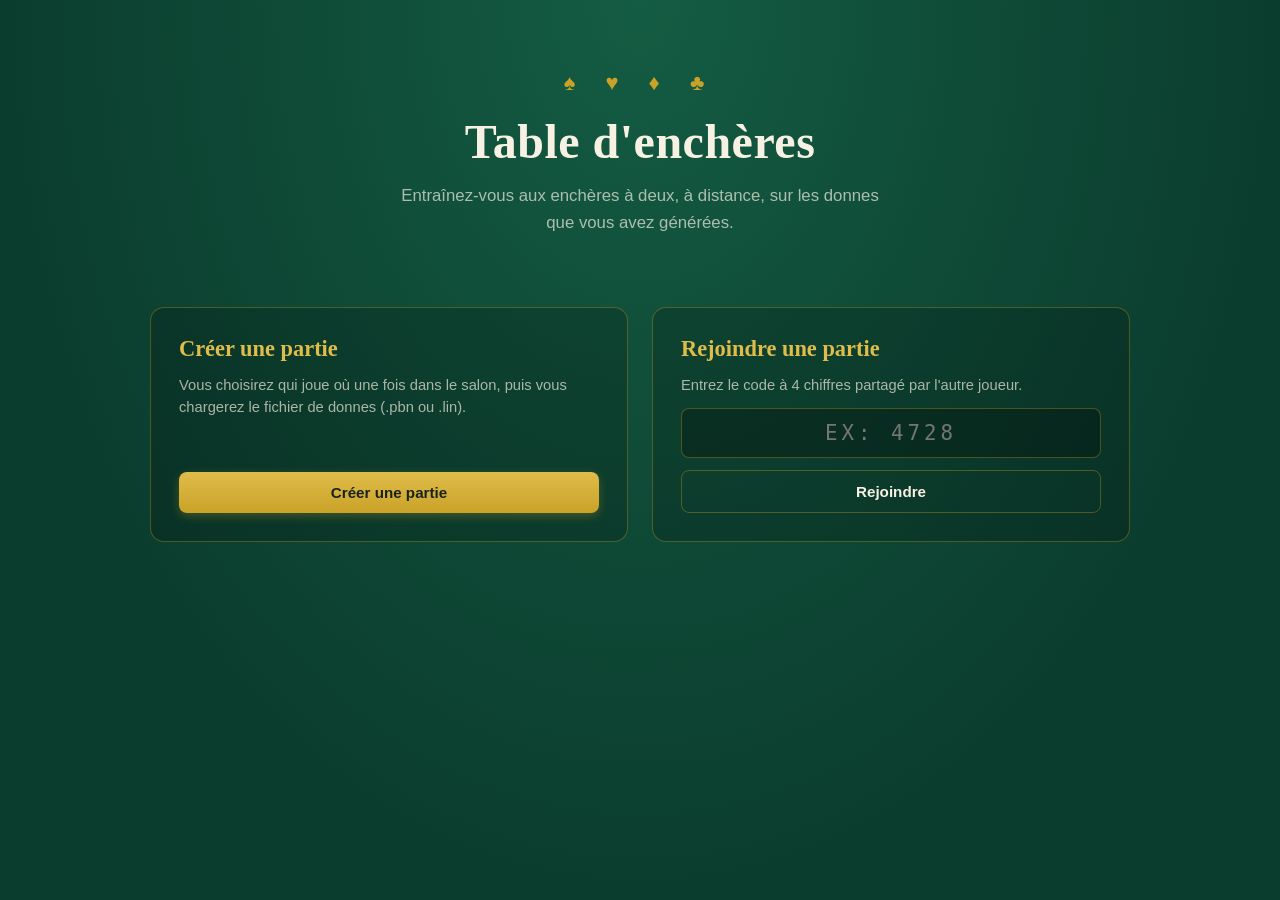
<file: index.html>
<!DOCTYPE html>
<html lang="fr">
<head>
<meta charset="UTF-8">
<meta name="viewport" content="width=device-width, initial-scale=1, viewport-fit=cover">
<meta http-equiv="Content-Security-Policy" content="default-src 'self'; script-src 'self' 'wasm-unsafe-eval' 'unsafe-eval' https://unpkg.com https://js.pusher.com https://cdnjs.cloudflare.com; script-src-attr 'none'; style-src 'self' 'unsafe-inline' https://fonts.googleapis.com; font-src 'self' https://fonts.gstatic.com data:; img-src 'self' data: blob:; connect-src 'self' https://raw.githubusercontent.com https://api-gen-beta.vercel.app https://play-dds-native.vercel.app https://*.peerjs.com wss://*.peerjs.com https://*.pusher.com wss://*.pusher.com; worker-src 'self' blob:; manifest-src 'self'; object-src 'none'; base-uri 'self'; form-action 'self'; frame-src 'none'; upgrade-insecure-requests">
<title>Table d'enchères — Bridge à distance</title>

<!-- PWA : voir manifest.json + sw.js. theme_color/background_color y reprennent le vert
     --felt-deep de l'appli (#0b3d2e), pas une couleur arbitraire, pour rester cohérent
     avec l'identité visuelle existante. -->
<link rel="manifest" href="manifest.json">
<meta name="theme-color" content="#0b3d2e">

<!-- Safari/iOS ne lit pas le manifest pour l'icône ni le mode plein écran : il faut ses
     propres balises dédiées, en plus (pas à la place) du manifest standard ci-dessus. -->
<meta name="apple-mobile-web-app-capable" content="yes">
<meta name="apple-mobile-web-app-status-bar-style" content="black-translucent">
<meta name="apple-mobile-web-app-title" content="Enchères">
<link rel="apple-touch-icon" href="icons/apple-icon-180.png">

<!-- Connexions critiques du bouton « Créer une partie » : ouvrir DNS/TLS en avance
     sans déclencher de requête applicative ni réveiller inutilement l'API. -->
<link rel="preconnect" href="https://api-gen-beta.vercel.app" crossorigin>
<link rel="dns-prefetch" href="//api-gen-beta.vercel.app">
<!-- DDS statistique : deux lanes natives utilisées en priorité en production. -->
<link rel="preconnect" href="https://play-dds-native.vercel.app" crossorigin>
<link rel="dns-prefetch" href="//play-dds-native.vercel.app">
<link rel="preconnect" href="https://0.peerjs.com" crossorigin>
<link rel="dns-prefetch" href="//0.peerjs.com">

<link rel="stylesheet" href="styles.css">
</head>
<body class="on-landing-screen">

<div id="connectionBar" class="connection-bar">
    <span id="connectionStatus" class="connection-status" role="status" aria-live="polite" aria-atomic="true">⚪ Pas encore connecté</span>
    <button type="button" id="reconnectBtn" class="btn btn-primary btn-small" style="display:none;" data-ui-click="reconnect">🔌 Se reconnecter</button>
    <!-- Masqué par défaut : inutile (et non fonctionnel, personne à qui parler) tant qu'on
         est sur l'écran d'accueil, pas encore dans un salon/une partie. Affiché/masqué
         ensuite depuis showScreen() dans app.js selon l'écran courant. -->
    <button type="button" id="chatToggleBtn" class="debug-toggle-btn" style="display:none;" data-ui-click="scroll-chat" aria-label="Aller au chat" aria-controls="chatPanel" aria-expanded="true">💬<span id="chatUnreadBadge" class="chat-unread-badge" style="display:none;" aria-hidden="true"></span></button>
    <!-- Masqué pour l'instant (voir échange avec Guillaume) : le panneau et toute sa
         logique (pushDebugLog, uiToggleDebugPanel, testTurnConnectivity...) restent
         intacts, il suffit de retirer ce commentaire et le style pour le réactiver. -->
    <!-- <button type="button" class="debug-toggle-btn" data-ui-click="toggle-debug">🐞</button> -->
</div>

<!-- Chat écrit entre tous les participants (voir uiSendChatMessage/handlePeerData dans
     app.js) : panneau flottant par défaut (salon, accueil) — sauf en pleine partie, où il
     rejoint le flux normal de la page tout en bas (voir dockChatIntoGameScreen dans app.js
     et échange avec Guillaume : sur mobile, le panneau flottant recouvrait la boîte
     d'enchères, pile la zone où il faut pouvoir taper à tout moment). -->
<div id="chatPanel" class="chat-panel" style="display:none;" role="region" aria-label="Chat">
    <div class="chat-panel-header">
        <span>💬 Chat</span>
    </div>
    <div id="roomBoard" class="room-board"></div>
    <div id="chatMessages" class="chat-messages"></div>
    <div class="chat-input-row">
        <input type="text" id="chatInput" class="chat-input" maxlength="500" placeholder="Écrire un message…" data-ui-keydown="chat">
        <button type="button" class="btn btn-primary btn-small" data-ui-click="send-chat">Envoyer</button>
    </div>
</div>

<!-- Bannières PWA : invite à l'installation iOS, hors-ligne. La mise à jour, elle, n'a plus
     de bannière : elle s'applique automatiquement dès qu'aucune salle n'est active (voir
     tryAutoApplyUpdate dans app.js — échange avec Guillaume, qui préfère que ça se fasse
     tout seul plutôt que de devoir cliquer "Recharger"). Un seul gestionnaire par bannière
     restante dans app.js (iosInstallBanner / offlineBanner) ; masquées par défaut,
     affichées/masquées en JS selon le contexte (voir initIosInstallHint,
     initOfflineHandling). -->
<div id="iosInstallBanner" class="pwa-banner" style="display:none;">
    <span>📲 Sur iPhone : appuyez sur <strong>Partager</strong> puis <strong>Sur l'écran d'accueil</strong> pour installer l'appli.</span>
    <button type="button" class="btn btn-secondary btn-small" data-ui-click="dismiss-ios-install">Fermer</button>
</div>

<div id="offlineBanner" class="pwa-banner pwa-banner-warning" style="display:none;">
    ⚠️ Hors-ligne : impossible de créer ou rejoindre une partie tant que la connexion n'est pas revenue.
</div>

<div id="debugPanel" class="debug-panel" style="display:none;">
    <div class="debug-panel-header">
        <span>Journal de diagnostic</span>
        <div>
            <button type="button" class="btn btn-secondary btn-small" data-ui-click="test-turn">Tester TURN</button>
            <button type="button" class="btn btn-secondary btn-small" data-ui-click="copy-debug">Copier</button>
            <button type="button" class="btn btn-secondary btn-small" data-ui-click="toggle-debug">Fermer</button>
        </div>
    </div>
    <pre id="debugLogContent" class="debug-log-content"></pre>
</div>

<div class="app-container">
    <!-- Voir échange avec Guillaume : affiché dès qu'on clique "Créer" ou "Rejoindre",
         pour que le joueur comprenne que ça travaille et évite de cliquer partout en
         attendant — masqué dès la connexion établie (ou en cas d'erreur, voir
         showConnectingOverlay/hideConnectingOverlay dans app.js). -->
    <div id="connectingOverlay" class="connecting-overlay" style="display:none;">
        <div class="connecting-spinner"></div>
        <p id="connectingOverlayText" role="status" aria-live="polite" aria-atomic="true">Connexion en cours…</p>
    </div>

    <!-- Voir échange avec Guillaume : affiché juste avant de rejoindre une salle (bouton
         "Rejoindre", ou lien direct ?room=XXXX) si aucun pseudo n'est encore enregistré sur
         cet appareil — pour ne pas voir "Invité" traîner dans le relevé d'enchères et le
         chat, notamment pour quelqu'un qui arrive directement en cours de partie (reprise
         cloud) sans jamais passer par le salon, où ce champ existe déjà (myNameInput). -->
    <div id="nicknamePromptOverlay" class="connecting-overlay" style="display:none;">
        <div class="nickname-prompt-card">
            <h2>Quel est votre pseudo ?</h2>
            <p>Il sera visible par les autres joueurs de la partie.</p>
            <!-- Voir échange avec Guillaume : le pseudo mémorisé n'est plus injecté comme
                 valeur sélectionnée. Il est affiché en placeholder grisé : valider sans
                 rien taper reprend ce pseudo, tandis que la toute première lettre saisie
                 écrit directement un nouveau pseudo sans avoir à effacer l'ancien.
                 Les suggestions/corrections automatiques du clavier sont aussi désactivées
                 autant que le permet le navigateur mobile. -->
            <label for="nicknamePromptInput" class="visually-hidden">Votre pseudo</label>
            <input type="text" id="nicknamePromptInput" class="name-input" maxlength="20" enterkeyhint="go" data-ui-keydown="nickname" autocomplete="off" autocorrect="off" autocapitalize="words" spellcheck="false">
            <button type="button" class="btn btn-primary" data-ui-click="confirm-nickname">Rejoindre</button>
        </div>
    </div>

    <!-- Écran d'accueil -->
    <section id="screen-landing" class="screen">
        <div class="felt-hero">
            <div class="hero-suits">♠ ♥ ♦ ♣</div>
            <h1>Table d'enchères</h1>
            <p class="tagline">Entraînez-vous aux enchères à deux, à distance, sur les donnes que vous avez générées.</p>
        </div>

        <!-- Voir échange avec Guillaume (session du 23 juillet — persistance localStorage,
             étendu session du 8 août en "multi room") : une entrée par partie hébergée par
             CET appareil et encore récupérable (voir checkForResumableHostSession dans
             app.js) — masquée par défaut, avant les cartes Créer/Rejoindre puisque c'est le
             choix le plus probable dans ce cas. Le contenu de #resumeSessionList est généré
             entièrement en JS (une ligne par salle), rien de statique ici. -->
        <div id="resumeSessionBanner" class="resume-session-banner" style="display:none;">
            <div id="resumeSessionList"></div>
        </div>

        <div class="landing-choices">
            <div class="landing-card">
                <h2>Créer une partie</h2>
                <p>Vous choisirez qui joue où une fois dans le salon, puis vous chargerez le fichier de donnes (.pbn ou .lin).</p>
                <button id="createRoomBtn" class="btn btn-primary" data-ui-click="create-room">Créer une partie</button>
            </div>
            <div class="landing-card">
                <h2>Rejoindre une partie</h2>
                <p>Entrez le code à 4 chiffres partagé par l'autre joueur.</p>
                <input type="text" id="joinCodeInput" class="code-input" placeholder="EX: 4728" maxlength="4" inputmode="numeric" pattern="[0-9]*" autocomplete="one-time-code" autocapitalize="off" autocorrect="off" spellcheck="false" enterkeyhint="go" data-ui-keydown="join-code">
                <!-- Sur téléphone, PLAY active ce pavé numérique maison et rend le champ
                     ci-dessus non éditable : aucun clavier système iOS/Android ne s'ouvre, donc
                     aucune barre AutoFill (clé / carte / adresse) ne peut venir se superposer.
                     Desktop conserve le champ clavier normal. -->
                <div id="mobileRoomCodeKeypad" class="mobile-room-code-keypad" aria-label="Pavé numérique du code de salle">
                    <button type="button" class="mobile-room-code-key" data-ui-click="join-code-digit" data-digit="1">1</button>
                    <button type="button" class="mobile-room-code-key" data-ui-click="join-code-digit" data-digit="2">2</button>
                    <button type="button" class="mobile-room-code-key" data-ui-click="join-code-digit" data-digit="3">3</button>
                    <button type="button" class="mobile-room-code-key" data-ui-click="join-code-digit" data-digit="4">4</button>
                    <button type="button" class="mobile-room-code-key" data-ui-click="join-code-digit" data-digit="5">5</button>
                    <button type="button" class="mobile-room-code-key" data-ui-click="join-code-digit" data-digit="6">6</button>
                    <button type="button" class="mobile-room-code-key" data-ui-click="join-code-digit" data-digit="7">7</button>
                    <button type="button" class="mobile-room-code-key" data-ui-click="join-code-digit" data-digit="8">8</button>
                    <button type="button" class="mobile-room-code-key" data-ui-click="join-code-digit" data-digit="9">9</button>
                    <span class="mobile-room-code-key-spacer" aria-hidden="true"></span>
                    <button type="button" class="mobile-room-code-key" data-ui-click="join-code-digit" data-digit="0">0</button>
                    <button type="button" class="mobile-room-code-key mobile-room-code-key-backspace" data-ui-click="join-code-backspace" aria-label="Effacer le dernier chiffre">⌫</button>
                </div>
                <!-- ontouchstart : ferme le clavier virtuel DÈS le début du tap sur ce bouton plutôt
                     qu'au clic — sur mobile, avec le clavier encore ouvert, le premier tap sert
                     souvent juste à le fermer (le navigateur avale le clic), d'où le "il faut
                     appuyer 2 fois" remonté par Guillaume. Fermer le clavier plus tôt, dès le
                     contact, laisse le second temps du même geste (touchend/click) s'exécuter
                     normalement. Sans effet indésirable au clavier/souris (pas d'événement touch). -->
                <button id="joinRoomBtn" class="btn btn-secondary" data-ui-touchstart="blur-active" data-ui-click="join-room">Rejoindre</button>
            </div>
        </div>
        <div id="landingError" class="error-banner" style="display:none;"></div>

        <!-- Affiché uniquement sur iOS (voir initIosLockScreenWarning dans app.js) : Safari
             suspend WebRTC quand l'app passe en arrière-plan ou que l'écran se verrouille —
             une vraie limitation d'iOS, pas un bug de l'appli. -->
        <div id="iosLockScreenWarning" class="pwa-inline-note" style="display:none;">
            ⚠️ Sur iPhone/iPad, gardez l'écran allumé et l'appli au premier plan pendant la
            partie : iOS coupe la connexion si vous verrouillez l'écran ou changez d'appli.
            <button type="button" class="btn btn-secondary btn-small" data-ui-click="dismiss-ios-lock">Compris</button>
        </div>
    </section>

    <!-- Salon d'attente (commun à l'hôte et aux invités) -->
    <section id="screen-lobby" class="screen" style="display:none;">
        <div class="lobby-header-row">
            <h2>Salon d'attente <span id="lobbyRoomCodeInline" class="lobby-room-code-inline"></span></h2>
            <!-- Voir échange avec Guillaume ("bouton retour accueil, positionnement") :
                 pas dans la barre de connexion persistante (visible même sur l'écran
                 d'accueil, où il n'a pas lieu d'être) — seulement une fois dans un salon
                 ou une partie, en haut à droite sur la même ligne que le titre. -->
            <!-- Voir échange avec Guillaume ("l'icône maison devrait être plus à droite,
                 plus proche de la coccinelle") : regroupés dans .lobby-header-actions —
                 sans ce conteneur, .lobby-header-row (justify-content:space-between, voir
                 styles.css) traitait les 3 enfants individuellement et étalait le bouton
                 maison au milieu, entre le titre et la coccinelle, au lieu de le coller à
                 elle. -->
            <div class="lobby-header-actions">
                <a href="index.html" class="btn btn-secondary btn-small app-home-btn" title="Retour à l'accueil" aria-label="Retour à l'accueil">🏠</a>
                <button type="button" class="btn btn-secondary btn-small" data-ui-click="report-bug" title="Signaler un bug" aria-label="Signaler un bug">🐞</button>
            </div>
        </div>

        <div id="lobbyRoomCodeBlock" style="display:none;">
            <input type="text" id="shareLinkInput" class="visually-hidden" readonly tabindex="-1" aria-hidden="true">
            <button id="copyShareLinkBtn" class="btn btn-primary" data-ui-click="copy-share-link">🔗 Copier lien de connexion</button>
        </div>

        <div class="form-group form-group-name">
            <label for="myNameInput">Votre pseudo</label>
            <div class="name-input-row">
                <input type="text" id="myNameInput" class="name-input" maxlength="20" data-ui-input="update-my-name" data-ui-blur="my-name" data-ui-select-on-focus="true">
            </div>
            <!-- Voir échange avec Guillaume ("Votre pseudo devrait être centré au-dessus
                 du formulaire, c'est le cas pour l'invité mais pas pour l'hôte") : sortis
                 de .name-input-row, qui ne contient plus QUE le champ — sans ça, cette
                 colonne partageait la ligne centrée avec le champ pseudo, décalant tout le
                 groupe (donc le champ lui-même) hors du centre dès qu'un de ses deux
                 contrôles apparaissait, uniquement côté hôte. Sa propre ligne, centrée elle
                 aussi mais indépendamment, garde le champ pseudo pile centré dans les deux
                 cas. -->
            <div class="host-controls-row">
                <!-- Bouton de transfert et réglages robots regroupés dans cette
                     colonne, pour que le second reste toujours ALIGNÉ SOUS le premier (même
                     bord gauche), plutôt que chacun centré indépendamment sur sa propre
                     ligne. -->
                <div class="host-controls-column">
                    <!-- Un seul bouton, ici, plutôt qu'un par participant dans la liste (voir
                         échange avec Guillaume) : ouvre un menu déroulant listant les
                         participants à qui transférer. Masqué par défaut — affiché par
                         renderHostTransferWidget() dans app.js uniquement pour l'hôte, dans le
                         salon, quand au moins un autre participant est connecté. -->
                    <div id="hostTransferWidget" class="host-transfer-widget" style="display:none;">
                        <button type="button" id="hostTransferToggleBtn" class="btn btn-secondary btn-small" data-ui-click="toggle-transfer-menu" aria-controls="transferMenu" aria-expanded="false">👑 Transférer l'hôte ▾</button>
                        <div id="transferMenu" class="transfer-menu" style="display:none;"></div>
                    </div>
                    <!-- Configurable uniquement ici, dans le salon, avant de lancer la
                         session — pas modifiable en cours de partie. Interrupteur façon iOS
                         plutôt qu'une case à cocher classique (voir .ios-switch dans
                         styles.css). Visibilité pilotée comme hostSetupPanel (host
                         uniquement, voir enterLobbyScreen dans app.js). -->
                    <div class="host-robot-options-row">
                        <div id="hostRobotModeGroup" class="form-group-checkbox form-group-checkbox-left" style="display:none;">
                            <label class="ios-switch-label">
                                <span>🤖 Robots actifs</span>
                                <span class="ios-switch">
                                    <input type="checkbox" id="robotBiddingModeCheckbox" data-ui-change="robot-mode">
                                    <span class="ios-switch-track"><span class="ios-switch-thumb"></span></span>
                                </span>
                            </label>
                        </div>
                        <div id="hostShortNtModeGroup" class="form-group-checkbox form-group-checkbox-left host-short-nt-option" style="display:none;">
                            <label class="checkbox-label host-short-nt-label">
                                <input type="checkbox" id="robotShortNtModeCheckbox" data-ui-change="robot-short-nt">
                                <span>1SA faible (12-14H)</span>
                            </label>
                        </div>
                    </div>
                    <div id="hostRobotEngineGroup" class="robot-engine-group" style="display:none;">
                        <label for="robotEngineSelect">Moteur d'enchères</label>
                        <select id="robotEngineSelect" data-ui-change="robot-engine" aria-label="Moteur d'enchères des robots">
                            <option value="pons">PONS v2.61</option>
                            <option value="brl-sl">BRL-SL — recommandé (style WBridge5)</option>
                            <option value="brl-rl-fsp" disabled>BRL-RL-FSP — désactivé (expérimental self-play)</option>
                        </select>
                    </div>
                </div>
            </div>
        </div>

        <div class="lobby-body">
            <div class="lobby-participants">
                <h3>👁 Kibbitz</h3>
                <!-- Voir échange avec Guillaume : cette liste EST la liste kibbitz — qui
                     arrive est kibbitz par défaut, et le reste jusqu'à ce que l'hôte lui
                     assigne un siège (voir renderParticipantsList dans app.js, qui filtre
                     désormais aux seuls participants sans siège). Glissable vers une case
                     de siège (voir uiDragStartParticipant sur chaque <li>), et zone de
                     dépôt réciproque pour en faire redescendre quelqu'un de la table
                     (voir uiDropOnKibitz) — même mécanique que le glisser-déposer déjà en
                     place sur la grille des sièges. -->
                <ul id="participantsList" class="participants-list" data-ui-dragover="allow-drop" data-ui-dragenter="drop-target" data-ui-dragleave="drop-target" data-ui-drop="kibitz"></ul>
                <!-- Statut du transfert d'hôte (voir uiTransferHost/showHostTransferStatus dans
                     app.js) : masqué par défaut, affiché seulement pendant/après une tentative. -->
                <div id="hostTransferStatus" class="error-banner" style="display:none;"></div>
            </div>
            <div class="lobby-table">
                <div id="seatAssignmentGrid" class="seat-assignment-grid"></div>
            </div>
        </div>

        <div id="ponsBuildBadge" style="max-width:980px;margin:6px auto;font:700 12px Segoe UI;color:#d9b84c;">MOTEURS ROBOTS : PONS BIG v2.61 + BRL-SL (RL-FSP désactivé)</div>
        <div id="ponsEngineStatus" class="wbridge-status is-offline">🧠 PONS : prêt à charger au besoin</div>

        <div id="hostSetupPanel" class="host-setup-panel" style="display:none;">
            <h3>Charger les donnes</h3>
            <div class="form-group">
                <label>Importer un fichier .pbn ou .lin</label>
                <div class="file-picker">
                    <label for="dealFileInput" class="btn btn-secondary btn-small file-picker-btn">📁 Choisir un fichier</label>
                    <span id="dealFileNameDisplay" class="file-picker-name">Aucun fichier choisi</span>
                    <input type="file" id="dealFileInput" accept=".pbn,.lin,text/plain" class="visually-hidden">
                </div>
                <!-- Voir échange avec Guillaume (session du 23 juillet) : sous le bouton
                     "Choisir un fichier", aligné à gauche (pas centré comme avant) — reste
                     pertinent pour la bibliothèque de donnes juste en dessous (voir
                     dealLibraryGroup), toutes deux étant des sources IMPORTÉES, contrairement
                     à la génération aléatoire plus bas qui n'a pas d'ordre "d'origine". -->
                <div class="form-group-checkbox form-group-checkbox-left">
                    <label class="checkbox-label">
                        <input type="checkbox" id="randomizeDealsToggle" data-ui-change="randomize-deals">
                        🔀 Ordre aléatoire des donnes
                    </label>
                </div>
            </div>
            <div id="dealLibraryGroup" class="form-group" style="display:none;">
                <div class="form-group-divider">ou</div>
                <label for="dealLibrarySelect">Utiliser la bibliothèque de donnes</label>
                <select id="dealLibrarySelect" class="deal-library-select" data-ui-change="deal-library">
                    <option value="">— Choisir une donne —</option>
                </select>
            </div>
            <div class="form-group">
                <div class="form-group-divider">ou</div>
                <label for="randomDealCount">Donnes aléatoires</label>
                <!-- Voir échange avec Guillaume : mélange direct dans le navigateur (même
                     algorithme que gen/generator.js), avec une seule contrainte — dans
                     toute ligne occupée par 2 humains distincts, au moins l'un des deux a
                     12H+ (voir dealSatisfiesHumanLineConstraint dans app.js). Le double
                     mort de chaque donne est calculé en arrière-plan dès la génération
                     (voir kickOffBackgroundDD), pour que le PAR soit prêt à s'afficher en
                     fin de donne sans attente perceptible. -->
                <!-- Voir échange avec Guillaume (session du 23 juillet) : "Contraintes
                     avancées" reste sur la même ligne que la case du nombre de donnes ; seul
                     "Générer" passe en dessous, sur sa propre ligne. -->
                <div class="random-deal-controls">
                    <div class="random-deal-count-row">
                        <input type="number" id="randomDealCount" class="random-deal-count-input" min="1" max="40" value="8" data-ui-select-on-focus>
                        <button type="button" class="btn btn-secondary btn-small random-deal-constraints-toggle" data-ui-click="toggle-random-constraints" id="randomDealConstraintsToggle" aria-controls="randomDealConstraintsPanel" aria-expanded="false">
                            ⚙️ Contraintes avancées
                        </button>
                    </div>
                    <button type="button" class="btn btn-secondary btn-small" data-ui-click="generate-random-deals">🎲 Générer</button>
                </div>
                <!-- Contraintes optionnelles (voir échange avec Guillaume) : fourchette de
                     points H par siège, fourchette de points combinés par ligne (NS/EO), et
                     longueur minimale dans une couleur par siège. Repliée par défaut pour ne
                     pas alourdir le cas courant (aucune contrainte) — voir
                     uiToggleRandomDealConstraints. Toujours cumulée avec la contrainte fixe
                     existante (12H+ dans toute ligne à 2 humains, voir
                     dealSatisfiesHumanLineConstraint dans app.js). -->
                <div id="randomDealConstraintsPanel" class="random-deal-constraints" style="display:none;" data-ui-input="constraints-stale" data-ui-change="constraints-stale">
                    <table class="constraints-table">
                        <thead>
                            <tr><th></th><th>H min</th><th>H max</th><th>Couleur</th><th>Long. min</th></tr>
                        </thead>
                        <tbody>
                            <tr>
                                <td>Nord</td>
                                <td><input type="number" id="rdc-N-hcpMin" min="0" max="40" placeholder="—"></td>
                                <td><input type="number" id="rdc-N-hcpMax" min="0" max="40" placeholder="—"></td>
                                <td>
                                    <select id="rdc-N-suit"><option value="">—</option><option value="S">♠</option><option value="H">♥</option><option value="D">♦</option><option value="C">♣</option></select>
                                </td>
                                <td><input type="number" id="rdc-N-suitLen" min="0" max="13" placeholder="—"></td>
                            </tr>
                            <tr>
                                <td>Est</td>
                                <td><input type="number" id="rdc-E-hcpMin" min="0" max="40" placeholder="—"></td>
                                <td><input type="number" id="rdc-E-hcpMax" min="0" max="40" placeholder="—"></td>
                                <td>
                                    <select id="rdc-E-suit"><option value="">—</option><option value="S">♠</option><option value="H">♥</option><option value="D">♦</option><option value="C">♣</option></select>
                                </td>
                                <td><input type="number" id="rdc-E-suitLen" min="0" max="13" placeholder="—"></td>
                            </tr>
                            <tr>
                                <td>Sud</td>
                                <td><input type="number" id="rdc-S-hcpMin" min="0" max="40" placeholder="—"></td>
                                <td><input type="number" id="rdc-S-hcpMax" min="0" max="40" placeholder="—"></td>
                                <td>
                                    <select id="rdc-S-suit"><option value="">—</option><option value="S">♠</option><option value="H">♥</option><option value="D">♦</option><option value="C">♣</option></select>
                                </td>
                                <td><input type="number" id="rdc-S-suitLen" min="0" max="13" placeholder="—"></td>
                            </tr>
                            <tr>
                                <td>Ouest</td>
                                <td><input type="number" id="rdc-W-hcpMin" min="0" max="40" placeholder="—"></td>
                                <td><input type="number" id="rdc-W-hcpMax" min="0" max="40" placeholder="—"></td>
                                <td>
                                    <select id="rdc-W-suit"><option value="">—</option><option value="S">♠</option><option value="H">♥</option><option value="D">♦</option><option value="C">♣</option></select>
                                </td>
                                <td><input type="number" id="rdc-W-suitLen" min="0" max="13" placeholder="—"></td>
                            </tr>
                        </tbody>
                    </table>
                    <table class="constraints-table">
                        <thead>
                            <tr><th></th><th>H min (ligne)</th><th>H max (ligne)</th></tr>
                        </thead>
                        <tbody>
                            <tr>
                                <td>Nord-Sud</td>
                                <td><input type="number" id="rdc-NS-hcpMin" min="0" max="40" placeholder="—" data-ui-input="mirror-hcp" data-ui-mirror-id="rdc-NS-hcpMin"></td>
                                <td><input type="number" id="rdc-NS-hcpMax" min="0" max="40" placeholder="—" data-ui-input="mirror-hcp" data-ui-mirror-id="rdc-NS-hcpMax"></td>
                            </tr>
                            <tr>
                                <td>Est-Ouest</td>
                                <td><input type="number" id="rdc-EW-hcpMin" min="0" max="40" placeholder="—" data-ui-input="mirror-hcp" data-ui-mirror-id="rdc-EW-hcpMin"></td>
                                <td><input type="number" id="rdc-EW-hcpMax" min="0" max="40" placeholder="—" data-ui-input="mirror-hcp" data-ui-mirror-id="rdc-EW-hcpMax"></td>
                            </tr>
                        </tbody>
                    </table>
                </div>
            </div>
            <div id="hostSetupError" class="error-banner" style="display:none;"></div>
            <div id="ponsFailureDiagnostic" class="pons-failure-diagnostic" style="display:none;">
                <div class="pons-failure-diagnostic-title">Diagnostic PONS mobile</div>
                <textarea id="ponsFailureDiagnosticText" class="pons-failure-diagnostic-text" readonly aria-label="Diagnostic de chargement PONS"></textarea>
                <div class="pons-failure-diagnostic-actions">
                    <button type="button" class="btn btn-secondary btn-small" data-ui-click="retry-pons">↻ Réessayer PONS</button>
                    <button type="button" class="btn btn-secondary btn-small" data-ui-click="copy-pons-diagnostic">📋 Copier diagnostic</button>
                </div>
            </div>
            <!-- Voir échange avec Guillaume (session du 23 juillet) : toujours visible, au
                 même endroit — rouge ("is-empty", voir styles.css) tant qu'aucune donne
                 n'est prête, vert une fois chargée ou générée (voir setDealStatusEmpty /
                 setDealStatusReady dans app.js). Le bouton Prévisualiser n'a de sens que
                 dans le second cas, masqué par défaut. -->
            <div id="dealFileInfo" class="deal-file-info is-empty">
                <span id="dealFileInfoText">Veuillez charger ou générer des donnes</span>
                <button type="button" id="dealPreviewBtn" class="btn btn-secondary btn-small" style="display:none;" data-ui-click="preview-deals">👁 Prévisualiser</button>
            </div>
            <div class="start-game-row">
                <button id="startGameBtn" class="btn btn-success" data-ui-click="start-game" disabled>Commencer la partie</button>
            </div>
        </div>

        <div id="guestWaitingNote" class="waiting-status" style="display:none;">⏳ En attente que l'hôte lance la partie...</div>
    </section>

    <!-- Écran de jeu -->
    <section id="screen-game" class="screen" style="display:none;">
        <div class="game-header">
            <div class="board-info">
                <div class="board-nav-row">
                    <button id="prevBoardBtn" class="btn btn-secondary btn-small board-nav-btn" data-ui-click="prev-board" title="Donne précédente" aria-label="Donne précédente">◀</button>
                    <span id="boardNumberLabel" class="board-number-label"></span>
                    <button id="skipNextBoardBtn" class="btn btn-secondary btn-small board-nav-btn" data-ui-click="skip-next-board" title="Donne suivante" aria-label="Donne suivante">▶</button>
                    <!-- Voir échange avec Guillaume (session asynchrone à deux) : saute
                         directement à la première donne où c'est mon tour d'enchérir —
                         utile pour reprendre une session jouée en différé sans avoir à
                         repasser une par une par toutes les donnes déjà closes de mon côté.
                         Réservé à l'hôte, même règle que les flèches ◀▶ voisines. -->
                    <button id="fastForwardBoardBtn" type="button" class="btn btn-secondary btn-small board-nav-btn" data-ui-click="fast-forward" title="Avancer jusqu'à mon prochain tour" aria-label="Avancer jusqu'à mon prochain tour">▶▶</button>
                </div>
                <span id="dealerVulnLabel" class="dealer-vuln-label"></span>
                <div class="game-room-code-row">
                    <span id="gameRoomCodeLabel" class="game-room-code-label"></span>
                    <!-- Voir échange avec Guillaume : réservé à l'hôte (visibilité basculée
                         dans renderGameHeader) — repartager le lien de connexion en pleine
                         partie, utile notamment pour un siège encore en attente d'un
                         partenaire (voir SEAT_PENDING). Réutilise le même lien déjà généré
                         pour le salon (shareLinkInput/uiCopyShareLink), pas de duplication. -->
                    <button type="button" id="gameHeaderCopyLinkBtn" class="btn btn-secondary btn-small room-board-copy-link-btn" style="display:none;" data-ui-click="copy-share-link" title="Copier le lien de connexion à cette salle" aria-label="Copier le lien de connexion à cette salle">🔗</button>
                    <!-- Voir échange avec Guillaume ("à droite du bouton pour copier le
                         lien") : visible pour tout le monde, pas seulement l'hôte,
                         contrairement au bouton de copie de lien juste à gauche. -->
                    <a href="index.html" class="btn btn-secondary btn-small app-home-btn" title="Retour à l'accueil" aria-label="Retour à l'accueil">🏠</a>
                    <!-- Voir échange avec Guillaume ("Report a bug") : petit, juste à droite
                         du bouton maison — pas dans la barre de connexion persistante (déjà
                         écarté pour le bouton maison lui-même, même raison ici). -->
                    <button type="button" class="btn btn-secondary btn-small" data-ui-click="report-bug" title="Signaler un bug" aria-label="Signaler un bug">🐞</button>
                </div>
            </div>
            <!-- Voir échange avec Guillaume (session du 8 août — réorganisation des
                 boutons) : 2 groupes désormais, pour un rendu en 2 lignes distinctes en
                 desktop (voir .game-actions-row1/row2 dans styles.css) — ligne 1 : les
                 actions courantes (vue d'ensemble/undo/recommencer/export), ligne 2 :
                 les actions d'organisation de la table (rotation/sièges). En mobile,
                 ces 2 groupes redeviennent transparents (display:contents, voir la media
                 query 760px) pour ne pas perturber le flex-wrap existant, qui gérait déjà
                 bien le débordement sur petit écran. -->
            <div class="game-actions">
                <div class="game-actions-row1">
                    <!-- Voir échange avec Guillaume (session asynchrone à deux) : accessible à
                         tout le monde (pas réservé à l'hôte, contrairement aux boutons
                         suivants) — utile pour se repérer d'un coup d'œil dans une session
                         jouée à son rythme sur plusieurs jours, sans avoir à naviguer donne
                         par donne pour savoir où en est chacune. -->
                    <button id="boardOverviewBtn" type="button" class="btn btn-secondary btn-small" data-ui-click="open-board-overview"><span class="btn-label-full">📋 Vue d'ensemble</span><span class="btn-label-short">📋 Donnes</span></button>
                    <button id="requestUndoBtn" class="btn btn-secondary btn-small" data-ui-click="request-undo"><span class="btn-label-full">↩️ Demander un undo</span><span class="btn-label-short">↩️ Undo</span></button>
                    <button id="resetAuctionBtn" class="btn btn-secondary btn-small" data-ui-click="reset-auction"><span class="btn-label-full">↺ Recommencer l'enchère</span><span class="btn-label-short">↺ Recommencer</span></button>
                    <button id="allPassBtn" type="button" class="btn btn-secondary btn-small" style="visibility:hidden; pointer-events:none;" data-ui-click="all-pass"><span class="btn-label-full">⏩ All Pass</span><span class="btn-label-short">⏩ All Pass</span></button>
                </div>
                <div class="game-actions-row2">
                    <!-- Réservé à l'hôte (voir updateBoardControlVisibility) : voir échange avec
                         Guillaume — rotation des sièges à 90° dans le sens horaire (N->E->S->O->N),
                         utilisable à tout moment y compris en pleine enchère. Les mains restent
                         fixées par position (N/E/S/O), donc ça change qui joue quelle main à cet
                         instant précis, pas les cartes elles-mêmes ni l'historique déjà enchéri. -->
                    <button id="rotateSeatsBtn" type="button" class="btn btn-secondary btn-small" style="visibility:hidden; pointer-events:none;" data-ui-click="rotate-seats"><span class="btn-label-full">🔄 Rotation 90°</span><span class="btn-label-short">🔄 Rotation</span></button>
                    <!-- Voir échange avec Guillaume (session du 24 juillet) : déplacé ici depuis
                         hand-display-options — regroupé avec les autres actions réservées à
                         l'hôte plutôt qu'isolé près des options d'affichage. Réservé à l'hôte —
                         visibilité pilotée dans updateBoardControlVisibility, même traitement
                         que "Rotation" juste au-dessus. -->
                    <button id="seatReorgBtn" type="button" class="btn btn-secondary btn-small" style="visibility:hidden; pointer-events:none;" data-ui-click="open-seat-reorg"><span class="btn-label-full">🪑 Réorganiser les sièges</span><span class="btn-label-short">🪑 Sièges</span></button>
                    <!-- Export de session déplacé ici : 3e bouton de la 2e ligne, après Rotation et Réorganiser. -->
                    <button id="exportSessionBtn" type="button" class="btn btn-secondary btn-small" style="display:none;" data-ui-click="export-session-pbn"><span class="btn-label-full">📦 Exporter la session</span><span class="btn-label-short">📦 Session</span></button>
                </div>
                <span id="undoStatusText" class="undo-status-text" role="status" aria-live="polite" aria-atomic="true"></span>
            </div>
        </div>

        <div id="reconnectionBanner" class="reconnection-banner" style="display:none;"></div>

        <!-- Voir échange avec Guillaume : la refonte "plein espace + colonne latérale" n'a
             pas convaincu, revenue à la disposition d'origine. game-content-row englobe
             game-body ET le panneau de chat quand il est ancré (voir dockChatIntoScreen
             dans app.js) — le chat rejoint alors une 3ème colonne à droite plutôt que de
             s'empiler en dessous. -->

        <!-- Voir échange avec Guillaume : bascule des options (Notation FR/HCP/K&R/Voir les
             4 mains) d'une colonne à gauche vers une ligne horizontale au-dessus — libère le
             panneau de gauche pour la disposition en croix des 4 mains, qui a besoin de
             largeur plutôt que de hauteur. -->
        <div class="hand-display-options">
            <div class="hand-display-options-left">
                <button id="frenchRanksToggleBtn" type="button" class="btn btn-secondary btn-small hand-option-btn" data-ui-click="toggle-french-ranks" aria-pressed="false"><span class="btn-label-full">Notation FR (R D V X)</span><span class="btn-label-short">FR</span></button>
                <button id="hcpToggleBtn" type="button" class="btn btn-secondary btn-small hand-option-btn" data-ui-click="toggle-hcp" aria-pressed="false"><span class="btn-label-full">Afficher HCP</span><span class="btn-label-short">HCP</span></button>
                <button id="krToggleBtn" type="button" class="btn btn-secondary btn-small hand-option-btn" data-ui-click="toggle-kr" aria-pressed="false"><span class="btn-label-full">Afficher Kaplan-Rubens</span><span class="btn-label-short">K&amp;R</span></button>
                <button id="hostSeeAllHandsBtn" type="button" class="btn btn-secondary btn-small hand-option-btn" style="display:none;" data-ui-click="toggle-all-hands" title="Réservé à vous : ne change rien pour les autres joueurs" aria-pressed="false"><span class="btn-label-full">👁 Voir les 4 mains</span><span class="btn-label-short">👁 4 mains</span></button>

            </div>
            <!-- En desktop, Bandeau et Noms restent groupés dans la colonne centrale,
                 Bandeau immédiatement à gauche de Noms. Sur mobile, le wrapper disparaît
                 visuellement (display:contents) afin que toutes les options restent sur la
                 même ligne horizontale, dans le même ordre. -->
            <div class="hand-display-options-right">
                <button id="handStripToggleBtn" type="button" class="btn btn-secondary btn-small hand-option-btn" data-ui-click="toggle-hand-strip" aria-pressed="false" title="Afficher votre main sur une seule ligne"><span class="btn-label-full">Affichage bandeau</span><span class="btn-label-short">Bandeau</span></button>
                <button id="ledgerNamesToggleBtn" type="button" class="btn btn-secondary btn-small hand-option-btn" data-ui-click="toggle-ledger-names" aria-pressed="false"><span class="btn-label-full">Noms des joueurs</span><span class="btn-label-short">Noms</span></button>
            </div>
        </div>

        <div class="game-content-row">
            <div class="game-body">
                <div class="hands-panel">
                    <div id="myHandsContainer" class="my-hands-container"></div>
                    <!-- Voir échange avec Guillaume : déplacé depuis le panneau central (auction-panel)
                         vers ici — remplace myHandsContainer plutôt que de cohabiter avec la boîte
                         d'enchères, qui garde ainsi toujours la même taille. -->
                    <div id="allHandsDiagram" class="all-hands-diagram" style="display:none;"></div>
                </div>

                <div class="auction-panel">
                    <div class="auction-scroll-area">
                        <table class="auction-ledger">
                            <thead>
                                <tr id="auctionLedgerHeader"></tr>
                            </thead>
                            <tbody id="auctionLedgerBody"></tbody>

                        </table>

                        <div id="undoAskBanner" class="undo-ask-banner" style="display:none;" role="alert" aria-atomic="true"></div>

                        <div id="auctionViewStack" class="auction-view-stack">
                            <div id="contractResult" class="contract-result" style="display:none;"></div>
                            <div id="auctionBiddingView" class="auction-bidding-view">
                                <div id="biddingBox" class="bidding-box"></div>
                                <div id="turnIndicator" class="turn-indicator" role="status" aria-live="polite" aria-atomic="true"></div>
                            </div>
                        </div>

                        <!-- Le bouton PAR est volontairement APRÈS la pile Enchères/PAR :
                             sa présence réservée à l'hôte ne décale ainsi plus la boîte
                             d'enchères ni l'indicateur « À vous d'enchérir / En attente… ».
                             Il reste aussi visible sous la vue PAR pour pouvoir revenir aux enchères. -->
                        <div id="parBiddingToggleWrap" class="par-bidding-toggle-wrap" style="display:none;">
                            <button id="parBiddingToggleBtn" type="button" class="btn btn-secondary btn-small" data-ui-click="toggle-par">📊 Voir le PAR</button>
                        </div>
                    </div>
                </div>
            </div>
        </div>
    </section>

</div>


<!-- Choix de destination commun aux exports PBN d'une donne et de la session. -->
<div id="exportChoiceModal" class="modal-overlay" style="display:none;" data-ui-click="close-export-choice-backdrop">
    <div class="modal-panel export-choice-panel" role="dialog" aria-modal="true" aria-labelledby="exportChoiceTitle" tabindex="-1">
        <div class="modal-header">
            <h3 id="exportChoiceTitle">Exporter</h3>
            <button type="button" class="btn btn-secondary btn-small" data-ui-click="close-export-choice">Annuler</button>
        </div>
        <div class="export-choice-content">
            <button type="button" class="btn btn-primary export-choice-btn" data-ui-click="export-choice-local" data-modal-initial-focus>💾 Export local</button>
            <button type="button" class="btn btn-secondary export-choice-btn" data-ui-click="export-choice-github">☁️ Export GitHub</button>
        </div>
    </div>
</div>

<div id="dealPreviewModal" class="modal-overlay" style="display:none;" data-ui-click="close-deal-preview-backdrop">
    <div class="modal-panel" role="dialog" aria-modal="true" aria-labelledby="dealPreviewTitle" tabindex="-1">
        <div class="modal-header">
            <h3 id="dealPreviewTitle">Aperçu des donnes</h3>
            <button type="button" class="btn btn-secondary btn-small" data-ui-click="close-deal-preview" data-modal-initial-focus>Fermer ✕</button>
        </div>
        <div id="dealPreviewContent" class="deal-preview-content"></div>
    </div>
</div>

<!-- Voir échange avec Guillaume (session du 24 juillet) : réorganisation complète des
     sièges en cours de partie — même grille en croix que le salon, cliquable pour
     réassigner qui joue où, "Robot" y compris pour remettre un siège en jeu automatique.
     Fonctionne en BROUILLON (voir seatReorgDraft dans app.js) : les changements faits ici
     ne s'appliquent qu'au clic sur "Valider", jamais en direct. Ni "Fermer" ni un clic à
     l'extérieur ne fonctionnent plus (pas de onclick sur l'overlay) — seuls "Valider" et
     "Annuler" peuvent fermer la modale, pour éviter de la fermer par mégarde en pleine
     réorganisation. -->
<div id="seatReorgModal" class="modal-overlay" style="display:none;">
    <div class="modal-panel" role="dialog" aria-modal="true" aria-labelledby="seatReorgTitle" tabindex="-1">
        <div class="modal-header">
            <h3 id="seatReorgTitle">Réorganiser les sièges</h3>
            <div class="modal-header-actions">
                <button type="button" class="btn btn-primary btn-small" data-ui-click="validate-seat-reorg" data-modal-initial-focus>Valider</button>
                <button type="button" class="btn btn-secondary btn-small" data-ui-click="cancel-seat-reorg">Annuler</button>
            </div>
        </div>
        <div class="seat-reorg-content">
            <div id="seatReorgModalGrid" class="seat-assignment-grid"></div>
        </div>
    </div>
</div>

<!-- Voir échange avec Guillaume (session asynchrone à deux — "écran récapitulatif de
     toutes les donnes") : un coup d'œil sur l'état de chaque donne (contrat atteint, passée,
     en attente de qui) sans avoir à les parcourir une par une avec les flèches ◀▶. -->
<div id="boardOverviewModal" class="modal-overlay" style="display:none;" data-ui-click="close-board-overview-backdrop">
    <div class="modal-panel" role="dialog" aria-modal="true" aria-labelledby="boardOverviewTitle" tabindex="-1">
        <div class="modal-header">
            <h3 id="boardOverviewTitle">Vue d'ensemble des donnes</h3>
            <div class="modal-header-actions">
                <button type="button" class="btn btn-secondary btn-small" data-ui-click="close-board-overview" data-modal-initial-focus>Fermer</button>
            </div>
        </div>
        <div id="boardOverviewList" class="board-overview-list"></div>
    </div>
</div>

<!-- Le shell d'accueil reste volontairement léger : PeerJS est chargé par
     peer-connection.js seulement au premier Create/Join ; Pusher par realtime-updates.js
     seulement lorsqu'une salle a réellement une capacité cloud. L'ancien bidding-engine
     (~519 ko) n'est plus chargé dans le navigateur : l'UI ne conservait que son calcul HCP,
     désormais minuscule dans app.js, et PONS utilise son fallback canonique v1. -->
<script defer src="bidding-rules.js"></script>
<script defer src="brl/brl-engine.js"></script>
<!-- PONS v2.61(9) reste chargé strictement à la demande, dans le même ordre interne. -->
<script defer src="deal-parser.js"></script>
<script defer src="peer-connection.js"></script>
<script defer src="session-storage.js"></script>
<script defer src="realtime-updates.js"></script>
<!-- Calcul statistique 100 % navigateur/GitHub Pages : modules purs chargés avant app.js. -->
<script defer src="dealer-par.js"></script>
<script defer src="statistical-par.js"></script>
<script defer src="app.js"></script>
<script defer src="statistical-par-runtime-patch.js"></script>
<script defer src="ui-events.js"></script>
</body>
</html>
</file>
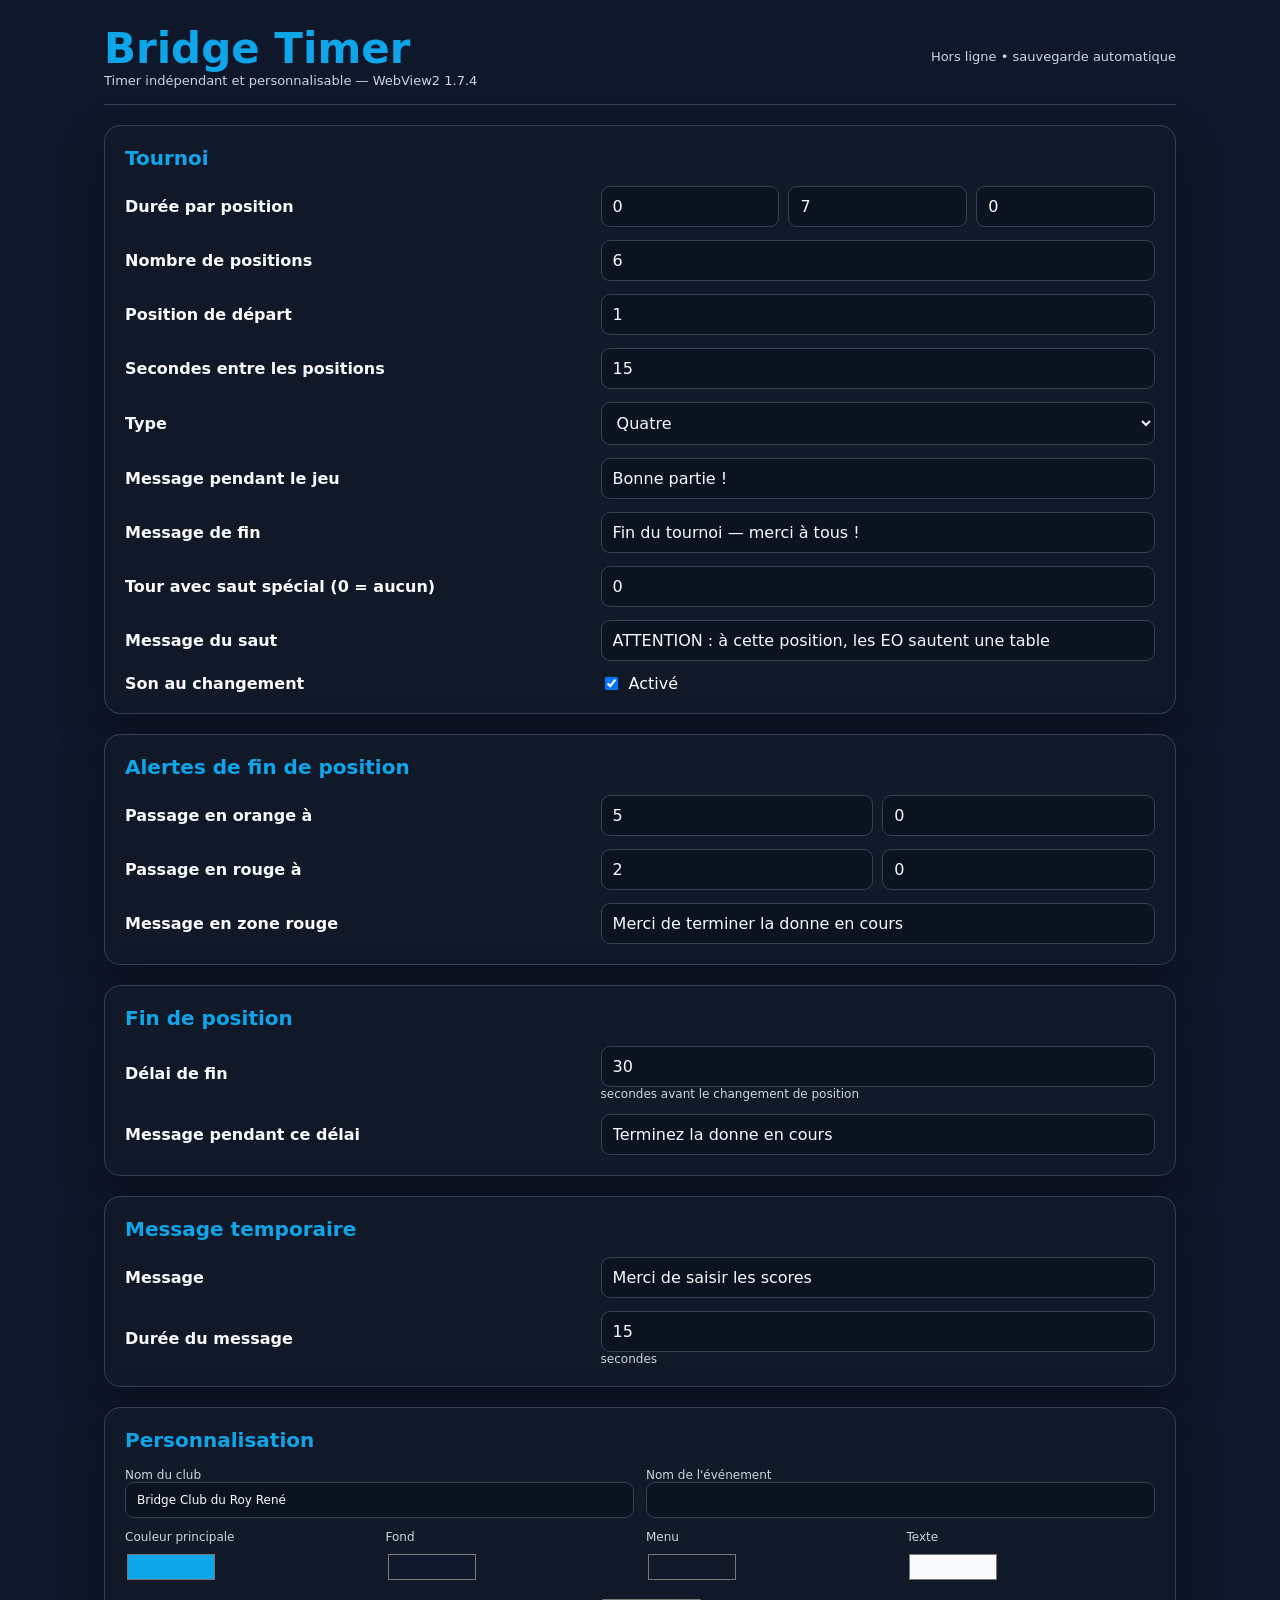
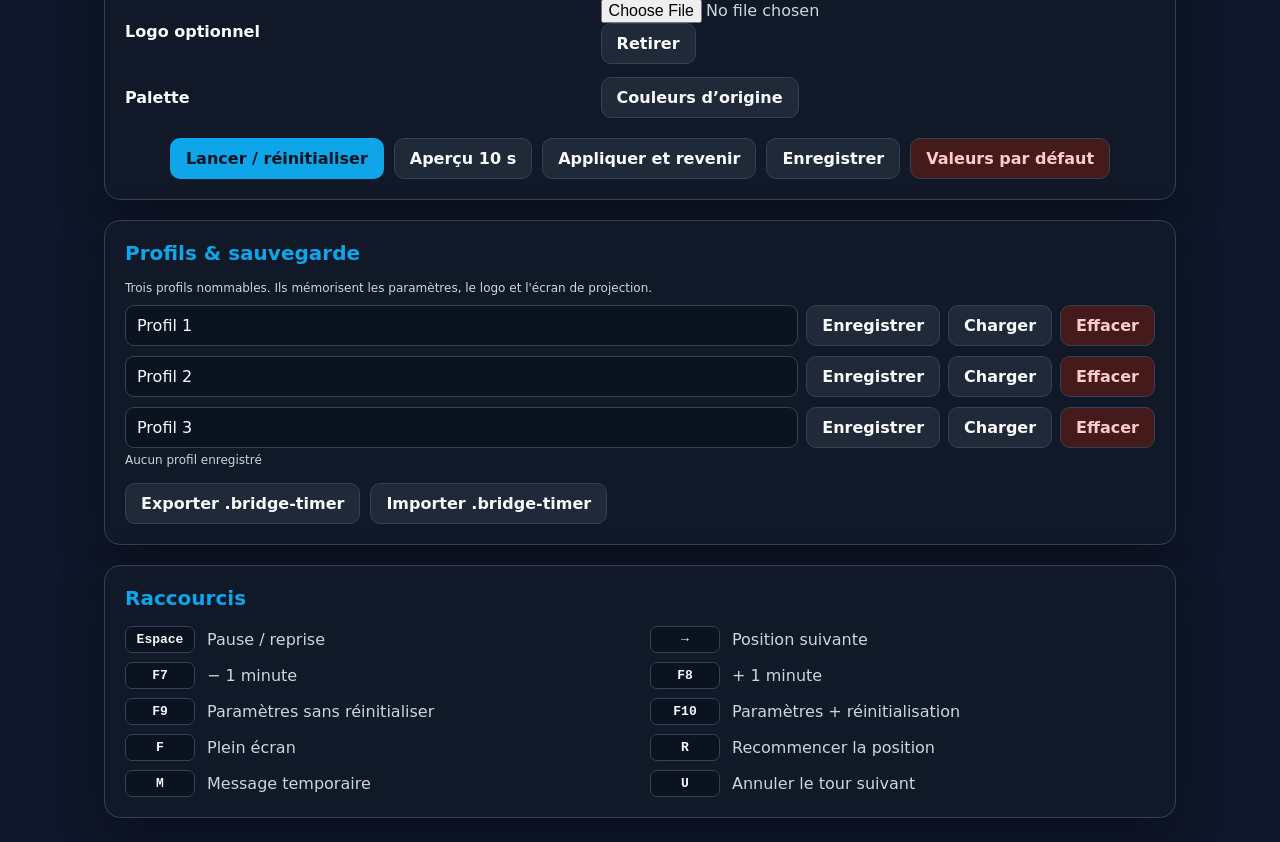
<file: bridgetimer-webview2/timer.html>
<!doctype html>
<html lang="fr">
<head>
<meta charset="utf-8">
<meta name="viewport" content="width=device-width,initial-scale=1">
<title>Bridge Timer</title>
<style>
:root{--bg:#0f172a;--panel:#111827;--field:#0b1220;--button:#1f2937;--band:#0002;--pausebg:#020617cc;--toastbg:#0b1220ee;--track:#ffffff20;--text:#f8fafc;--muted:#cbd5e1;--accent:#0ea5e9;--warn:#f59e0b;--danger:#ef4444;--ok:#22c55e;--line:#334155}
*{box-sizing:border-box}html,body{margin:0;min-height:100%;font-family:system-ui,-apple-system,Segoe UI,Roboto,Arial,sans-serif}body{background:var(--bg);color:var(--text)}
.hidden{display:none!important}button,input,select{font:inherit}button{cursor:pointer}
.wrap{max-width:1120px;margin:auto;padding:24px}.head{display:flex;justify-content:space-between;align-items:center;gap:15px;border-bottom:1px solid var(--line);padding-bottom:16px}
h1{margin:0;color:var(--accent);font-size:42px}.sub{color:var(--muted);font-size:13px}
.card{margin-top:20px;padding:20px;border:1px solid var(--line);border-radius:16px;background:var(--panel);box-shadow:0 16px 50px #0005}
.card h2{margin:0 0 16px;color:var(--accent);font-size:20px}
.grid{display:grid;grid-template-columns:.9fr 1.1fr;gap:13px 22px;align-items:center}.grid label{font-weight:700}
.row3{display:grid;grid-template-columns:repeat(3,1fr);gap:9px}.row2{display:grid;grid-template-columns:repeat(2,1fr);gap:9px}
input[type=number],input[type=text],select{width:100%;padding:10px 11px;border-radius:9px;border:1px solid var(--line);background:var(--field);color:var(--text)}
input[type=color]{width:100%;height:40px;border:0;background:transparent}input[type=file]{width:100%;color:var(--muted)}
.check{display:flex;align-items:center;gap:8px}.small{font-size:12px;color:var(--muted)}
.custom{display:grid;grid-template-columns:repeat(2,1fr);gap:12px}.custom label{font-size:12px;color:var(--muted)}
.colorGrid{display:grid;grid-template-columns:repeat(4,minmax(120px,1fr));gap:12px;margin-top:12px;align-items:end}.colorGrid label{font-size:12px;color:var(--muted)}.colorGrid input[type=color]{width:92px;height:34px;display:block;margin-top:6px;padding:0;border:0;background:transparent}
.actions,.controls{display:flex;justify-content:center;gap:10px;flex-wrap:wrap;margin-top:20px}
.btn{border:1px solid var(--line);border-radius:10px;padding:10px 15px;background:var(--button);color:var(--text);font-weight:800}.btn.primary{background:var(--accent);color:#00131f;border-color:transparent}.btn.danger{background:#451a1a;color:#fecaca}
.shortcuts{display:grid;grid-template-columns:1fr 1fr;gap:9px 20px}.shortcut{display:flex;gap:12px;align-items:center;color:var(--muted)}kbd{min-width:70px;text-align:center;padding:5px;border:1px solid var(--line);border-radius:7px;background:var(--field);color:var(--text);font-weight:900}
#timer{min-height:100vh;display:grid;grid-template-rows:auto 1fr auto;background:var(--bg);transition:.2s}
.top{display:grid;grid-template-columns:1fr auto;align-items:center;gap:15px;padding:14px 22px;border-bottom:1px solid var(--line);background:var(--band)}
.identity{display:flex;gap:12px;align-items:center;min-width:0}#logo{width:52px;height:52px;object-fit:contain;border-radius:9px;background:#fff1;padding:3px}.nol{display:none}
#club{font-weight:950;font-size:clamp(18px,2vw,30px);white-space:nowrap;overflow:hidden;text-overflow:ellipsis}#event{color:var(--muted);font-size:13px}
.topBtns{justify-self:end;display:flex;gap:8px}.topBtns .btn{padding:8px 10px;font-size:13px}
.main{display:flex;flex-direction:column;justify-content:center;align-items:center;text-align:center;padding:24px 16px;gap:12px}
#status{font-weight:950;letter-spacing:.16em;color:var(--muted);font-size:clamp(15px,1.7vw,24px)}
#clock{font-variant-numeric:tabular-nums;font-weight:1000;font-size:clamp(110px,24vw,350px);line-height:.84;letter-spacing:-.07em;white-space:nowrap}
.progress{width:min(1100px,88vw);height:15px;border-radius:99px;background:var(--track);overflow:hidden}#bar{height:100%;width:100%;background:var(--accent);transition:width .18s,background .2s}
#msg{font-weight:950;font-size:clamp(26px,4.2vw,64px);line-height:1.05;min-height:1.1em;max-width:1300px}
#submsg{font-weight:800;font-size:clamp(18px,2.3vw,36px);color:var(--muted);min-height:1em;max-width:1300px}
#alert{min-height:70px;display:flex;align-items:center;justify-content:center;text-align:center;padding:10px 20px;font-weight:1000;font-size:clamp(18px,2.3vw,34px)}
#alert.on{background:var(--danger)}.bottom{position:relative;padding:11px 190px 15px;border-top:1px solid var(--line);background:#0002;min-height:82px}.controls{margin-top:0}.controls .btn{min-width:118px}#localTime,#round{position:absolute;bottom:13px;font-weight:950;line-height:1;white-space:nowrap}#localTime{left:22px;font-size:clamp(24px,2.4vw,42px);font-variant-numeric:tabular-nums}#round{right:22px;font-size:clamp(24px,2.7vw,46px);text-align:right}
#hint{text-align:center;color:var(--muted);font-size:12px;margin-top:8px}
#timer.warning #clock{color:var(--warn)}#timer.warning #bar{background:var(--warn)}#timer.dangerState #clock{color:var(--danger)}#timer.dangerState #bar{background:var(--danger)}
#timer.breakState{background:var(--panel)}#timer.breakState #clock{color:var(--accent)}#timer.endState{background:#052e16}#timer.endState #clock{color:var(--ok)}
.main{position:relative}
#pauseOverlay{position:absolute;inset:0;z-index:12;display:none;align-items:center;justify-content:center;flex-direction:column;gap:10px;background:var(--pausebg);backdrop-filter:blur(2px);pointer-events:none}
#pauseOverlay.on{display:flex}
#pauseOverlay .pauseBig{font-size:clamp(70px,15vw,210px);font-weight:1000;line-height:.85;letter-spacing:.04em;color:#facc15;text-shadow:0 8px 35px #0008}
#pauseOverlay .pauseSmall{font-size:clamp(16px,2vw,30px);font-weight:850;color:#fef3c7}
#undoToast{position:fixed;z-index:40;left:50%;bottom:105px;transform:translateX(-50%) translateY(15px);display:flex;align-items:center;gap:14px;padding:11px 14px 11px 18px;border:1px solid #475569;border-radius:12px;background:var(--toastbg);box-shadow:0 12px 40px #0008;opacity:0;pointer-events:none;transition:.18s;white-space:nowrap}
#undoToast.on{opacity:1;pointer-events:auto;transform:translateX(-50%) translateY(0)}
#undoToast button{padding:7px 11px}

body.preview .controls{display:none}
body.preview #messageBtn{display:none}
body.preview #settingsBtn{opacity:1!important;pointer-events:auto!important}

body.fs #hint{display:none}
body.fs .bottom{min-height:66px;padding:0 190px}
body.fs .controls{position:absolute;left:50%;bottom:9px;transform:translateX(-50%) translateY(8px);margin:0;z-index:8;opacity:0;pointer-events:none;transition:opacity .18s,transform .18s}
body.fs .topBtns{opacity:0;pointer-events:none;transition:opacity .18s}
body.fs.showControls .controls{opacity:1;pointer-events:auto;transform:translateX(-50%) translateY(0)}
body.fs.showControls .topBtns{opacity:1;pointer-events:auto}
body.fs #undoToast{bottom:78px}

.profiles{display:grid;gap:10px;margin-top:10px}
.profileRow{display:grid;grid-template-columns:minmax(160px,1fr) auto auto auto;gap:8px;align-items:center}
.profileRow input{min-width:0}
.profileState{font-size:12px;color:var(--muted);margin-top:5px}
.transferActions{display:flex;gap:10px;flex-wrap:wrap;margin-top:16px}
@media(max-width:760px){.profileRow{grid-template-columns:1fr 1fr}.profileRow input{grid-column:1/-1}}
@media(max-width:760px){.colorGrid{grid-template-columns:repeat(2,minmax(120px,1fr))}}
@media(max-width:480px){.colorGrid{grid-template-columns:1fr}.colorGrid input[type=color]{width:82px}}
@media(max-width:980px){.bottom{padding-left:120px;padding-right:120px}#localTime,#round{font-size:20px}}@media(max-width:760px){.wrap{padding:13px}.grid{grid-template-columns:1fr}.custom{grid-template-columns:1fr 1fr}.shortcuts{grid-template-columns:1fr}.top{grid-template-columns:1fr auto}.row3{grid-template-columns:repeat(3,1fr)}.bottom{padding:10px 12px 62px}.controls .btn{min-width:100px}#localTime{left:14px;bottom:16px;font-size:18px}#round{right:14px;bottom:16px;font-size:18px}}
</style>
</head>
<body>
<section id="settings">
<div class="wrap">
  <div class="head"><div><h1>Bridge Timer</h1><div class="sub">Timer indépendant et personnalisable — WebView2 1.7.4</div></div><div class="sub">Hors ligne • sauvegarde automatique</div></div>

  <div class="card"><h2>Tournoi</h2><div class="grid">
    <label>Durée par position</label><div class="row3"><input id="hours" type="number" min="0" value="0" title="heures"><input id="minutes" type="number" min="0" max="59" value="7" title="minutes"><input id="seconds" type="number" min="0" max="59" value="0" title="secondes"></div>
    <label>Nombre de positions</label><input id="positions" type="number" min="1" value="6">
    <label>Position de départ</label><input id="startPosition" type="number" min="1" value="1">
    <label>Secondes entre les positions</label><input id="between" type="number" min="0" max="240" value="15">
    <label>Type</label><select id="mode"><option value="2">Paires</option><option value="4" selected>Quatre</option></select>
    <label>Message pendant le jeu</label><input id="mainMessage" type="text" value="Bonne partie !">
    <label>Message de fin</label><input id="endMessage" type="text" value="Fin du tournoi — merci à tous !">
    <label>Tour avec saut spécial (0 = aucun)</label><input id="jumpRound" type="number" min="0" value="0">
    <label>Message du saut</label><input id="jumpMessage" type="text" value="ATTENTION : à cette position, les EO sautent une table">
    <label>Son au changement</label><div class="check"><input id="sound" type="checkbox" checked> Activé</div>
  </div></div>

  <div class="card"><h2>Alertes de fin de position</h2><div class="grid">
    <label>Passage en orange à</label><div class="row2"><input id="warnMinutes" type="number" min="0" max="60" value="5" title="minutes"><input id="warnSeconds" type="number" min="0" max="59" value="0" title="secondes"></div>
    <label>Passage en rouge à</label><div class="row2"><input id="dangerMinutes" type="number" min="0" max="60" value="2" title="minutes"><input id="dangerSeconds" type="number" min="0" max="59" value="0" title="secondes"></div>
    <label>Message en zone rouge</label><input id="dangerMessage" type="text" value="Merci de terminer la donne en cours">
  </div></div>

  <div class="card"><h2>Fin de position</h2><div class="grid">
    <label>Délai de fin</label><div><input id="finishSec" type="number" min="0" max="300" value="30"><div class="small">secondes avant le changement de position</div></div>
    <label>Message pendant ce délai</label><input id="finishMessage" type="text" value="Terminez la donne en cours">
  </div></div>

  <div class="card"><h2>Message temporaire</h2><div class="grid">
    <label>Message</label><input id="quickMessage" type="text" value="Merci de saisir les scores">
    <label>Durée du message</label><div><input id="quickMessageSecs" type="number" min="1" max="300" value="15"><div class="small">secondes</div></div>
  </div></div>

  <div class="card"><h2>Personnalisation</h2>
    <div class="custom">
      <label>Nom du club<input id="clubName" type="text" value="Bridge Club du Roy René"></label>
      <label>Nom de l'événement<input id="eventName" type="text" value=""></label>
    </div>
    <div class="colorGrid">
      <label>Couleur principale<input id="accent" type="color" value="#0ea5e9"></label>
      <label>Fond<input id="background" type="color" value="#0f172a"></label>
      <label>Menu<input id="menu" type="color" value="#111827"></label>
      <label>Texte<input id="text" type="color" value="#f8fafc"></label>
    </div>
    <div style="margin-top:15px" class="grid"><label>Logo optionnel</label><div><input id="logoInput" type="file" accept="image/*"> <button id="removeLogo" class="btn" type="button">Retirer</button></div>
      <label>Palette</label><div><button id="resetColors" class="btn" type="button">Couleurs d’origine</button></div>
    </div>
    <div class="actions">
      <button id="fresh" class="btn primary">Lancer / réinitialiser</button>
      <button id="preview" class="btn">Aperçu 10 s</button>
      <button id="apply" class="btn">Appliquer et revenir</button>
      <button id="save" class="btn">Enregistrer</button>
      <button id="defaults" class="btn danger">Valeurs par défaut</button>
    </div>
  </div>

  <div class="card"><h2>Profils & sauvegarde</h2>
    <div class="small">Trois profils nommables. Ils mémorisent les paramètres, le logo et l'écran de projection.</div>
    <div class="profiles">
      <div class="profileRow"><input id="profileName0" type="text" value="Profil 1"><button id="profileSave0" class="btn" type="button">Enregistrer</button><button id="profileLoad0" class="btn" type="button">Charger</button><button id="profileClear0" class="btn danger" type="button">Effacer</button></div>
      <div class="profileRow"><input id="profileName1" type="text" value="Profil 2"><button id="profileSave1" class="btn" type="button">Enregistrer</button><button id="profileLoad1" class="btn" type="button">Charger</button><button id="profileClear1" class="btn danger" type="button">Effacer</button></div>
      <div class="profileRow"><input id="profileName2" type="text" value="Profil 3"><button id="profileSave2" class="btn" type="button">Enregistrer</button><button id="profileLoad2" class="btn" type="button">Charger</button><button id="profileClear2" class="btn danger" type="button">Effacer</button></div>
    </div>
    <div id="profileState" class="profileState"></div>
    <div class="transferActions">
      <button id="exportConfig" class="btn" type="button">Exporter .bridge-timer</button>
      <button id="importConfig" class="btn" type="button">Importer .bridge-timer</button>
    </div>
  </div>

  <div class="card"><h2>Raccourcis</h2><div class="shortcuts">
    <div class="shortcut"><kbd>Espace</kbd>Pause / reprise</div><div class="shortcut"><kbd>→</kbd>Position suivante</div>
    <div class="shortcut"><kbd>F7</kbd>− 1 minute</div><div class="shortcut"><kbd>F8</kbd>+ 1 minute</div>
    <div class="shortcut"><kbd>F9</kbd>Paramètres sans réinitialiser</div><div class="shortcut"><kbd>F10</kbd>Paramètres + réinitialisation</div>
    <div class="shortcut"><kbd>F</kbd>Plein écran</div><div class="shortcut"><kbd>R</kbd>Recommencer la position</div>
    <div class="shortcut"><kbd>M</kbd>Message temporaire</div><div class="shortcut"><kbd>U</kbd>Annuler le tour suivant</div>
  </div></div>
</div></section>

<section id="timer" class="hidden">
  <div class="top">
    <div class="identity"><img id="logo" class="nol" alt=""><div><div id="club">Bridge Timer</div><div id="event"></div></div></div>
    <div class="topBtns"><button id="messageBtn" class="btn">Message</button><button id="screenBtn" class="btn">Écran 1/1</button><button id="settingsBtn" class="btn">Paramètres</button><button id="fsBtn" class="btn">Plein écran</button></div>
  </div>
  <div class="main">
    <div id="status">POSITION EN COURS</div>
    <div id="clock">07:00</div>
    <div class="progress"><div id="bar"></div></div>
    <div id="msg">Bonne partie !</div>
    <div id="submsg"></div>
    <div id="pauseOverlay"><div class="pauseBig">PAUSE</div><div class="pauseSmall">Appuyez sur Espace ou sur Reprendre</div></div>
  </div>
  <div>
    <div id="alert"></div>
    <div class="bottom">
      <div class="controls"><button id="minus" class="btn">− 1 min</button><button id="pause" class="btn primary">Pause</button><button id="plus" class="btn">+ 1 min</button><button id="next" class="btn">Position suivante</button><button id="resetRound" class="btn">Recommencer</button></div>
      <div id="localTime">00:00:00</div>
      <div id="hint">Espace : pause · M : message · F : plein écran · F7/F8 : −/+ 1 min · → : position suivante</div>
      <div id="round">TOUR 1 sur 6</div>
    </div>
  </div>
</section>
<div id="undoToast"><span id="undoText">Tour suivant lancé</span><button id="undoBtn" class="btn">Annuler</button></div>

<script>
const $=id=>document.getElementById(id), KEY="bridgeTimerV2.settings", LKEY="bridgeTimerV2.logo", STATEKEY="bridgeTimerV3.state", PROFILEKEY="bridgeTimerWebView2.profiles";
const def={hours:0,minutes:7,seconds:0,positions:6,startPosition:1,between:15,mode:"4",mainMessage:"Bonne partie !",endMessage:"Fin du tournoi — merci à tous !",jumpRound:0,jumpMessage:"ATTENTION : à cette position, les EO sautent une table",sound:true,warnMinutes:5,warnSeconds:0,dangerMinutes:2,dangerSeconds:0,dangerMessage:"Merci de terminer la donne en cours",finishSec:30,finishMessage:"Terminez la donne en cours",quickMessage:"Merci de saisir les scores",quickMessageSecs:15,projectionMonitor:1,clubName:"Bridge Club du Roy René",eventName:"",accent:"#0ea5e9",background:"#0f172a",menu:"#111827",text:"#f8fafc"};
let s={...def},logoData="",profiles=[],st={pos:1,phase:"round",remaining:420,running:false,endAt:null,interval:null,started:false};let wakeLock=null,resumeAfterSettings=false,undoState=null,undoTimer=null,controlsTimer=null,tempMessageUntil=0,tempMessageTimer=null,previewMode=false,previewSavedState=null,previewTimer=null,autosaveTimer=null;
const clamp=(n,a,b)=>Math.max(a,Math.min(b,n)), val=id=>Number($(id).value||0);
function duration(){return s.hours*3600+s.minutes*60+s.seconds}
function warnThreshold(){return Math.max(0,(Number(s.warnMinutes)||0)*60+(Number(s.warnSeconds)||0))}
function dangerThreshold(){return Math.max(0,(Number(s.dangerMinutes)||0)*60+(Number(s.dangerSeconds)||0))}
function transitionAfterFinish(){
 if(st.pos>=s.positions){st.phase="ended";st.remaining=0;st.running=false;clearInterval(st.interval);st.interval=null;releaseWakeLock();return false}
 if(s.between>0){st.phase="break";st.remaining=s.between}
 else{st.pos++;st.phase="round";st.remaining=duration()}
 return true
}
function stateSnapshot(){
 return {pos:st.pos,phase:st.phase,remaining:Math.max(0,st.remaining),running:!!st.running,started:!!st.started,savedAt:Date.now()};
}
function persistState(){
 if(previewMode)return;
 if(!st.started){localStorage.removeItem(STATEKEY);return}
 try{localStorage.setItem(STATEKEY,JSON.stringify(stateSnapshot()))}catch(e){}
}
function clearPersistedState(){localStorage.removeItem(STATEKEY)}
function advanceRecoveredState(x){
 let elapsed=x.running?Math.max(0,(Date.now()-(x.savedAt||Date.now()))/1000):0;
 let rem=Math.max(0,Number(x.remaining)||0)-elapsed;
 let pos=Math.max(1,Number(x.pos)||1),phase=x.phase||"round";
 while(rem<=0 && phase!=="ended"){
   if(phase==="round"){
     if(s.finishSec>0){phase="finish";rem+=s.finishSec}
     else if(pos>=s.positions){phase="ended";rem=0;break}
     else if(s.between>0){phase="break";rem+=s.between}
     else{pos++;phase="round";rem+=duration()}
   }else if(phase==="finish"){
     if(pos>=s.positions){phase="ended";rem=0;break}
     if(s.between>0){phase="break";rem+=s.between}
     else{pos++;phase="round";rem+=duration()}
   }else if(phase==="break"){
     pos++;phase="round";rem+=duration()
   }else{phase="ended";rem=0}
 }
 return {pos,phase,remaining:Math.max(0,rem),running:!!x.running&&phase!=="ended",started:!!x.started};
}
function tryRecoverState(){
 let x=null;try{x=JSON.parse(localStorage.getItem(STATEKEY)||"null")}catch(e){}
 if(!x||!x.started)return false;
 const recovered=advanceRecoveredState(x);
 const txt=recovered.phase==="ended"?"un tournoi terminé":`le TOUR ${recovered.pos} à ${fmt(recovered.remaining)}`;
 if(!confirm(`Une session précédente a été retrouvée (${txt}).\n\nLa reprendre ?`)){clearPersistedState();return false}
 Object.assign(st,recovered,{endAt:null,interval:null});
 showTimer();
 if(st.running)start();else{render();persistState()}
 return true;
}

function fmt(x){x=Math.max(0,Math.ceil(x));let h=Math.floor(x/3600),m=Math.floor(x%3600/60),sec=x%60;return h?`${String(h).padStart(2,"0")}:${String(m).padStart(2,"0")}:${String(sec).padStart(2,"0")}`:`${String(m).padStart(2,"0")}:${String(sec).padStart(2,"0")}`}
function read(){
 s={hours:clamp(val("hours"),0,12),minutes:clamp(val("minutes"),0,59),seconds:clamp(val("seconds"),0,59),positions:clamp(val("positions"),1,99),startPosition:clamp(val("startPosition"),1,99),between:clamp(val("between"),0,240),mode:$("mode").value,mainMessage:$("mainMessage").value.trim(),endMessage:$("endMessage").value.trim(),jumpRound:clamp(val("jumpRound"),0,99),jumpMessage:$("jumpMessage").value.trim(),sound:$("sound").checked,warnMinutes:clamp(val("warnMinutes"),0,60),warnSeconds:clamp(val("warnSeconds"),0,59),dangerMinutes:clamp(val("dangerMinutes"),0,60),dangerSeconds:clamp(val("dangerSeconds"),0,59),dangerMessage:$("dangerMessage").value.trim(),finishSec:clamp(val("finishSec"),0,300),finishMessage:$("finishMessage").value.trim(),quickMessage:$("quickMessage").value.trim(),quickMessageSecs:clamp(val("quickMessageSecs"),1,300),projectionMonitor:Math.max(1,Number(s.projectionMonitor)||1),clubName:$("clubName").value.trim()||"Bridge Timer",eventName:$("eventName").value.trim(),accent:$("accent").value,background:$("background").value,menu:$("menu").value,text:$("text").value};
 s.startPosition=Math.min(s.startPosition,s.positions);let wt=warnThreshold(),dt=dangerThreshold();if(wt>0&&dt>wt){s.dangerMinutes=Math.floor(wt/60);s.dangerSeconds=wt%60;$("dangerMinutes").value=s.dangerMinutes;$("dangerSeconds").value=s.dangerSeconds}theme()
}
function fill(){Object.entries(s).forEach(([k,v])=>{let e=$(k);if(e){if(e.type==="checkbox")e.checked=!!v;else e.value=v}});theme()}
function hexRgb(h){
 h=String(h||"").replace("#","");if(h.length!==6)return [17,24,39];
 return [parseInt(h.slice(0,2),16),parseInt(h.slice(2,4),16),parseInt(h.slice(4,6),16)]
}
function rgbHex(a){return "#"+a.map(x=>Math.max(0,Math.min(255,Math.round(x))).toString(16).padStart(2,"0")).join("")}
function mixHex(a,b,p){const x=hexRgb(a),y=hexRgb(b);return rgbHex(x.map((v,i)=>v+(y[i]-v)*p))}
function rgbaHex(h,a){const x=hexRgb(h);return "rgba("+x[0]+","+x[1]+","+x[2]+","+a+")"}
function theme(){
 const root=document.documentElement.style;
 root.setProperty("--accent",s.accent);
 root.setProperty("--bg",s.background);
 root.setProperty("--text",s.text||def.text);
 const menu=s.menu||def.menu;
 if(menu.toLowerCase()===def.menu.toLowerCase()){
   root.setProperty("--panel","#111827");root.setProperty("--field","#0b1220");root.setProperty("--button","#1f2937");
   root.setProperty("--line","#334155");root.setProperty("--band","#0002");root.setProperty("--pausebg","#020617cc");
   root.setProperty("--toastbg","#0b1220ee");root.setProperty("--track","#ffffff20");
 }else{
   root.setProperty("--panel",menu);
   root.setProperty("--field",mixHex(menu,"#000000",.30));
   root.setProperty("--button",mixHex(menu,"#ffffff",.10));
   root.setProperty("--line",mixHex(menu,"#ffffff",.24));
   root.setProperty("--band",rgbaHex(menu,.48));
   root.setProperty("--pausebg",rgbaHex(mixHex(menu,"#000000",.50),.88));
   root.setProperty("--toastbg",rgbaHex(mixHex(menu,"#000000",.30),.94));
   root.setProperty("--track",rgbaHex(mixHex(menu,"#ffffff",.28),.42));
 }
 $("club").textContent=s.clubName;$("event").textContent=s.eventName;
 if(logoData){$("logo").src=logoData;$("logo").classList.remove("nol")}else{$("logo").classList.add("nol")}
}
function save(){read();localStorage.setItem(KEY,JSON.stringify(s))}
function load(){try{let x=JSON.parse(localStorage.getItem(KEY)||"null");if(x)s={...def,...x}}catch(e){}logoData=localStorage.getItem(LKEY)||"";fill()}

function scheduleAutosave(){
 clearTimeout(autosaveTimer);
 autosaveTimer=setTimeout(()=>{if(!$("settings").classList.contains("hidden"))save()},450)
}
function resetOriginalColors(){
 s.accent=def.accent;s.background=def.background;s.menu=def.menu;s.text=def.text;
 fill();save()
}
function emptyProfiles(){return [0,1,2].map(i=>({name:"Profil "+(i+1),data:null}))}
function loadProfiles(){
 profiles=emptyProfiles();
 try{
   const x=JSON.parse(localStorage.getItem(PROFILEKEY)||"null");
   if(Array.isArray(x))for(let i=0;i<3;i++)if(x[i])profiles[i]={name:String(x[i].name||("Profil "+(i+1))),data:x[i].data||null}
 }catch(e){}
 renderProfiles()
}
function persistProfiles(){try{localStorage.setItem(PROFILEKEY,JSON.stringify(profiles))}catch(e){}}
function renderProfiles(){
 if(!profiles.length)profiles=emptyProfiles();
 for(let i=0;i<3;i++){
   const p=profiles[i]||{name:"Profil "+(i+1),data:null};
   const n=$("profileName"+i);if(n)n.value=p.name||("Profil "+(i+1));
 }
 const count=profiles.filter(p=>p&&p.data).length;
 if($("profileState"))$("profileState").textContent=count?count+" profil"+(count>1?"s":"")+" enregistré"+(count>1?"s":""):"Aucun profil enregistré"
}
function renameProfile(i){
 if(!profiles.length)profiles=emptyProfiles();
 profiles[i].name=($("profileName"+i).value||("Profil "+(i+1))).trim()||("Profil "+(i+1));
 persistProfiles();renderProfiles()
}
function saveProfile(i){
 read();
 if(!profiles.length)profiles=emptyProfiles();
 const name=($("profileName"+i).value||("Profil "+(i+1))).trim()||("Profil "+(i+1));
 profiles[i]={name,data:{settings:{...s},logoData}};
 persistProfiles();renderProfiles();
 $("profileState").textContent="« "+name+" » enregistré"
}
function loadProfile(i){
 const p=profiles[i];
 if(!p||!p.data||!p.data.settings)return alert("Ce profil est vide.");
 s={...def,...p.data.settings};
 logoData=p.data.logoData||"";
 if(logoData)localStorage.setItem(LKEY,logoData);else localStorage.removeItem(LKEY);
 localStorage.setItem(KEY,JSON.stringify(s));
 fill();syncNativeMonitor();renderProfiles();
 $("profileState").textContent="« "+p.name+" » chargé"
}
function clearProfile(i){
 const p=profiles[i];
 if(!p||!p.data)return;
 if(!confirm("Effacer le profil « "+p.name+" » ?"))return;
 profiles[i]={name:p.name||("Profil "+(i+1)),data:null};
 persistProfiles();renderProfiles()
}
function configBundle(){
 read();
 return {format:"bridge-timer",version:1,exportedAt:new Date().toISOString(),settings:{...s},logoData:logoData||""}
}
async function exportConfiguration(){
 try{
   if(!window.nativeExportConfig)return alert("Export natif indisponible.");
   const ok=await window.nativeExportConfig(JSON.stringify(configBundle(),null,2));
   if(ok)$("profileState").textContent="Configuration exportée"
 }catch(e){alert("Impossible d’exporter la configuration.")}
}
async function importConfiguration(){
 try{
   if(!window.nativeImportConfig)return alert("Import natif indisponible.");
   const raw=await window.nativeImportConfig();
   if(!raw)return;
   let x;try{x=JSON.parse(raw)}catch(e){return alert("Ce fichier n’est pas un fichier Bridge Timer valide.")}
   const incoming=x&&x.settings?x.settings:x;
   if(!incoming||typeof incoming!=="object")return alert("Configuration invalide.");
   s={...def,...incoming};
   if(x&&typeof x.logoData==="string")logoData=x.logoData;
   if(logoData)localStorage.setItem(LKEY,logoData);else localStorage.removeItem(LKEY);
   localStorage.setItem(KEY,JSON.stringify(s));
   fill();syncNativeMonitor();
   $("profileState").textContent="Configuration importée"
 }catch(e){alert("Impossible d’importer la configuration.")}
}

function beep(freq=880,d=.35){if(!s.sound)return;try{let c=new(AudioContext||webkitAudioContext)(),o=c.createOscillator(),g=c.createGain();o.frequency.value=freq;g.gain.setValueAtTime(.07,c.currentTime);g.gain.exponentialRampToValueAtTime(.001,c.currentTime+d);o.connect(g);g.connect(c.destination);o.start();o.stop(c.currentTime+d)}catch(e){}}
async function acquireWakeLock(){
 try{
   if("wakeLock" in navigator && !wakeLock){
     wakeLock=await navigator.wakeLock.request("screen");
     wakeLock.addEventListener("release",()=>{wakeLock=null});
   }
 }catch(e){wakeLock=null}
}
async function releaseWakeLock(){
 try{if(wakeLock)await wakeLock.release()}catch(e){}wakeLock=null
}
document.addEventListener("visibilitychange",()=>{if(document.visibilityState==="visible"&&st.running)acquireWakeLock()});

function startPreview(){
 read();save();
 clearTempMessage();
 previewSavedState={...st,interval:null,endAt:null};
 previewMode=true;
 document.body.classList.add("preview");
 const p=Math.max(1,Math.min(3,s.positions));
 st={pos:p,phase:"round",remaining:duration(),running:false,endAt:null,interval:null,started:true};
 $("settingsBtn").textContent="Retour";
 showTimer();render();
 clearTimeout(previewTimer);
 previewTimer=setTimeout(endPreview,10000)
}
function endPreview(){
 if(!previewMode)return;
 clearTimeout(previewTimer);previewTimer=null;
 previewMode=false;document.body.classList.remove("preview");
 if(previewSavedState)st={...previewSavedState};
 previewSavedState=null;
 $("settingsBtn").textContent="Paramètres";
 $("timer").classList.add("hidden");$("settings").classList.remove("hidden");
 fill()
}
function showTimer(){$("settings").classList.add("hidden");$("timer").classList.remove("hidden");render()}
function showSettings(reset=false){
 resumeAfterSettings=!reset&&st.running;
 pause();
 if(reset){st.pos=s.startPosition;st.phase="round";st.remaining=duration();st.started=false;resumeAfterSettings=false;clearPersistedState()}
 $("timer").classList.add("hidden");$("settings").classList.remove("hidden")
}
function fresh(){read();save();if(duration()<=0)return alert("La durée doit être supérieure à zéro.");clearPersistedState();st.pos=s.startPosition;st.phase="round";st.remaining=duration();st.started=true;showTimer();start()}
function apply(){
 read();save();
 if(!st.started){st.pos=s.startPosition;st.phase="round";st.remaining=duration();st.started=true}
 showTimer();
 const shouldResume=resumeAfterSettings;resumeAfterSettings=false;
 if(shouldResume)start();else{render();persistState()}
}
function start(){
 if(st.phase==="ended")return;
 st.running=true;st.endAt=Date.now()+st.remaining*1000;
 clearInterval(st.interval);st.interval=setInterval(tick,200);
 $("pause").textContent="Pause";$("pauseOverlay").classList.remove("on");
 acquireWakeLock();persistState()
}
function pause(){
 if(st.running&&st.endAt)st.remaining=Math.max(0,(st.endAt-Date.now())/1000);
 st.running=false;st.endAt=null;clearInterval(st.interval);st.interval=null;
 if($("pause"))$("pause").textContent="Reprendre";
 releaseWakeLock();render();persistState()
}
function toggle(){st.running?pause():start()}
let lastPersistSecond=-1;
function tick(){
 if(!st.running)return;
 st.remaining=Math.max(0,(st.endAt-Date.now())/1000);
 const sec=Math.ceil(st.remaining);
 if(sec!==lastPersistSecond){lastPersistSecond=sec;persistState()}
 if(st.remaining<=.05){st.remaining=0;render();advance()}else render()
}
function advance(){
 if(st.phase==="round"){
   beep(880);setTimeout(()=>beep(1100),280);
   if(s.finishSec>0){st.phase="finish";st.remaining=s.finishSec}
   else if(!transitionAfterFinish()){render();persistState();return}
 }else if(st.phase==="finish"){
   if(!transitionAfterFinish()){render();persistState();return}
   if(st.phase==="round")beep(1100)
 }else if(st.phase==="break"){
   st.pos++;st.phase="round";st.remaining=duration();beep(1100)
 }else return;
 st.endAt=Date.now()+st.remaining*1000;render();persistState()
}
function captureForUndo(){return {pos:st.pos,phase:st.phase,remaining:st.remaining,running:st.running,started:st.started}}
function hideUndo(){clearTimeout(undoTimer);undoTimer=null;undoState=null;$("undoToast").classList.remove("on")}
function showUndo(prev){
 undoState=prev;clearTimeout(undoTimer);
 $("undoText").textContent=`Passage au TOUR ${st.pos} effectué`;
 $("undoToast").classList.add("on");
 undoTimer=setTimeout(hideUndo,5000)
}
function undoNext(){
 if(!undoState)return;
 const x=undoState;hideUndo();
 clearInterval(st.interval);st.interval=null;
 Object.assign(st,{pos:x.pos,phase:x.phase,remaining:x.remaining,running:false,started:x.started,endAt:null});
 if(x.running)start();else{render();persistState()}
}
function next(){
 if(st.phase==="ended")return;
 const prev=captureForUndo();
 if(st.pos>=s.positions){
   st.phase="ended";st.remaining=0;st.running=false;clearInterval(st.interval);st.interval=null;releaseWakeLock()
 }else{
   st.pos++;st.phase="round";st.remaining=duration();
   if(st.running)st.endAt=Date.now()+st.remaining*1000
 }
 render();persistState();showUndo(prev)
}
function adjust(x){if(st.phase==="ended")return;st.remaining=Math.max(0,st.remaining+x);if(st.running)st.endAt=Date.now()+st.remaining*1000;render();persistState()}
function resetRound(){if(st.phase==="ended")return;st.phase="round";st.remaining=duration();if(st.running)st.endAt=Date.now()+st.remaining*1000;render();persistState()}
function tempMessageActive(){return tempMessageUntil>Date.now()}
function clearTempMessage(){tempMessageUntil=0;if(tempMessageTimer){clearInterval(tempMessageTimer);tempMessageTimer=null}}
function showTempMessage(){
 if(!st.started||st.phase==="ended")return;
 const msg=(s.quickMessage||"Merci de saisir les scores").trim();
 if(!msg)return;
 tempMessageUntil=Date.now()+clamp(Number(s.quickMessageSecs)||15,1,300)*1000;
 if(tempMessageTimer)clearInterval(tempMessageTimer);
 tempMessageTimer=setInterval(()=>{if(!tempMessageActive()){clearTempMessage()}render()},200);
 render();
}
function render(){theme();let t=$("timer");t.classList.remove("warning","dangerState","breakState","endState");$("alert").className="";$("alert").textContent="";$("clock").textContent=fmt(st.remaining);$("round").textContent=`TOUR ${st.pos} sur ${s.positions}`;let total=duration();
 if(st.phase==="round"){$("status").textContent="POSITION EN COURS";$("msg").textContent=s.mainMessage;$("submsg").textContent=s.mode==="4"?"Tour par quatre":"Tour par paires";const ds=dangerThreshold(),ws=warnThreshold();if(ds>0&&st.remaining<=ds){t.classList.add("dangerState");if(s.dangerMessage){$("alert").className="on";$("alert").textContent=s.dangerMessage}}else if(ws>0&&st.remaining<=ws)t.classList.add("warning");if(s.jumpRound&&st.pos===s.jumpRound)$("submsg").textContent=s.jumpMessage}
 else if(st.phase==="finish"){t.classList.add("dangerState");$("status").textContent="FIN DE POSITION";$("msg").textContent=s.finishMessage||"Terminez la donne en cours";$("submsg").textContent=st.pos>=s.positions?"Fin du tournoi à suivre":"Changement de position à suivre";total=s.finishSec}
 else if(st.phase==="break"){t.classList.add("breakState");$("status").textContent="CHANGEMENT DE POSITION";$("msg").textContent="Changez de table";$("submsg").textContent=`Prochaine position : ${st.pos+1}`;total=s.between;if(s.jumpRound&&st.pos+1===s.jumpRound){$("alert").className="on";$("alert").textContent=s.jumpMessage}}
 else{t.classList.add("endState");$("status").textContent="TERMINÉ";$("round").textContent="TOURNOI TERMINÉ";$("msg").textContent=s.endMessage;$("submsg").textContent="";$("clock").textContent="00:00";$("pause").textContent="Terminé";total=0}
 if(previewMode){$("status").textContent="APERÇU D’AFFICHAGE • retour automatique dans 10 s";$("round").textContent=`APERÇU • TOUR ${st.pos} sur ${s.positions}`;}
 if(tempMessageActive()&&st.phase!=="ended"){const left=Math.max(0,Math.ceil((tempMessageUntil-Date.now())/1000));$("msg").textContent=s.quickMessage||"Merci de saisir les scores";$("submsg").textContent=`Message temporaire • ${left} s`;$("alert").className="";$("alert").textContent=""}
 $("bar").style.width=(total?clamp(st.remaining/total*100,0,100):0)+"%";
 const paused=st.started&&!st.running&&st.phase!=="ended"&&!previewMode&&!$("timer").classList.contains("hidden");
 $("pauseOverlay").classList.toggle("on",paused)
}
async function syncNativeMonitor(){
 try{
   if(!window.nativeSetMonitor){$("screenBtn").textContent="Écran 1/1";return}
   const x=await window.nativeSetMonitor(Math.max(1,Number(s.projectionMonitor)||1));
   s.projectionMonitor=x.selected||1;
   $("screenBtn").textContent=`Écran ${x.selected||1}/${x.count||1}`;
   localStorage.setItem(KEY,JSON.stringify(s))
 }catch(e){$("screenBtn").textContent="Écran 1/1"}
}
async function cycleNativeMonitor(){
 try{
   if(!window.nativeCycleMonitor)return;
   const x=await window.nativeCycleMonitor();
   s.projectionMonitor=x.selected||1;
   $("screenBtn").textContent=`Écran ${x.selected||1}/${x.count||1}`;
   localStorage.setItem(KEY,JSON.stringify(s))
 }catch(e){}
}
async function fs(){try{
      if(window.nativeFullscreen){
        const on=await window.nativeFullscreen();
        document.body.classList.toggle("fs",!!on);
        document.body.classList.toggle("showControls",!!on);
        $("fsBtn").textContent=on?"Quitter plein écran":"Plein écran";
        if(on){clearTimeout(controlsTimer);controlsTimer=setTimeout(()=>document.body.classList.remove("showControls"),3500)}
        else document.body.classList.remove("showControls");
        return
      }
      document.fullscreenElement?await document.exitFullscreen():await document.documentElement.requestFullscreen()
    }catch(e){}}
function revealControls(){
 if(!document.fullscreenElement&&!document.body.classList.contains("fs"))return;
 document.body.classList.add("showControls");
 clearTimeout(controlsTimer);
 controlsTimer=setTimeout(()=>document.body.classList.remove("showControls"),3500)
}
document.addEventListener("mousemove",revealControls);
document.addEventListener("mousedown",revealControls);
document.addEventListener("fullscreenchange",()=>{
 const on=!!document.fullscreenElement;
 document.body.classList.toggle("fs",on);
 document.body.classList.toggle("showControls",on);
 $("fsBtn").textContent=on?"Quitter plein écran":"Plein écran";
 if(on){clearTimeout(controlsTimer);controlsTimer=setTimeout(()=>document.body.classList.remove("showControls"),3500)}
 else document.body.classList.remove("showControls")
})
$("fresh").onclick=fresh;$("preview").onclick=startPreview;$("apply").onclick=apply;$("save").onclick=()=>{save();alert("Paramètres enregistrés.")};$("defaults").onclick=()=>{if(confirm("Revenir aux valeurs par défaut ?")){s={...def};logoData="";localStorage.removeItem(LKEY);fill();save();syncNativeMonitor()}}
for(let i=0;i<3;i++){
 $("profileSave"+i).onclick=()=>saveProfile(i);
 $("profileLoad"+i).onclick=()=>loadProfile(i);
 $("profileClear"+i).onclick=()=>clearProfile(i);
 $("profileName"+i).onchange=()=>renameProfile(i)
}
document.querySelectorAll("#settings input:not([type=file]),#settings select").forEach(el=>{
 if(el.id&&el.id.startsWith("profileName"))return;
 el.addEventListener("input",scheduleAutosave);
 el.addEventListener("change",scheduleAutosave)
});
$("resetColors").onclick=resetOriginalColors;
$("exportConfig").onclick=exportConfiguration;
$("importConfig").onclick=importConfiguration;
$("messageBtn").onclick=showTempMessage;$("screenBtn").onclick=cycleNativeMonitor;$("settingsBtn").onclick=()=>previewMode?endPreview():showSettings(false);$("fsBtn").onclick=fs;$("pause").onclick=toggle;$("minus").onclick=()=>adjust(-60);$("plus").onclick=()=>adjust(60);$("next").onclick=next;$("resetRound").onclick=resetRound;$("undoBtn").onclick=undoNext;
$("logoInput").onchange=e=>{let f=e.target.files?.[0];if(!f)return;if(f.size>2000000)return alert("Choisis une image de moins de 2 Mo.");let r=new FileReader();r.onload=()=>{logoData=r.result;try{localStorage.setItem(LKEY,logoData)}catch(e){alert("Logo trop volumineux pour être mémorisé.")}theme()};r.readAsDataURL(f)}
$("removeLogo").onclick=()=>{logoData="";localStorage.removeItem(LKEY);$("logoInput").value="";theme()}
["clubName","eventName","accent","background","menu","text"].forEach(id=>$(id).oninput=()=>{read();render()})
document.addEventListener("keydown",e=>{
 if(previewMode&&e.key==="Escape"){e.preventDefault();endPreview();return}
 if(previewMode&&e.key!=="f"&&e.key!=="F"&&e.key!=="F11"){return}
 let tag=(document.activeElement?.tagName||"").toLowerCase(),edit=["input","select","textarea"].includes(tag);
 if(edit&&!["F7","F8","F9","F10"].includes(e.key))return;
 let tv=!$("timer").classList.contains("hidden");
 if(e.key==="F7"){e.preventDefault();adjust(-60)}
 else if(e.key==="F8"){e.preventDefault();adjust(60)}
 else if(e.key==="F9"){e.preventDefault();showSettings(false)}
 else if(e.key==="F10"){e.preventDefault();showSettings(true)}
 else if(tv&&e.key===" "){e.preventDefault();toggle()}
 else if(tv&&(e.key==="f"||e.key==="F")){e.preventDefault();fs()}
 else if(tv&&e.key==="ArrowRight"){e.preventDefault();next()}
 else if(tv&&(e.key==="r"||e.key==="R")){e.preventDefault();resetRound()}
 else if(tv&&(e.key==="m"||e.key==="M")){e.preventDefault();showTempMessage()}
 else if(tv&&(e.key==="u"||e.key==="U")&&undoState){e.preventDefault();undoNext()}
})
function updateLocalTime(){const d=new Date();$("localTime").textContent=`${String(d.getHours()).padStart(2,"0")}:${String(d.getMinutes()).padStart(2,"0")}:${String(d.getSeconds()).padStart(2,"0")}`;}
updateLocalTime();setInterval(updateLocalTime,1000);
window.addEventListener("focus",syncNativeMonitor);
window.addEventListener("beforeunload",persistState);
load();
loadProfiles();
syncNativeMonitor();
st.pos=s.startPosition;st.remaining=duration();render();
tryRecoverState();
</script>
</body></html>
</file>
<file: styles.css>
/* ===== Tokens ===== */
/* Couleurs de marque, volontairement fixes dans les deux thèmes (identité visuelle et
   code couleur sémantique — ex. cœur toujours rouge, trèfle toujours bleu — qui doit
   rester reconnaissable indépendamment du thème). */
:root {
    --felt-deep: #0b3d2e;
    --felt-mid: #145c43;
    --brass: #c9a227;
    --brass-bright: #e0bc4a;
    --cream: #f6f1e3;
    --ink: #17231d;
    --line: rgba(201, 162, 39, 0.35);
    --warn-amber: #d99a2b;

    /* Durée commune des changements de vue significatifs (PAR, mains, navigation...). */
    --ui-view-fade-duration: 325ms;

    /* Encoche/île dynamique iPhone : ne vaut quelque chose que si le meta viewport a
       viewport-fit=cover (voir index.html) et que la page tourne en plein écran (PWA
       installée, ou Safari en affichage étendu) — sinon toujours 0px, sans risque. Utilisé
       partout où la hauteur réelle de .connection-bar (fixe, tout en haut) doit être prise
       en compte : padding-top de body, position de .debug-panel, hauteur de #screen-game. */
    --safe-top: env(safe-area-inset-top, 0px);

    --font-display: 'Fraunces', 'Georgia', serif;
    --font-body: 'Work Sans', 'Segoe UI', sans-serif;
    --font-mono: 'IBM Plex Mono', 'Consolas', monospace;

    /* Un seul thème (sombre) — il y a eu un thème clair basculable, retiré depuis (inutile
       en usage réel). Ces valeurs sont celles utilisées historiquement, avant même
       l'introduction (puis le retrait) du thème clair. */
    --bg: #0b3d2e;
    --bg-table: rgba(0, 0, 0, 0.18);
    --surface-2: rgba(0, 0, 0, 0.15);
    --card: #1c2420;
    --text: #f6f1e3;
    --text-muted: color-mix(in srgb, var(--text) 68%, transparent);
    --bid-button: rgba(246, 241, 227, 0.06);
    --border: rgba(201, 162, 39, 0.35);
    --input-bg: rgba(0, 0, 0, 0.25);
    --suit-red: #d94f43;
    --suit-orange: #f0a04b;
    --suit-blue: #4f8de0;

    /* Code couleur des places, du point de vue de chaque joueur :
       bleu d'origine pour soi, mauve pour le partenaire, orange pour les
       adversaires. Les barres de vulnerabilite gardent leur vert/rouge. */
    --relation-mine: #2f9dff;
    --relation-partner: #b388ff;
    --relation-opponent: #ff8c00;
}

@import url('https://fonts.googleapis.com/css2?family=Fraunces:opsz,wght@9..144,400;9..144,600;9..144,700&family=Work+Sans:wght@400;500;600;700&family=IBM+Plex+Mono:wght@500;600&display=swap');

/* touch-action: manipulation partout (voir échange avec Guillaume : le double-tap ne doit
   pas déclencher un zoom accidentel sur les contrôles). Le meta viewport n'interdit plus
   le zoom volontaire de l'utilisateur. Supprime aussi, en prime, le délai de ~300ms avant
   déclenchement du clic sur les navigateurs mobiles qui l'appliquent encore. Le pan/scroll
   normal à un doigt et le pincement volontaire restent fonctionnels ; le but ici est surtout
   d'éviter les gestes de double-tap interprétés comme zoom sur les contrôles. */
* { margin: 0; padding: 0; box-sizing: border-box; touch-action: manipulation; }

/* Empêche la sélection de texte (et, sur iOS, le menu Copier/Partager) au tap long —
   gênant sur une appli qu'on manipule surtout au doigt (boutons d'enchères, sièges,
   avatars...), là où on ne cherche jamais réellement à sélectionner du texte. Restauré
   explicitement sur les champs de saisie juste en dessous : sans ça, plus moyen de
   sélectionner/éditer le texte qu'on y tape (code de salon, pseudo...). */
* {
    -webkit-user-select: none;
    user-select: none;
    -webkit-touch-callout: none; /* menu contextuel iOS au tap long (Copier/Partager/Rechercher) */
}

input, textarea, [contenteditable] {
    -webkit-user-select: text;
    user-select: text;
    -webkit-touch-callout: default;
}

/* Le fond de la racine doit être le même que celui de l'application : sur mobile,
   notamment Safari/iOS, le rubber-band peut momentanément révéler la toile derrière
   <body> lorsqu'on tire au-delà du haut ou du bas de la page. Sans fond explicite sur
   <html>, cette zone prend le blanc par défaut du navigateur. */
html {
    min-height: 100%;
    background: var(--felt-deep);
    overscroll-behavior-y: none;
}

body {
    font-family: var(--font-body);
    background-color: var(--felt-deep);
    background-image: radial-gradient(ellipse at top, var(--felt-mid) 0%, var(--felt-deep) 70%);
    background-repeat: no-repeat;
    color: var(--text);
    min-height: 100vh;
    min-height: 100dvh;
    overscroll-behavior-y: none;
    padding: calc(56px + var(--safe-top)) 20px 20px;
    /* Garde-fou (voir échange avec Guillaume, session du 23 juillet) : un débordement
       horizontal d'un composant (ex. le bug .game-actions découvert en test réel sur
       iPhone) faisait défiler toute la page sur le côté plutôt que rester contenu. Aucun
       écran de l'appli n'a besoin de scroll horizontal volontaire, donc ce garde-fou ne
       coûte rien mais évite que ce genre de bug redevienne aussi visible/cassant. */
    overflow-x: hidden;
}

.app-container {
    max-width: 980px;
    margin: 0 auto;
}

/* Élargi spécifiquement pour l'écran de jeu afin que le panneau central conserve sa
   largeur avec le chat permanent ancré à droite (260px main + 24px + ~700px enchère +
   24px + 340px chat ≈ 1350px, au-delà des 980px d'origine). */
.app-container.wide-layout {
    /* Voir échange avec Guillaume : précisément 620px (mains) + 24px + 700px (centre) +
       24px + 340px (chat) = 1708px de contenu, + 32px de marge de chaque côté = 1772px.
       Sans jeu résiduel : .game-header (qui n'a pas de largeur propre, voir plus bas)
       s'étire jusqu'au bord disponible du conteneur — s'il était plus large que
       nécessaire, son bord droit ne tomberait pas exactement sur celui du chat. */
    max-width: 1772px;
    padding: 0 32px;
}

@media (max-width: 1500px) {
    .app-container.wide-layout { padding: 0 16px; }
}

/* Voir échange avec Guillaume : recouvre tout l'écran (position:fixed, pas relatif à
   .app-container) dès qu'on clique "Créer" ou "Rejoindre", le temps que la connexion
   s'établisse — empêche de cliquer ailleurs pendant ce court laps de temps
   (pointer-events sur le fond) et rassure que quelque chose se passe bien. */
.connecting-overlay {
    position: fixed;
    inset: 0;
    z-index: 500;
    display: flex;
    flex-direction: column;
    align-items: center;
    justify-content: center;
    gap: 16px;
    background: rgba(10, 20, 15, 0.85);
    color: var(--text);
    font-size: 1rem;
}

.connecting-spinner {
    width: 40px;
    height: 40px;
    border: 4px solid rgba(246, 241, 227, 0.2);
    border-top-color: var(--brass-bright);
    border-radius: 50%;
    animation: connectingSpin 0.8s linear infinite;
}

@keyframes connectingSpin {
    to { transform: rotate(360deg); }
}

/* Carte centrée de l'overlay #nicknamePromptOverlay (voir échange avec Guillaume) — même
   fond assombri que .connecting-overlay (classe partagée), juste une carte au lieu d'un
   spinner. */
.nickname-prompt-card {
    display: flex;
    flex-direction: column;
    align-items: stretch;
    gap: 12px;
    width: min(320px, 85vw);
    background: var(--card);
    border: 1px solid rgba(246, 241, 227, 0.15);
    border-radius: 12px;
    padding: 24px;
    text-align: center;
}

.nickname-prompt-card h2 {
    margin: 0;
    font-size: 1.15rem;
}

.nickname-prompt-card p {
    margin: 0 0 4px;
    font-size: 0.85rem;
    opacity: 0.75;
}

.nickname-prompt-card .name-input {
    text-align: center;
}

/* Contour de focus clavier — accessibilité (tabulation) — plutôt que le contour bleu par
   défaut du navigateur, souvent invisible sur les fonds sombres de l'appli. `:focus-
   visible` (pas `:focus`) : ne s'affiche qu'à la navigation clavier, pas au clic/tap, qui
   n'en a pas besoin visuellement et le rendrait juste envahissant. */
:focus-visible {
    outline: 2px solid var(--brass-bright);
    outline-offset: 2px;
}

/* ===== Barre de connexion ===== */
.connection-bar {
    position: fixed;
    top: 0; left: 0; right: 0;
    display: flex;
    justify-content: center;
    gap: 16px;
    align-items: center;
    background: rgba(28, 36, 32, 0.92);
    background: color-mix(in srgb, var(--card) 92%, transparent);
    backdrop-filter: blur(4px);
    padding: calc(8px + var(--safe-top)) 16px 8px;
    font-family: var(--font-mono);
    font-size: 13px;
    z-index: 100;
    border-bottom: 1px solid var(--border);
    color: var(--text);
}

/* Voir échange avec Guillaume ("la petite barre en haut n'a aucune utilité à apparaître
   sur la version desktop... je croyais te l'avoir dit précédemment") : l'ancien correctif
   ci-dessous (border-bottom-color: transparent) ne retirait que le trait de séparation —
   la barre elle-même restait rendue, avec son propre fond coloré et sa hauteur réservée,
   même totalement vide de contenu (rien n'est encore connecté sur l'écran d'accueil).
   display:none la retire pour de bon ; le padding-top de body, qui lui réservait sa place,
   est retiré juste en dessous pour ne pas laisser un vide à sa place. Classe posée par
   showScreen() dans app.js. */
body.on-landing-screen .connection-bar {
    display: none;
}

body.on-landing-screen {
    padding-top: var(--safe-top);
}

.connection-status.connected { color: #7fd99a; }
.connection-status.disconnected { color: #e0857a; }

/* Masqué pour l'instant (voir échange avec Guillaume) : setConnectionStatus() dans app.js
   continue de le mettre à jour normalement (texte + classe connected/disconnected), donc
   gardé DANS le DOM plutôt que retiré du HTML (contrairement au bouton du panneau de
   diagnostic) — le supprimer aurait fait planter ce code, qui écrit dedans sans vérifier
   qu'il existe. Un seul display:none à retirer ici pour tout réactiver. */
#connectionStatus { display: none; }

.debug-toggle-btn {
    background: transparent;
    border: 1px solid var(--border);
    border-radius: 6px;
    color: var(--text);
    font-size: 13px;
    padding: 2px 8px;
    cursor: pointer;
    margin-left: auto;
}

.debug-toggle-btn:hover {
    background: rgba(201, 162, 39, 0.2);
}

/* Sur écran tactile, :hover peut rester accroché après un tap (notamment Safari/iOS et
   Chrome mobile) : le raccourci Chat semblait alors "sélectionné" en changeant de fond,
   alors qu'il ne représente aucun état activé/désactivé. On neutralise uniquement ce
   retour de survol persistant pour le bouton Chat ; le focus clavier reste géré par les
   règles d'accessibilité communes. */
@media (hover: none), (pointer: coarse) {
    #chatToggleBtn:hover,
    #chatToggleBtn:active {
        background: transparent;
    }
}

.debug-panel {
    position: fixed;
    top: calc(40px + var(--safe-top));
    left: 0;
    right: 0;
    max-height: 50vh;
    /* Volontairement toujours sombre (comme une console/terminal), indépendamment du
       thème choisi pour le reste de l'appli — un panneau de diagnostic technique, pas une
       surface de lecture normale. */
    background: rgba(5, 20, 15, 0.97);
    border-bottom: 2px solid var(--brass);
    z-index: 200;
    display: flex;
    flex-direction: column;
    overflow: hidden;
}

.debug-panel-header {
    display: flex;
    justify-content: space-between;
    align-items: center;
    padding: 8px 14px;
    font-family: var(--font-mono);
    font-size: 0.8rem;
    color: var(--brass-bright);
    border-bottom: 1px solid var(--line);
    flex-shrink: 0;
}

.debug-panel-header .btn-small {
    padding: 4px 10px;
    font-size: 0.72rem;
}

.debug-log-content {
    margin: 0;
    padding: 12px 14px;
    overflow-y: auto;
    flex: 1;
    min-height: 0;
    font-family: var(--font-mono);
    font-size: 0.72rem;
    line-height: 1.6;
    color: rgba(246, 241, 227, 0.9);
    white-space: pre-wrap;
    word-break: break-word;
}

/* ===== Chat =====
   Badge de messages non lus sur le bouton 💬 (voir addChatMessage dans app.js), incrémenté
   quand le dernier message n'est pas réellement visible et effacé seulement quand il le
   devient. */
.chat-unread-badge {
    display: inline-flex;
    align-items: center;
    justify-content: center;
    min-width: 16px;
    height: 16px;
    padding: 0 4px;
    margin-left: 4px;
    border-radius: 999px;
    background: var(--suit-red);
    color: #ffffff;
    font-size: 0.65rem;
    font-weight: 700;
    line-height: 1;
}

/* Style historique du panneau flottant, conservé pour les écrans où le chat n'est pas
   encore ancré. Dans le salon et la partie, .chat-panel-docked le remet dans le flux. */
.chat-panel {
    position: fixed;
    bottom: 10px;
    /* Aligné sur la marge de 20px de body (voir échange avec Guillaume : le panneau collé
       aux bords, à 0, paraissait "plus large que le reste" — tout le reste de l'appli est
       en retrait de 20px). max-width en renfort : garantit que rien à l'intérieur (nom
       trop long, etc.) ne peut pousser la boîte au-delà de l'écran, quoi qu'il arrive. */
    left: 14px;
    right: 14px;
    max-width: calc(100vw - 28px);
    max-height: 60vh;
    background: var(--card);
    border: 1px solid var(--border);
    border-top: 2px solid var(--brass);
    border-radius: 14px;
    z-index: 200;
    display: flex;
    flex-direction: column;
    overflow: hidden;
    box-shadow: 0 -6px 20px rgba(0, 0, 0, 0.35);
    /* Transition conservée pour l'apparition initiale du panneau ; dans le salon et la
       partie, le chat reste ensuite visible en permanence. */
    opacity: 0;
    transition: opacity 0.18s ease;
}

.chat-panel.chat-panel-visible {
    opacity: 1;
}

@media (min-width: 600px) {
    .chat-panel {
        left: auto;
        right: 16px;
        bottom: 16px;
        width: 400px;
        max-width: 400px;
        max-height: 620px;
        border-radius: 12px;
        border: 1px solid var(--border);
        border-top: 2px solid var(--brass);
    }
    /* Le bandeau de titre du chat n'apporte plus d'action utile depuis que le chat est
       permanent ; on le masque pour rendre cette hauteur aux messages. */
    .chat-panel-header {
        display: none;
    }
}

/* Variante "ancrée" (voir dockChatIntoGameScreen dans app.js) : utilisée uniquement sur
   l'écran de jeu, où le chat rejoint le flux normal de la page au lieu de flotter
   par-dessus le reste. Annule tout le positionnement flottant (fixed/left/right/bottom),
   y compris la variante desktop ci-dessus — une seule déclaration par propriété suffit
   puisque .chat-panel-docked est plus spécifique (deux classes) que .chat-panel seul. */
.chat-panel.chat-panel-docked {
    position: static;
    width: 100%;
    max-width: 100%;
    margin-top: 16px;
    /* Le bouton 💬 utilise scrollIntoView(block:start). Réserver ici la hauteur de la
       barre fixe évite que le haut du chat se retrouve masqué sous celle-ci. */
    scroll-margin-top: calc(64px + var(--safe-top));
    box-shadow: none;
    /* Voir échange avec Guillaume (session du 24 juillet) : même raisonnement que la
       variante game-content-row plus bas — hauteur fixe pour forcer le défilement interne
       de .chat-messages plutôt que de laisser le panneau grandir avec la conversation. */
    height: 420px;
    max-height: 420px;
}

@media (min-width: 600px) {
    .chat-panel.chat-panel-docked {
        width: 100%;
        max-width: 100%;
    }
}

.chat-panel-header {
    display: flex;
    justify-content: space-between;
    align-items: center;
    padding: 10px 14px;
    font-weight: 600;
    color: var(--brass-bright);
    border-bottom: 1px solid var(--border);
    flex-shrink: 0;
}

.chat-messages {
    flex: 1;
    overflow-y: auto;
    overflow-x: hidden;
    padding: 10px 14px;
    display: flex;
    flex-direction: column;
    gap: 8px;
    min-height: 120px;
}

/* Bulle de message façon messagerie : les miens à droite (teinte or), ceux des autres à
   gauche (teinte neutre) — repère immédiat sans avoir à relire le nom à chaque ligne. */
.chat-message {
    max-width: 85%;
    padding: 6px 10px;
    border-radius: 10px;
    background: var(--surface-2);
    font-size: 0.88rem;
    word-break: break-word;
    align-self: flex-start;
}

.chat-message-sender {
    font-size: 0.85rem;
    font-weight: 700;
}

.chat-message-text {
    white-space: pre-wrap;
}

.chat-input-row {
    display: flex;
    gap: 8px;
    padding: 10px 14px;
    border-top: 1px solid var(--border);
    flex-shrink: 0;
}

.chat-input {
    flex: 1;
    min-width: 0;
    padding: 8px 10px;
    border-radius: 8px;
    border: 1.5px solid var(--line);
    background: var(--input-bg);
    color: var(--text);
    font-family: var(--font-body);
    font-size: 16px; /* évite le zoom auto iOS sur le focus, comme les autres champs */
}

.chat-input:focus {
    outline: none;
    border-color: var(--brass);
}

/* ===== Bannières PWA (mise à jour, installation iOS, hors-ligne) =====
   Placées en flux normal juste après .connection-bar (fixed) dans le HTML : comme body a
   déjà un padding-top réservé pour elle (voir plus haut), ces bannières apparaissent
   naturellement juste en dessous, sans avoir besoin d'être elles-mêmes en position fixed. */
.pwa-banner {
    display: flex;
    flex-wrap: wrap;
    align-items: center;
    justify-content: center;
    gap: 10px;
    text-align: center;
    max-width: 980px;
    margin: 0 auto 12px;
    padding: 8px 16px;
    border-radius: 8px;
    font-size: 0.85rem;
    background: #3f3d21;
    background: color-mix(in srgb, var(--brass) 20%, var(--card));
    border: 1px solid color-mix(in srgb, var(--brass) 45%, var(--card));
    color: var(--text);
}

.pwa-banner-warning {
    background: #423c22;
    background: color-mix(in srgb, var(--warn-amber) 20%, var(--card));
    border-color: #715925;
    border-color: color-mix(in srgb, var(--warn-amber) 45%, var(--card));
}

/* Hors-ligne en salon/partie : un test Chromium sur 320-1024 px mesure 46 à 76 px de
   déplacement du contenu lorsque la bannière reste dans le flux. Hors écran d'accueil,
   elle devient donc une alerte fixe juste sous la barre de connexion. L'invite iOS reste
   volontairement en flux : elle est ponctuelle et son déplacement est assumé. */
body:not(.on-landing-screen) #offlineBanner {
    position: fixed;
    top: calc(56px + var(--safe-top));
    left: 50%;
    width: min(calc(100% - 24px), 980px);
    margin: 0;
    transform: translateX(-50%);
    z-index: 99;
}

/* Avertissement iOS/verrouillage écran (voir #iosLockScreenWarning) : posé dans le flux de
   l'écran d'accueil, pas une bannière globale — on ne le montre qu'une fois, avant que la
   partie ne commence, pas pendant qu'elle est en cours. */
.pwa-inline-note {
    max-width: 480px;
    margin: 0 auto 20px;
    padding: 10px 16px;
    border-radius: 8px;
    font-size: 0.85rem;
    text-align: center;
    background: #3a3722;
    background: color-mix(in srgb, var(--warn-amber) 16%, var(--card));
    border: 1px solid color-mix(in srgb, var(--warn-amber) 40%, var(--card));
    color: var(--text);
}

.pwa-inline-note .btn { margin-top: 8px; }

/* ===== Écran d'accueil ===== */
.screen { padding-top: 20px; }

.felt-hero {
    text-align: center;
    padding: 50px 20px 40px;
}

.hero-suits {
    font-size: 22px;
    letter-spacing: 12px;
    color: var(--brass);
    margin-bottom: 18px;
}

.felt-hero h1 {
    font-family: var(--font-display);
    font-weight: 600;
    font-size: 3rem;
    letter-spacing: 0.5px;
    margin-bottom: 14px;
}

.tagline {
    color: rgba(246, 241, 227, 0.68);
    color: var(--text-muted);
    font-size: 1.05rem;
    max-width: 480px;
    margin: 0 auto;
    line-height: 1.6;
}

/* Voir échange avec Guillaume (session du 23 juillet — reprise de partie via localStorage) :
   même teinte verte que .deal-file-info (prêt/positif), pour rester cohérent avec le
   vocabulaire de couleurs déjà établi ailleurs dans l'appli. */
.resume-session-banner {
    max-width: 520px;
    margin: 0 auto 24px;
    padding: 4px 20px;
    border-radius: 10px;
    background: #223d2c;
    background: color-mix(in srgb, #3ca05a 20%, var(--card));
    border: 1px solid color-mix(in srgb, #3ca05a 45%, var(--card));
    color: #74b883;
    color: color-mix(in srgb, #3ca05a 70%, var(--text));
    text-align: center;
}

/* Voir échange avec Guillaume (session du 8 août — "multi room") : une ligne par salle
   reprenable, empilées dans #resumeSessionList — séparateur discret entre elles (aucun
   avant la 1ère, voir :first-child), chacune avec son propre padding vertical. */
.resume-session-row {
    padding: 12px 0;
    border-top: 1px solid color-mix(in srgb, #3ca05a 30%, transparent);
}

.resume-session-row:first-child {
    border-top: none;
}

.resume-session-text {
    margin-bottom: 12px;
    font-weight: 600;
}

.resume-session-details {
    font-weight: 400;
    opacity: 0.8;
    font-size: 0.92em;
}

.resume-session-actions {
    display: flex;
    gap: 10px;
    justify-content: center;
}

.landing-choices {
    display: grid;
    grid-template-columns: 1fr 1fr;
    gap: 24px;
    margin-top: 30px;
}

@media (max-width: 1024px), ((hover: none) and (pointer: coarse) and (max-width: 1366px)) {
    .landing-choices { grid-template-columns: 1fr; }
    .felt-hero h1 { font-size: 2.2rem; }
}

.landing-card {
    background: var(--bg-table);
    border: 1px solid var(--line);
    border-radius: 14px;
    padding: 28px;
    display: flex;
    flex-direction: column;
    gap: 12px;
}

.landing-card h2 {
    font-family: var(--font-display);
    font-weight: 600;
    font-size: 1.4rem;
    color: var(--brass-bright);
}

.landing-card p {
    color: rgba(246, 241, 227, 0.68);
    color: var(--text-muted);
    font-size: 0.92rem;
    line-height: 1.5;
    flex-grow: 1;
}

/* ===== Boutons ===== */
.btn {
    font-family: var(--font-body);
    font-weight: 600;
    font-size: 0.95rem;
    padding: 12px 22px;
    border-radius: 8px;
    border: none;
    cursor: pointer;
    transition: transform 0.15s, box-shadow 0.15s, opacity 0.15s;
}

/* Voir échange avec Guillaume (bouton retour accueil, lien <a> plutôt que <button>) :
   .btn n'avait jusqu'ici jamais été appliquée à un <a> — sans ceci, le soulignement et le
   bleu par défaut du navigateur passeraient outre .btn-secondary (qui fixe bien `color`
   pour un <button>, mais un lien a en plus besoin de `text-decoration` et d'un display
   compatible avec le padding vertical). */
a.btn {
    display: inline-flex;
    align-items: center;
    justify-content: center;
    text-decoration: none;
}

.btn:hover { transform: translateY(-1px); }
.btn:active { transform: translateY(0) scale(0.97); }

/* Voir échange avec Guillaume (session du 23 juillet) : "Commencer la partie" reste grisé
   tant qu'aucune donne n'est prête (voir setDealStatusEmpty/setDealStatusReady dans
   app.js) — évite un clic qui ne mènerait qu'à un message d'erreur. */
.btn:disabled {
    opacity: 0.4;
    cursor: not-allowed;
}

.btn:disabled:hover { transform: none; }

.btn-primary {
    background: linear-gradient(180deg, var(--brass-bright), var(--brass));
    color: var(--ink);
    box-shadow: 0 3px 10px rgba(201, 162, 39, 0.3);
}

.btn-secondary {
    background: transparent;
    color: var(--text);
    border: 1.5px solid var(--line);
}

.btn-success {
    background: #2f8f5b;
    color: white;
}

.btn-small {
    padding: 8px 14px;
    font-size: 0.82rem;
}

/* Libellé court/long (voir requestUndoBtn, resetAuctionBtn, hand-option-btn dans
   index.html) : le bouton complet par défaut, la version abrégée prend le relais sous
   1024px (voir le bloc compact plus bas) — la place manque pour "Notation FR (R D V X)"
   à côté de 3 autres boutons similaires sur un écran de téléphone. */
.btn-label-short { display: none; }

.code-input {
    font-family: var(--font-mono);
    font-size: 1.3rem;
    letter-spacing: 4px;
    text-align: center;
    text-transform: uppercase;
    padding: 12px;
    border-radius: 8px;
    border: 1.5px solid var(--line);
    background: var(--input-bg);
    color: var(--text);
}

.code-input:focus {
    outline: none;
    border-color: var(--brass);
}

/* Pavé numérique PLAY pour le code de salle. Caché par défaut :
   initMobileRoomCodeKeypad ajoute la classe racine uniquement sur téléphone/tablette. */
.mobile-room-code-keypad {
    display: none;
}

.mobile-room-code-keypad-enabled .mobile-room-code-keypad {
    display: grid;
    grid-template-columns: repeat(3, minmax(0, 1fr));
    gap: 8px;
    width: min(100%, 250px);
    margin: 10px auto 12px;
}

.mobile-room-code-key {
    min-height: 46px;
    border-radius: 9px;
    border: 1px solid var(--line);
    background: var(--surface-2);
    color: var(--text);
    font-family: var(--font-mono);
    font-size: 1.15rem;
    font-weight: 600;
    cursor: pointer;
    touch-action: manipulation;
}

.mobile-room-code-key:active {
    transform: translateY(1px);
}

.mobile-room-code-key-spacer {
    min-height: 46px;
}

.mobile-room-code-keypad-enabled #joinCodeInput {
    caret-color: transparent;
    cursor: default;
    pointer-events: none;
    user-select: none;
}

.name-input {
    width: 100%;
    max-width: 260px;
    font-family: var(--font-body);
    font-size: 1rem;
    padding: 10px 12px;
    border-radius: 8px;
    border: 1.5px solid var(--line);
    background: var(--input-bg);
    color: var(--text);
}

.form-group-name { text-align: center; }
.form-group-name .name-input { margin: 0 auto; }

/* Le pseudo et le bouton de transfert d'hôte (voir échange avec Guillaume — un seul
   bouton ici plutôt qu'un par participant) partagent la même ligne, centrés ensemble ;
   passe sur deux lignes de lui-même sur un écran étroit (flex-wrap) sans rien à gérer en
   JS pour ça. */
.name-input-row {
    display: flex;
    align-items: center;
    justify-content: center;
    gap: 10px;
    flex-wrap: wrap;
}

.host-transfer-widget {
    position: relative;
    align-self: center;
}

/* Voir échange avec Guillaume ("Votre pseudo devrait être centré... pour l'hôte aussi") :
   sa propre ligne centrée, séparée de .name-input-row (voir index.html) — margin-top fixe
   plutôt que conditionnelle : ses enfants (host-controls-column) restent présents dans le
   DOM même masqués (display:none, voir index.html), donc :empty ne les détecterait de
   toute façon pas ; ce petit espace constant reste discret même quand rien n'y est visible
   (cas de l'invité, ou de l'hôte tout seul avant qu'un autre participant rejoigne).
   */
.host-controls-row {
    display: flex;
    justify-content: center;
    margin-top: 12px;
}

/* Voir échange avec Guillaume (session du 23 juillet) : colonne alignée à gauche (pas
   centrée) qui regroupe le bouton "Transférer l'hôte" et le toggle "Robots inactifs" — le
   second reste ainsi toujours sous le premier, même bord gauche, quel que soit lequel des
   deux est présent (le toggle reste visible même si le bouton de transfert est masqué,
   tant qu'aucun autre participant n'est encore connecté). */
.host-controls-column {
    display: flex;
    flex-direction: column;
    align-items: center;
    gap: 8px;
    width: 100%;
}

.host-robot-options-row {
    display: flex;
    align-items: center;
    justify-content: center;
    gap: 18px;
    flex-wrap: nowrap;
    width: 100%;
}

.host-robot-options-row .form-group-checkbox {
    margin-top: 8px;
    margin-bottom: 0;
}

.host-short-nt-label {
    font-style: italic;
    white-space: nowrap;
}

/* Les deux réglages robots doivent rester sur UNE seule ligne sur mobile. On compacte
   légèrement les espacements et l'interrupteur sans changer leur fonction ni leur ordre. */
@media (max-width: 520px) {
    .host-robot-options-row {
        gap: 7px;
    }

    .host-robot-options-row .ios-switch-label,
    .host-robot-options-row .checkbox-label {
        gap: 6px;
        font-size: 0.74rem;
        white-space: nowrap;
    }

    .host-robot-options-row .ios-switch {
        width: 38px;
        height: 22px;
    }

    .host-robot-options-row .ios-switch-thumb {
        width: 16px;
        height: 16px;
    }

    .host-robot-options-row .ios-switch input:checked + .ios-switch-track .ios-switch-thumb {
        transform: translateX(16px);
    }

    .host-robot-options-row .checkbox-label input[type="checkbox"] {
        width: 14px;
        height: 14px;
        flex: 0 0 auto;
    }
}

.transfer-menu {
    position: absolute;
    top: 100%;
    left: 50%;
    transform: translateX(-50%);
    margin-top: 6px;
    background: var(--card);
    border: 1px solid var(--border);
    border-radius: 8px;
    box-shadow: 0 6px 18px rgba(0, 0, 0, 0.35);
    min-width: 200px;
    max-width: 260px;
    z-index: 50;
    overflow: hidden;
}

.transfer-menu-item {
    display: flex;
    align-items: center;
    gap: 8px;
    width: 100%;
    text-align: left;
    padding: 9px 12px;
    background: none;
    border: none;
    border-bottom: 1px solid var(--border);
    color: var(--text);
    font-family: var(--font-body);
    font-size: 0.88rem;
    cursor: pointer;
}

.transfer-menu-item:last-child { border-bottom: none; }

.transfer-menu-item:hover,
.transfer-menu-item:focus-visible {
    background: var(--surface-2);
    outline: none;
}

.transfer-menu-empty {
    padding: 9px 12px;
    font-size: 0.82rem;
    color: rgba(246, 241, 227, 0.68);
    color: var(--text-muted);
}

.name-input:focus {
    outline: none;
    border-color: var(--brass);
}

/* Bannières de statut (erreur, avertissement, succès) : la teinte semble "coller" une
   couleur fixe, mais background/border/texte sont chacun mélangés avec --card et --text
   (color-mix) plutôt que codés en dur — reste cohérent avec le reste de la palette sans
   valeurs à dupliquer pour chaque bannière. */
.error-banner {
    margin-top: 18px;
    background: #3d2822;
    background: color-mix(in srgb, #c0392b 20%, var(--card));
    border: 1px solid color-mix(in srgb, #c0392b 45%, var(--card));
    color: #d07062;
    color: color-mix(in srgb, #c0392b 70%, var(--text));
    padding: 12px 16px;
    border-radius: 8px;
    font-size: 0.9rem;
    white-space: pre-line; /* pour empiler plusieurs avertissements (voir readAndValidateDealFile) */
}

/* Variante non bloquante (ex : PARs absents, format de fichier ambigu) : la partie peut
   démarrer quand même, donc une teinte ambre plutôt que le rouge réservé aux erreurs qui
   empêchent réellement de continuer (fichier illisible, aucun fichier choisi). */
.error-banner.is-warning {
    background: #463e22;
    background: color-mix(in srgb, var(--warn-amber) 22%, var(--card));
    border-color: #7a5f26;
    border-color: color-mix(in srgb, var(--warn-amber) 50%, var(--card));
    color: #e0b059;
    color: color-mix(in srgb, var(--warn-amber) 75%, var(--text));
}

/* Confirmation non ambiguë (ex : génération de donnes réussie sans réserve) — voir
   échange avec Guillaume, qui voulait un vert distinct du jaune (contraintes à
   reconsidérer) et du rouge (erreur bloquante) plutôt que de réutiliser l'un des deux. */
.error-banner.is-success {
    background: #1f3d2a;
    background: color-mix(in srgb, #2f8f5b 20%, var(--card));
    border-color: #2f8f5b;
    border-color: color-mix(in srgb, #2f8f5b 45%, var(--card));
    color: #6fc492;
    color: color-mix(in srgb, #2f8f5b 70%, var(--text));
}

.deal-file-info {
    margin-top: 18px;
    display: flex;
    align-items: center;
    justify-content: space-between;
    gap: 12px;
    background: #223a2a;
    background: color-mix(in srgb, #3ca05a 18%, var(--card));
    border: 1px solid color-mix(in srgb, #3ca05a 45%, var(--card));
    color: #74b883;
    color: color-mix(in srgb, #3ca05a 70%, var(--text));
    padding: 10px 14px;
    border-radius: 8px;
    font-size: 0.9rem;
}

/* Voir échange avec Guillaume (session du 23 juillet) : état par défaut, tant qu'aucune
   donne n'est prête — même teinte rouge que .error-banner (pas .is-warning, réservée aux
   avertissements non bloquants), pour signaler clairement qu'on ne peut pas encore lancer
   la partie (voir aussi .btn:disabled sur "Commencer la partie" plus bas). */
.deal-file-info.is-empty {
    background: #3d2822;
    background: color-mix(in srgb, #c0392b 20%, var(--card));
    border-color: #c0392b;
    border-color: color-mix(in srgb, #c0392b 45%, var(--card));
    color: #d07062;
    color: color-mix(in srgb, #c0392b 70%, var(--text));
}

/* ===== Modale d'aperçu des donnes ===== */
.modal-overlay {
    position: fixed;
    inset: 0;
    background: rgba(0, 0, 0, 0.6);
    display: flex;
    align-items: center;
    justify-content: center;
    padding: 24px;
    z-index: 100;
}

.modal-panel {
    background: var(--bg);
    border: 1px solid var(--line);
    border-radius: 14px;
    width: min(720px, 100%);
    max-height: min(80vh, 800px);
    display: flex;
    flex-direction: column;
    box-shadow: 0 20px 60px rgba(0, 0, 0, 0.5);
}

.modal-header {
    display: flex;
    align-items: center;
    justify-content: space-between;
    gap: 12px;
    padding: 16px 20px;
    border-bottom: 1px solid var(--line);
    flex-shrink: 0;
}

/* Voir échange avec Guillaume (session du 24 juillet) : regroupe Valider/Annuler côte à
   côte dans l'en-tête, plutôt que deux boutons isolés qui casseraient le
   justify-content:space-between du header (titre à gauche, actions à droite). */
.modal-header-actions {
    display: flex;
    gap: 8px;
}

.modal-header h3 {
    font-family: var(--font-display);
    font-weight: 600;
    font-size: 1.1rem;
    color: var(--brass-bright);
}

.deal-preview-content {
    overflow-y: auto;
    padding: 16px 20px 20px;
}

/* Voir échange avec Guillaume (session du 23 juillet) : même principe que
   .deal-preview-content, pour la modale de réorganisation des sièges en cours de partie —
   la grille elle-même (.seat-assignment-grid) garde son style habituel, identique à celui
   du salon. */
/* Voir échange avec Guillaume (session du 23 juillet) : PAS de overflow-y:auto ici,
   contrairement à .deal-preview-content — un menu déroulant de siège (voir
   .seat-dropdown-menu, position:absolute) DOIT pouvoir flotter par-dessus le bord de ce
   conteneur sans être découpé. Avec overflow:auto, le menu du siège Sud (en bas) se
   retrouvait coupé, obligeant à scroller pour voir ses propres options — contre-productif
   pour un simple menu qui devrait rester entièrement visible d'un coup. Avec seulement 4
   sièges, le contenu tient de toute façon largement dans la hauteur de la modale.
   .modal-panel garde son max-height (voir styles.css) : sur un écran minuscule où même les
   4 cases ne tiendraient pas, le contenu déborderait plutôt que de scroller — compromis
   assumé, ce cas restant marginal. */
.seat-reorg-content {
    padding: 20px;
}

/* Largeur rapprochée de celle de la colonne "table" du salon (.lobby-table, ~1.6fr de
   .lobby-body dans un .app-container de 980px max ≈ 620-640px) plutôt que les 720px
   génériques de .modal-panel — pour que la grille ait sensiblement la même taille perçue
   qu'en salon, comme demandé (voir échange avec Guillaume, session du 23 juillet). */
#seatReorgModal .modal-panel {
    width: min(640px, 100%);
}

/* Voir échange avec Guillaume (session asynchrone à deux) : liste scrollable, une ligne
   cliquable par donne — le modal-panel parent gère déjà le défilement au-delà de sa
   max-height (voir .modal-panel), pas besoin de le redéclarer ici. */
/* Voir échange avec Guillaume (session du 8 août — "quand il y a trop de donnes, elles
   sortent de l'écran") : la liste grandissait sans limite, débordant du cadre de la
   modale (pourtant plafonnée en hauteur par .modal-panel, voir max-height ci-dessus).
   flex:1 lui fait occuper l'espace restant sous l'en-tête (fixe, flex-shrink:0), et
   overflow-y:auto la fait défiler proprement au-delà plutôt que déborder. */
.board-overview-list {
    padding: 12px 20px 20px;
    display: flex;
    flex-direction: column;
    gap: 6px;
    flex: 1;
    overflow-y: auto;
    min-height: 0;
}

/* Voir échange avec Guillaume (session du 8 août — nouvelle vue d'ensemble) : plus large
   que le .modal-panel générique (720px) — une main complète sur une ligne a besoin de
   place, contrairement aux autres modales qui n'affichent que du texte court. */
#boardOverviewModal .modal-panel {
    width: min(860px, calc(100% - 24px));
}

/* Voir échange avec Guillaume (session du 8 août — nouvelle vue d'ensemble, avec une
   référence à l'app "Cue Bids") : 4 colonnes alignées en grille — numéro, main compacte
   (du siège que le joueur occupe effectivement sur CETTE donne), contrat atteint (badge
   coloré, ou "?" tant que l'enchère n'est pas terminée), contrat PAR (idem, dérivé de la
   table du double mort déjà calculée). Largeurs fixes pour numéro/contrat/par (toujours
   la même forme), la main prend le reste de la place disponible. */
.board-overview-row {
    display: grid;
    grid-template-columns: 28px minmax(0, 1fr) 42px minmax(52px, max-content) minmax(58px, max-content);
    align-items: center;
    gap: 12px;
    width: 100%;
    padding: 9px 14px;
    background: var(--bid-button);
    border: 1px solid var(--border);
    border-radius: 8px;
    color: var(--text);
    font-family: var(--font-body);
    font-size: 0.9rem;
    text-align: left;
    cursor: pointer;
}

.board-overview-row:hover {
    background: rgba(246, 241, 227, 0.12);
}

.board-overview-row.is-current {
    border-color: var(--brass);
}

.board-overview-number {
    font-family: var(--font-display);
    font-weight: 600;
    color: var(--text-muted);
    text-align: center;
}

.board-overview-hand {
    display: flex;
    flex-wrap: nowrap;
    align-items: center;
    gap: 0 8px;
    font-family: var(--font-mono, var(--font-body));
    font-size: 0.88rem;
    min-width: 0;
    overflow: hidden;
    white-space: nowrap;
}

.board-overview-hand-suit {
    white-space: nowrap;
}

.board-overview-hand-empty {
    color: var(--text-muted);
}

/* Voir échange avec Guillaume ("le nombre de points, légèrement à droite des cartes...
   en italique") : dernier élément du flex .board-overview-hand ci-dessus, son gap
   existant (10px) donne déjà l'espacement voulu, pas besoin de marge dédiée. */
.board-overview-hcp {
    font-style: italic;
    color: var(--text-muted);
    white-space: nowrap;
    text-align: right;
    justify-self: end;
}

.board-overview-contract,
.board-overview-par {
    display: flex;
    align-items: center;
    gap: 4px;
    min-width: 46px;
    justify-content: flex-end;
}

.board-overview-declarer {
    font-size: 0.78rem;
    color: var(--text-muted);
}

.board-overview-status {
    font-size: 0.85rem;
}

.board-overview-status.is-pending { color: var(--text-muted); }
/* Voir échange avec Guillaume ("le ? doit être en blanc plutôt qu'en jaune si ce n'est
   pas le tour du joueur concerné") : var(--text), la même teinte "blanche" standard de
   l'appli que le reste du texte courant, plutôt que l'ambre d'origine — réservait
   jusqu'ici une couleur d'alerte à une simple attente normale, sans rien à signaler.
   is-done (Passé, vert) et is-pending (—, gris atténué) restent inchangés : seule
   is-waiting change ici. */
.board-overview-status.is-waiting { color: var(--text); }
.board-overview-status.is-done { color: #7fbf7f; }
/* Voir échange avec Guillaume (session du 8 août — "le point d'interrogation... doit
   être en rouge si le joueur concerné est celui dont on attend l'enchère") : même
   teinte que .disconnected-turn (--suit-red), déjà établie ailleurs pour ce type
   d'alerte — distinct du simple "en attente de quelqu'un d'autre" (is-waiting, ambre). */
.board-overview-status.needs-me { color: var(--suit-red); font-weight: 700; }

.deal-preview-board {
    padding: 14px 0;
    border-bottom: 1px solid var(--line);
}

.deal-preview-board:last-child {
    border-bottom: none;
}

.deal-preview-board-header {
    font-size: 0.88rem;
    color: var(--text);
    margin-bottom: 10px;
}

.deal-preview-hands {
    display: grid;
    grid-template-columns: repeat(4, 1fr);
    gap: 8px;
}

.deal-preview-hand-card {
    padding: 8px 10px;
}

.deal-preview-hand-card .hand-cards {
    font-size: 0.8rem;
}

.deal-preview-hand-card .hand-card-title-name {
    font-size: 0.85rem;
}

@media (max-width: 1024px), ((hover: none) and (pointer: coarse) and (max-width: 1366px)) {
    .deal-preview-hands { grid-template-columns: repeat(2, 1fr); }
}

/* ===== Salon d'attente ===== */
#screen-lobby {
    text-align: center;
    max-width: 640px;
    margin: 26px auto 0;
    background: var(--bg-table);
    border: 1px solid var(--line);
    border-radius: 14px;
    padding: 26px 30px;
}

/* Voir échange avec Guillaume ("bouton retour accueil en haut à droite, même ligne que
   le titre") : bascule le titre en flex plutôt que centré seul — le bouton vient occuper
   le côté droit de la même ligne, indépendamment du reste du salon qui reste centré. */
.lobby-header-row {
    display: flex;
    align-items: center;
    justify-content: space-between;
    gap: 12px;
    margin-bottom: 8px;
}

.lobby-header-actions {
    display: flex;
    align-items: center;
    gap: 8px;
}

#screen-lobby h2 {
    font-family: var(--font-display);
    font-weight: 600;
    font-size: 1.5rem;
    margin-bottom: 0;
    color: var(--brass-bright);
}

/* Code de salon, affiché juste après le titre plutôt qu'en évidence tout en haut de page
   (voir échange avec Guillaume) — même info, présentée en repère secondaire plutôt qu'en
   élément à part entière. */
.lobby-room-code-inline {
    font-family: var(--font-mono);
    font-size: 0.95rem;
    font-weight: 400;
    color: rgba(246, 241, 227, 0.68);
    color: var(--text-muted);
    letter-spacing: 0.5px;
}

#lobbyRoomCodeBlock {
    margin-bottom: 16px;
}

.visually-hidden {
    position: absolute;
    width: 1px;
    height: 1px;
    padding: 0;
    margin: -1px;
    overflow: hidden;
    clip: rect(0, 0, 0, 0);
    white-space: nowrap;
    border: 0;
}

.waiting-status {
    font-size: 0.95rem;
    color: rgba(246, 241, 227, 0.68);
    color: var(--text-muted);
    margin-bottom: 10px;
}

/* Teinte sarcelle discrète : signale que cette section est fonctionnellement à part — la
   configuration du fichier de donnes — plutôt qu'une histoire de "qui joue où" comme le
   reste du salon. Le fond/la bordure restent une teinte sarcelle fixe (translucide, donc
   lisible sur les deux thèmes) ; seul le texte du titre est mélangé avec --text via
   color-mix pour rester contrasté sur les deux fonds. */
.host-setup-panel {
    margin-top: 16px;
    padding: 16px;
    border: 1px solid rgba(64, 190, 184, 0.35);
    border-radius: 10px;
    background: rgba(64, 190, 184, 0.06);
    text-align: left;
}

.host-setup-panel h3 {
    font-family: var(--font-display);
    font-size: 1.1rem;
    margin-bottom: 12px;
    text-align: center;
    color: #5cc2b9;
    color: color-mix(in srgb, #28b3ab 75%, var(--text));
}

.form-group { margin-bottom: 12px; }

.form-group label {
    display: block;
    font-size: 0.85rem;
    font-weight: 600;
    margin-bottom: 6px;
    color: var(--text);
}

/* Le bouton "Choisir un fichier" est un <label> à des fins d'accessibilité/déclenchement
   (voir index.html), pas un vrai libellé de champ — la règle .form-group label ci-dessus
   (margin-bottom:6px, pensée pour de vrais libellés au-dessus d'un champ) s'appliquait
   aussi à lui, décalant son alignement vertical avec le texte du nom de fichier juste à
   côté (voir échange avec Guillaume, confirmé par repro isolée). Seule la marge est
   réinitialisée ici : le reste de l'apparence du bouton vient de .btn/.btn-secondary/
   .btn-small comme n'importe quel autre bouton, pas touché par cette règle-ci. */
.form-group label.file-picker-btn {
    margin-bottom: 0;
}

/* Remplace le rendu natif de <input type="file"> (bouton système inconsistant d'un
   navigateur à l'autre, et bien plus large que nécessaire) : le vrai input reste dans le
   DOM (voir .visually-hidden, même technique que #shareLinkInput) et se déclenche via son
   <label for=...>, ce qui permet de le faire ressembler à un bouton normal de l'appli. Le
   nom du fichier choisi s'affiche à côté, mis à jour en JS (voir uiHandleDealFileChosen) —
   pas de raison que ce nom prenne toute la largeur du panneau comme le faisait le champ
   natif. */
.file-picker {
    display: flex;
    align-items: center;
    gap: 10px;
    flex-wrap: wrap;
}

.random-deal-count-input {
    width: 70px;
    padding: 8px;
    border-radius: 6px;
    background: var(--input-bg);
    border: 1px solid rgba(64, 190, 184, 0.35);
    color: var(--text);
    font-size: 0.85rem;
    text-align: center;
}

/* Voir échange avec Guillaume (session du 23 juillet) : la case du nombre de donnes et
   "Contraintes avancées" restent sur la même ligne ; "Générer" passe seul en dessous, sur
   sa propre ligne. */
.random-deal-controls {
    display: flex;
    flex-direction: column;
    align-items: flex-start;
    gap: 10px;
}

.random-deal-count-row {
    display: flex;
    align-items: center;
    gap: 10px;
    flex-wrap: wrap;
}

.random-deal-constraints-toggle {
    flex-shrink: 0;
}

/* Panneau de contraintes optionnelles pour la génération de donnes aléatoires (voir
   échange avec Guillaume) : replié par défaut, affiché via uiToggleRandomDealConstraints.
   Deux petits tableaux (par siège, par ligne) plutôt qu'un formulaire vertical — plus
   compact et plus facile à parcourir d'un coup d'œil pour 4 sièges + 2 lignes. */
.random-deal-constraints {
    margin-top: 10px;
    padding: 12px;
    border-radius: 8px;
    background: rgba(0, 0, 0, 0.15);
    border: 1px solid var(--line);
}

.constraints-table {
    width: 100%;
    border-collapse: collapse;
    font-size: 0.8rem;
}

.constraints-table + .constraints-table {
    margin-top: 12px;
}

.constraints-table th {
    color: var(--text-muted);
    font-weight: 600;
    text-align: center;
    padding: 4px 3px;
}

.constraints-table td {
    text-align: center;
    padding: 3px;
}

.constraints-table td:first-child {
    text-align: left;
    color: var(--text);
    font-weight: 600;
    white-space: nowrap;
}

.constraints-table input,
.constraints-table select {
    width: 100%;
    max-width: 56px;
    padding: 5px 3px;
    border-radius: 5px;
    background: var(--input-bg);
    border: 1px solid rgba(64, 190, 184, 0.35);
    color: var(--text);
    font-size: 0.8rem;
    text-align: center;
}

.file-picker-btn {
    flex-shrink: 0;
    line-height: 1;
    cursor: pointer;
}

.file-picker-name {
    font-size: 0.82rem;
    line-height: 1;
    color: rgba(246, 241, 227, 0.68);
    color: var(--text-muted);
    overflow: hidden;
    text-overflow: ellipsis;
    white-space: nowrap;
    min-width: 0;
}

.file-picker-name.has-file {
    color: var(--text);
    font-weight: 600;
}

.form-group select {
    width: 100%;
    padding: 8px;
    border-radius: 6px;
    background: var(--input-bg);
    border: 1px solid rgba(64, 190, 184, 0.35);
    color: var(--text);
    font-size: 0.85rem;
    font-family: var(--font-body);
}

.form-group select option {
    background: var(--card);
    color: var(--text);
}

/* Plus étroit que la pleine largeur du panneau (trop imposant pour ce que c'est), et un
   peu plus affirmé visuellement (bordure teal plus marquée) pour se distinguer d'un champ
   de formulaire quelconque. */
.deal-library-select {
    width: auto;
    max-width: 280px;
    border-width: 1.5px;
    border-color: rgba(64, 190, 184, 0.55);
}

/* Séparateur "ou" entre les deux sources de donnes possibles (upload / bibliothèque du
   club) — juste un repère visuel, pas un vrai bouton bascule : les deux champs restent
   utilisables l'un comme l'autre, ils se désélectionnent mutuellement au choix (voir
   uiHandleDealFileChosen/uiHandleDealLibraryChosen). */
.form-group-divider {
    text-align: center;
    max-width: 280px;
    font-size: 0.78rem;
    font-style: italic;
    color: rgba(246, 241, 227, 0.68);
    color: var(--text-muted);
    margin: 4px 0;
}

/* Centré et détaché des deux options de source de donnes au-dessus (marge du haut plus
   généreuse) : voir échange avec Guillaume — sans cet espace, ça pouvait laisser croire
   que c'était une troisième alternative au fichier/à la bibliothèque, alors que c'est un
   réglage à part qui s'applique aux deux. display:flex ici (pas text-align, sans effet sur
   .checkbox-label qui est display:flex !important, donc un bloc, pas de l'inline) pour le
   centrer via justify-content. */
.form-group-checkbox {
    display: flex;
    justify-content: center;
    margin-top: 20px;
    margin-bottom: 10px;
}

/* Voir échange avec Guillaume (session du 23 juillet) : variante alignée à gauche, pour
   une case à cocher qui doit rester collée sous un bouton précis (ex. "Choisir un
   fichier") plutôt que centrée sur toute la largeur du panneau — marge du haut réduite en
   conséquence, elle n'a plus besoin de se détacher visuellement d'un large espace vide. */
.form-group-checkbox-left {
    justify-content: flex-start;
    margin-top: 8px;
}

.start-game-row {
    margin-top: 14px;
    text-align: center;
}

.checkbox-label {
    display: flex !important;
    align-items: center;
    gap: 8px;
    cursor: pointer;
    font-weight: 600;
    font-size: 0.85rem;
    color: var(--text);
}

.checkbox-label input[type="checkbox"] {
    width: 16px;
    height: 16px;
    accent-color: rgb(64, 190, 184);
    cursor: pointer;
}

.lobby-body {
    display: grid;
    grid-template-columns: minmax(150px, 0.8fr) minmax(360px, 1.6fr);
    gap: 18px;
    margin: 16px 0;
    text-align: left;
}

@media (max-width: 1024px), ((hover: none) and (pointer: coarse) and (max-width: 1366px)) {
    .lobby-body { grid-template-columns: 1fr; }
}

.lobby-body h3 {
    font-family: var(--font-display);
    font-size: 0.95rem;
    font-weight: 600;
    color: var(--brass-bright);
    margin-bottom: 8px;
}

.participants-list {
    list-style: none;
    display: flex;
    flex-direction: column;
    align-items: stretch;
    gap: 6px;
    padding: 4px;
    border-radius: 8px;
    /* Bordure fine et permanente (voir échange avec Guillaume) : la zone kibbitz doit
       être visuellement matérialisée en permanence, pas seulement pendant un
       glisser-déposer — .drag-over-target (en !important) prend toujours le dessus
       par-dessus cette bordure de base quand on survole la zone. */
    border: 1px solid var(--line);
    transition: border-color 0.15s ease, background-color 0.15s ease;
    /* Voir échange avec Guillaume : zone de dépose plus haute, plus facile à viser en
       glisser-déposer — surtout utile quand la liste est vide ou ne contient qu'une
       seule personne, où elle serait sinon minuscule. */
    min-height: 140px;
}

.participant-item {
    display: flex;
    flex-wrap: wrap;
    align-items: center;
    align-self: stretch;
    gap: 6px;
    background: var(--surface-2);
    border: 1px solid transparent;
    border-radius: 6px;
    padding: 6px 10px;
    font-size: 0.88rem;
    cursor: grab;
}

.avatar-color-trigger {
    cursor: pointer;
    line-height: 0;
}

.participant-item:active {
    cursor: grabbing;
}

.participant-item.is-me {
    border-color: var(--brass);
}

.host-tag, .me-tag {
    font-size: 0.75rem;
    color: var(--brass-bright);
    font-style: italic;
}

.disconnected-tag {
    font-size: 0.75rem;
    color: var(--suit-red);
    font-style: italic;
    margin-left: 6px;
}

.kibbitz-note {
    margin-bottom: 10px;
}

.participant-name-editable {
    cursor: pointer;
}

/* Voir échange avec Guillaume (session du 23 juillet) : hérite désormais de la police/
   taille du contexte où il apparaît (liste du salon, room board, chat — chacun avec sa
   propre taille de texte) plutôt qu'une taille fixe qui ne correspondait qu'au cas du
   salon. Transparent par défaut (fond et bordure), pour rester discret — se remarque
   seulement au survol/focus, pas comme un vrai champ de formulaire qui s'ouvrirait. */
.participant-rename-input {
    flex: 1 1 60px;
    min-width: 40px;
    max-width: 200px;
    font: inherit;
    color: inherit;
    padding: 0 3px;
    margin: -1px -3px;
    border-radius: 4px;
    border: 1px solid transparent;
    background: transparent;
}

.participant-rename-input:hover {
    border-color: var(--line);
}

.participant-rename-input:focus {
    outline: none;
    border-color: var(--brass);
    background: var(--input-bg);
}

/* Disposition en croix façon vraie table : Nord en haut, Sud en bas, Ouest/Est sur les
   côtés. Ouest et Est chevauchent les colonnes centrales (occupées par Nord/Sud) pour
   se rapprocher l'un de l'autre, plutôt que de rester plaqués tout à gauche/droite. */
.kibitz-chip {
    display: inline-flex;
    align-items: center;
    gap: 6px;
    background: var(--surface-2);
    border: 1px solid var(--line);
    border-radius: 8px;
    padding: 5px 12px 5px 5px;
    font-size: 0.85rem;
    color: var(--text);
    cursor: grab;
}

/* Remise à zéro des styles par défaut d'un <button> (voir échange avec Guillaume : le
   déclencheur du menu de siège est un vrai <button>, pas un <span>, pour rester
   cliquable/accessible au clavier) — sans ça, le navigateur ajoute sa propre apparence de
   bouton par-dessus .kibitz-chip. */
button.kibitz-chip {
    font-family: inherit;
    -webkit-appearance: none;
    appearance: none;
}

.kibitz-chip:active {
    cursor: grabbing;
}

/* Menu déroulant personnalisé des sièges (voir échange avec Guillaume) : le déclencheur
   réutilise .kibitz-chip (même identité visuelle que le kibbitz, homogénéité voulue pour
   le glisser-déposer), transformé en <button> pour rester cliquable ET glissable. Le menu
   lui-même reprend le style de .transfer-menu (même sensation qu'un menu déroulant déjà
   présent ailleurs dans l'appli) mais avec un avatar par option, ce qu'un <select> natif
   ne permet pas. */
.seat-occupant-dropdown {
    position: relative;
    display: flex;
    justify-content: center;
    min-width: 0;
}

.seat-occupant-chip {
    font-family: var(--font-body);
    gap: 8px;
    cursor: pointer;
    width: 100%;
    max-width: 100%;
    min-width: 0;
    justify-content: center;
}

/* Les noms de 20 caractères sont autorisés. Dans une case étroite, on conserve avatar et
   chevron et on tronque uniquement le nom au lieu de laisser le chip agrandir la grille. */
.seat-occupant-chip .kibitz-chip-name {
    min-width: 0;
    overflow: hidden;
    text-overflow: ellipsis;
    white-space: nowrap;
}

/* Voir échange avec Guillaume : curseur "attraper" sur TOUTE la case (via l'attribut
   draggable, présent uniquement quand un vrai occupant y est assigné — voir
   renderSeatAssignmentGrid), pas seulement sur le petit déclencheur — cohérent avec la
   surface de glisser désormais étendue à la case entière. Le bouton lui-même reste en
   curseur "clic" (pointer), pour ne pas laisser croire qu'on ne peut QUE le glisser depuis
   là alors que toute la case fonctionne. */
.seat-box[draggable="true"] {
    cursor: grab;
}

.seat-box[draggable="true"]:active {
    cursor: grabbing;
}

/* Voir échange avec Guillaume : un robot n'est pas glissable (rien à déplacer), donc pas
   de curseur "main qui attrape" — reste cliquable (pour ouvrir le menu et assigner
   quelqu'un), juste pas draggable. */
.seat-occupant-chip-robot,
.seat-occupant-chip-robot:active {
    cursor: pointer;
}

.seat-dropdown-chevron {
    flex-shrink: 0;
    font-size: 0.7rem;
    color: var(--text-muted);
}

.seat-dropdown-menu {
    position: absolute;
    top: 100%;
    left: 50%;
    transform: translateX(-50%);
    margin-top: 6px;
    background: var(--card);
    border: 1px solid var(--border);
    border-radius: 8px;
    box-shadow: 0 6px 18px rgba(0, 0, 0, 0.35);
    min-width: 180px;
    max-width: 240px;
    z-index: 50;
    overflow: hidden;
}

.seat-dropdown-option {
    display: flex;
    align-items: center;
    gap: 8px;
    width: 100%;
    text-align: left;
    padding: 9px 12px;
    border-bottom: 1px solid var(--border);
    color: var(--text);
    font-size: 0.85rem;
    cursor: pointer;
}

.seat-dropdown-option:last-child { border-bottom: none; }

.seat-dropdown-option:hover {
    background: rgba(255, 255, 255, 0.06);
}

.seat-dropdown-option.is-current {
    background: rgba(201, 162, 39, 0.12);
    font-weight: 600;
}

.seat-assignment-grid {
    position: relative;
    display: grid;
    /* minmax(0, 1fr) empêche un nom long de donner à une piste de grille une largeur
       minimale basée sur son contenu et donc de faire sortir Ouest/Est de leur croix. */
    grid-template-columns: repeat(4, minmax(0, 1fr));
    gap: 10px 8px;
    align-items: stretch;
    /* Voir échange avec Guillaume (session du 23 juillet) : sans ça, les 3 rangées (N /
       O+E / S) se répartissaient sur TOUTE la hauteur disponible du conteneur dès que
       celui-ci en offrait plus qu'il n'en fallait (ex. la modale de réorganisation des
       sièges, dont la hauteur ne dépend pas uniquement du contenu) — les cases
       s'étiraient alors verticalement bien au-delà de leur contenu, donnant une
       impression de mise en page "déformée". align-content: start les tasse en haut,
       chacune gardant sa hauteur naturelle, quel que soit l'espace vertical du parent. */
    align-content: start;
}

/* Halo doré évoquant le plateau de la table, posé derrière les 4 cases (voir z-index sur
   .seat-box ci-dessous) : il ne se voit que dans les interstices entre elles — un fin
   liseré au centre entre Ouest et Est, et un dégradé discret entre Nord/Sud et les côtés —
   ce qui donne l'impression que les 4 cases sont posées sur une même table plutôt que
   d'être 4 formulaires indépendants. */
.seat-assignment-grid::before {
    content: '';
    position: absolute;
    inset: 6% 4%;
    border-radius: 50%;
    background: radial-gradient(ellipse at center,
        rgba(201, 162, 39, 0.24) 0%,
        rgba(201, 162, 39, 0.10) 50%,
        transparent 72%);
    box-shadow: 0 0 0 1px rgba(201, 162, 39, 0.22);
    pointer-events: none;
    z-index: 0;
}

.seat-pos-N { grid-column: 2 / 4; grid-row: 1; }
.seat-pos-W { grid-column: 1 / 3; grid-row: 2; }
.seat-pos-E { grid-column: 3 / 5; grid-row: 2; }
.seat-pos-S { grid-column: 2 / 4; grid-row: 3; }

.seat-assignment-grid .seat-box {
    position: relative;
    z-index: 1;
    /* Panneau volontairement proche de l'opacité totale (dérivé de --card) : il doit
       masquer le halo doré de .seat-assignment-grid::before qui passe juste derrière,
       pas simplement le teinter comme les autres panneaux translucides du salon. */
    background: rgba(28, 36, 32, 0.85);
    background: color-mix(in srgb, var(--card) 85%, transparent);
}

/* Voir échange avec Guillaume : le menu déroulant de Nord/Est passait derrière une case
   voisine (Ouest/Est se chevauchent volontairement dans la disposition en croix, voir
   plus haut) — élever le z-index de la case ENTIÈRE pendant que son menu est ouvert (voir
   uiToggleSeatDropdown) plutôt que celui du seul menu, qui resterait sinon enfermé dans le
   contexte d'empilement plus bas de sa case. */
.seat-assignment-grid .seat-box.dropdown-open {
    z-index: 10;
}

.seat-box {
    display: flex;
    flex-direction: column;
    min-width: 0;
    align-items: stretch;
    gap: 6px;
    background: var(--surface-2);
    border: 1px solid var(--line);
    border-radius: 8px;
    padding: 9px 12px;
    transition: border-color 0.15s ease, background-color 0.15s ease;
}

/* Retour visuel pendant le survol d'une zone de dépôt en glisser-déposer (voir échange
   avec Guillaume) : posée/retirée par uiDragEnterTarget/uiDragLeaveTarget. Fonctionne
   aussi bien sur une case de siège que sur la zone kibbitz (voir .lobby-kibitz-chips plus
   bas), même déclencheur visuel pour les deux. */
.drag-over-target {
    border-color: var(--brass-bright) !important;
    background: rgba(201, 162, 39, 0.14) !important;
}

.seat-box:has(select):hover {
    border-color: rgba(201, 162, 39, 0.65);
}

/* Flash doré bref quand un participant vient d'être posé sur un siège — feedback
   immédiat pour que le changement saute aux yeux, en particulier pour les autres joueurs
   qui le voient arriver via la synchronisation réseau plutôt que de l'avoir cliqué
   eux-mêmes. Se rejoue à chaque fois que la classe est réappliquée (voir
   prevSeatAssignmentSnapshot dans app.js), car le nœud DOM est recréé à chaque rendu.
   Voir échange avec Guillaume (session du 23 juillet) : le 100% se termine désormais sur
   le fond RÉEL de repos de .seat-assignment-grid .seat-box (color-mix, pas transparent) —
   avant, le fondu doré s'estompait vers transparent, puis la case sautait d'un coup vers
   sa vraie couleur de fond une fois l'animation terminée (deux temps disgracieux au lieu
   d'un seul fondu continu). */
@keyframes seatJustAssigned {
    0% {
        border-color: var(--brass-bright);
        box-shadow: 0 0 0 3px rgba(224, 188, 74, 0.4), 0 0 20px rgba(224, 188, 74, 0.3);
        background-color: rgba(224, 188, 74, 0.22);
    }
    100% {
        border-color: var(--line);
        box-shadow: 0 0 0 0 rgba(224, 188, 74, 0);
        background-color: rgba(28, 36, 32, 0.85);
        background-color: color-mix(in srgb, var(--card) 85%, transparent);
    }
}

.seat-box.just-assigned {
    animation: seatJustAssigned 1s ease-out;
}

/* Même effet, symétrique, pour un siège qui vient d'être libéré (voir échange avec
   Guillaume) — la même animation suffit, le message ("quelque chose vient de changer
   ici") reste pertinent dans les deux sens. */
.seat-box.just-vacated {
    animation: seatJustAssigned 1s ease-out;
}

.seat-box-label {
    font-family: var(--font-display);
    font-weight: 600;
    font-size: 0.88rem;
    text-align: center;
}

.seat-box-name {
    font-size: 0.85rem;
    color: var(--text);
    text-align: center;
}

/* Avatar rond (initiale + couleur dérivée de l'id — voir avatarHtml dans app.js) affiché
   devant un participant : liste des participants, et cases de sièges assignées. Fond
   propre à chaque participant (couleur saturée générée par avatarColorForId, indépendante
   du thème), donc le texte blanc + son ombre portée restent lisibles dans les deux
   thèmes sans changement. */
.mini-avatar {
    flex-shrink: 0;
    width: 22px;
    height: 22px;
    border-radius: 50%;
    display: flex;
    align-items: center;
    justify-content: center;
    font-size: 0.7rem;
    font-weight: 700;
    color: rgba(255, 255, 255, 0.92);
    text-shadow: 0 1px 1px rgba(0, 0, 0, 0.35);
}

.mini-avatar-robot {
    background: rgba(246, 241, 227, 0.1) !important;
    background: color-mix(in srgb, var(--text) 10%, transparent) !important;
    font-size: 0.75rem;
}

/* Siège 'PENDING' (voir SEAT_PENDING dans app.js) : réservé à un partenaire pas encore
   venu, dans une session asynchrone à deux. Teinte ambrée distincte du robot (gris neutre)
   pour signaler que ce siège attend vraiment quelqu'un, pas juste "personne n'y jouera". */
.mini-avatar-pending {
    background: rgba(230, 170, 60, 0.22) !important;
    font-size: 0.75rem;
}

.room-board-pending-label {
    font-size: 0.85rem;
    color: var(--text-muted, var(--text));
    opacity: 0.75;
    font-style: italic;
}

/* Bouton 🔗 compact à côté du nom de l'hôte dans le panneau de salle en cours de partie
   (voir renderRoomBoard) — juste l'icône, pas de libellé, pour ne pas alourdir la ligne. */
.room-board-copy-link-btn {
    padding: 2px 8px;
    font-size: 0.85rem;
    line-height: 1;
}

/* Dans l'en-tête de jeu, le bouton 🔗 doit avoir la même hauteur/forme que 🏠 et 🐞.
   On garde simplement un peu moins de largeur horizontale pour l'icône seule. */
#gameHeaderCopyLinkBtn {
    padding: 8px 10px;
    font-size: 0.82rem;
    line-height: normal;
}

.seat-box-name-row {
    display: flex;
    align-items: center;
    gap: 8px;
    min-width: 0;
}

.seat-box-name-row .seat-box-name {
    flex: 1;
    min-width: 0;
    overflow: hidden;
    text-overflow: ellipsis;
    white-space: nowrap;
    text-align: left;
}

.seat-assign-select {
    font-family: var(--font-body);
    font-size: 0.85rem;
    padding: 6px 26px 6px 9px;
    border-radius: 6px;
    border: 1px solid var(--line);
    background: var(--input-bg);
    color: var(--text);
    width: 100%;
    min-width: 0;
    text-overflow: ellipsis;
}

.seat-assign-select option {
    background: var(--card);
    color: var(--text);
}

/* Sur un écran étroit, on reprend exactement la même croix qu'au bureau (Nord/Ouest/Est/
   Sud occupent chacun 2 des 4 colonnes, donc tous la même taille — voir échange avec
   Guillaume : il tient à cette identité visuelle uniforme, pas à des cases Nord/Sud plus
   grandes que Ouest/Est) : juste un espacement resserré, rien d'autre à changer. */
@media (max-width: 560px) {
    .seat-assignment-grid {
        gap: 8px 6px;
    }
}

/* ===== Écran de jeu ===== */
.game-header {
    display: flex;
    justify-content: flex-start;
    align-items: center;
    margin-bottom: 18px;
    padding-bottom: 14px;
    border-bottom: 1px solid var(--line);
    flex-wrap: wrap;
    gap: 24px;
    /* Voir échange avec Guillaume : la ligne de séparation (border-bottom) doit aller du
       bord gauche du panneau des mains au bord droit du chat — plus de max-width ici (un
       essai précédent la réduisait à tort). flex-start (pas space-between) : sinon
       .game-actions serait poussé tout à droite du conteneur élargi plutôt que de suivre
       juste après .board-info. L'alignement précis du bouton "Faire un undo" avec le bord
       gauche du panneau central vient de .board-info ci-dessous (largeur fixe égale à
       celle du panneau des mains). */
}

.board-info {
    /* Voir échange avec Guillaume : largeur fixe = celle du panneau des mains (620px) +
       le même espacement (24px, voir .game-header gap) — ainsi .game-actions qui suit
       commence exactement où commence le panneau central en dessous. */
    width: 620px;
    flex-shrink: 0;
}

/* Voir échange avec Guillaume (session du 8 août — "réorganiser les boutons... 1ère
   ligne... 2ème ligne... tu fais ça pour l'affichage desktop, pour le mobile je sais
   pas, ça risque de foutre le bordel") : les 2 groupes s'empilent en colonne (2 lignes
   distinctes) — flex-direction:column sur le conteneur, chaque groupe restant lui-même
   en ligne horizontale. En mobile (media query 1024px plus bas), ces 2 groupes
   redeviennent display:contents, désactivant cette mise en page pour retrouver
   exactement le flex-wrap plat d'origine, déjà éprouvé sur petit écran.
   Voir échange avec Guillaume ("sur la page du non hôte, le exporter la session est
   décalé") : bug trouvé — align-items:flex-start dimensionnait chaque rangée à son
   PROPRE contenu plutôt qu'à la largeur du conteneur, ce qui pouvait faire retomber le
   flex-wrap différemment selon le nombre de boutons effectivement visibles (donc selon
   le rôle : un invité voit moins de boutons qu'un hôte). align-items:stretch donne
   maintenant toute la largeur disponible aux 2 rangées, quel que soit leur contenu. */
.game-actions {
    display: flex;
    align-items: stretch;
    flex-direction: column;
    gap: 8px;
}

.game-actions-row1,
.game-actions-row2 {
    display: flex;
    align-items: center;
    gap: 8px;
    flex-wrap: wrap;
}

/* Voir échange avec Guillaume : même apparence que les boutons voisins (padding, bordure,
   coins arrondis) pour rester cohérent dans la barre, même si c'est une case à cocher et
   non un bouton. */
.robot-bidding-mode-toggle {
    display: inline-flex;
    align-items: center;
    gap: 6px;
    padding: 8px 14px;
    border-radius: 8px;
    border: 1px solid var(--line);
    background: var(--surface-2);
    color: var(--text);
    font-size: 0.85rem;
    cursor: pointer;
}

/* Interrupteur façon iOS (voir échange avec Guillaume) : piste + pastille, la piste
   s'allume en vert et la pastille glisse à droite une fois activé — motif standard
   (input caché, deux frères stylés à sa place via + et un sélecteur descendant). */
.ios-switch-label {
    display: flex;
    align-items: center;
    justify-content: space-between;
    gap: 12px;
    cursor: pointer;
}

.ios-switch {
    position: relative;
    display: inline-block;
    width: 46px;
    height: 26px;
    flex-shrink: 0;
}

.ios-switch input {
    opacity: 0;
    width: 0;
    height: 0;
    position: absolute;
}

.ios-switch-track {
    position: absolute;
    inset: 0;
    background: var(--surface-2);
    border: 1px solid var(--line);
    border-radius: 999px;
    transition: background-color 0.2s ease, border-color 0.2s ease;
}

.ios-switch-thumb {
    position: absolute;
    top: 2px;
    left: 2px;
    width: 20px;
    height: 20px;
    border-radius: 50%;
    background: #fff;
    box-shadow: 0 1px 3px rgba(0, 0, 0, 0.3);
    transition: transform 0.2s ease;
}

.ios-switch input:checked + .ios-switch-track {
    background: #34c759;
    border-color: #34c759;
}

.ios-switch input:checked + .ios-switch-track .ios-switch-thumb {
    transform: translateX(20px);
}

.board-nav-row {
    display: flex;
    align-items: center;
    gap: 10px;
}

.board-nav-btn {
    padding: 4px 10px;
    font-size: 0.9rem;
    line-height: 1;
}

.board-nav-btn:disabled {
    opacity: 0.25;
    cursor: not-allowed;
}

.board-number-label {
    font-family: var(--font-display);
    font-weight: 600;
    font-size: 1.3rem;
}

.dealer-vuln-label {
    font-size: 0.85rem;
    color: rgba(246, 241, 227, 0.68);
    color: var(--text-muted);
}

.game-room-code-row {
    display: flex;
    align-items: center;
    flex-wrap: wrap;
    gap: 6px;
    margin-top: 2px;
}

.game-room-code-label {
    /* Retour de la géométrie historique : ce bloc ne mange PLUS tout l'espace restant
       avant les 3 icônes. Sa largeur est donnée par .game-room-code-sizer, qui reproduit
       invisiblement l'ancien texte sur une seule ligne. Résultat : 🔗/🏠/🐞 reviennent à
       leur ancienne position exacte, sans renoncer au rendu Salle/Hôte sur deux lignes. */
    flex: 0 0 auto;
    position: relative;
    display: inline-block;
    min-width: 0;
    max-width: 100%;
    font-size: 0.78rem;
    color: var(--text-muted);
    font-family: var(--font-mono);
    letter-spacing: 0.03em;
}

/* Invisible mais dans le flux : réserve la largeur de l'ancien libellé
   « Salle : XXXX · Hôte : Nom ». C'est cette largeur qui fixe la position des boutons. */
.game-room-code-sizer {
    visibility: hidden;
    display: inline-block;
    min-height: 2.4em; /* garde la hauteur historique actuelle de 2 lignes */
    white-space: nowrap;
    pointer-events: none;
}

/* Le texte visible à deux lignes se superpose au sizer et se centre dans SA largeur :
   il est donc légèrement plus à droite que l'ancien départ gauche, exactement l'effet
   recherché, sans déplacer les boutons. */
.game-room-code-visible {
    position: absolute;
    inset: 0;
    display: grid;
    grid-template-columns: 5ch max-content max-content;
    justify-content: center;
    align-content: center;
}

.game-room-code-label .game-room-code-main,
.game-room-code-label .game-room-code-host {
    /* Les 3 sous-cellules de chaque ligne participent à LA MÊME grille parent : les
       colonnes sont donc réellement communes entre Salle et Hôte. */
    display: contents;
}

.game-room-code-key,
.game-room-code-sep,
.game-room-code-value {
    white-space: nowrap;
}

.game-room-code-key { text-align: left; }
.game-room-code-value { min-width: 0; }

/* Voir échange avec Guillaume : la refonte "plein espace + colonne latérale" n'a pas
   convaincu, revert à la disposition d'origine (voir game-body plus bas). Seul changement
   conservé : quand le chat est ancré (voir dockChatIntoScreen dans app.js), il rejoint une
   3ème colonne à droite de game-body plutôt que de s'empiler en dessous — game-content-row
   englobe les deux pour ça. */
.game-content-row {
    display: flex;
    /* Voir échange avec Guillaume : "stretch" (était flex-start) — les 3 modules (mains,
       enchère, chat) doivent avoir la même hauteur, bordures hautes ET basses alignées. */
    align-items: stretch;
    gap: 24px;
}

.game-content-row .game-body {
    /* Voir échange avec Guillaume : ne s'étire plus (était flex:1) — avec des colonnes de
       grille toutes deux fixes (620px 700px), laisser flex:1 grandir au-delà de leur somme
       ajoutait un espace mort invisible APRÈS le panneau central, avant même l'espacement
       vers le chat. flex:none + width:auto = exactement la somme des colonnes, ni plus. */
    flex: none;
    width: auto;
}

.game-content-row .chat-panel.chat-panel-docked {
    width: 340px;
    flex-shrink: 0;
    /* Voir échange avec Guillaume (session du 24 juillet — "la fenêtre ne doit pas
       s'étendre") : hauteur FIXE (pas max-height:none comme avant, qui le laissait
       grandir indéfiniment avec la conversation) — même valeur que .hands-panel
       (min-height:600px, voir syncHandsPanelMinHeight dans app.js), pour rester aligné
       visuellement avec les deux autres modules. .chat-messages (flex:1 +
       overflow-y:auto, déjà en place) prend alors le relais pour défiler en interne. */
    height: 600px;
    max-height: 600px;
    /* Voir échange avec Guillaume : annule le margin-top de .chat-panel-docked (pensé pour
       l'ancien empilement en bas d'écran) — ici le chat est un module côte à côte, ce
       retrait décalait son bord haut par rapport aux deux autres modules. */
    margin-top: 0;
    /* Voir échange avec Guillaume : bordure uniforme (1px, comme les deux autres modules)
       plutôt que l'accent doré du chat flottant/lobby, qui n'a plus lieu d'être ici. */
    border: 1px solid var(--line);
}

/* Responsive intermédiaire : la grille fixe 620 + 24 + 700 = 1344px n'est activée
   que lorsqu'elle tient réellement dans son conteneur (à partir de 1447px de viewport).
   En dessous, mains et enchères restent empilées au lieu d'être coupées par overflow-x:hidden.
   Le chat ne rejoint la troisième colonne qu'à partir de 1845px, lorsque les 1708px
   complets tiennent eux aussi dans la rangée. */
@media (max-width: 1844px) {
    .game-content-row { flex-direction: column; }
    .game-content-row .chat-panel.chat-panel-docked { width: 100%; }
}

.game-body {
    display: grid;
    /* Voir échange avec Guillaume : les DEUX colonnes en largeur fixe (était 620px 1fr) —
       le "1fr" calculait une piste plus large que les 700px réels du panneau central
       (voir .auction-panel), laissant un espace mort invisible avant le chat. Ces largeurs
       fixes restent la référence dès que l'écran dispose réellement des 1344px utiles. */
    grid-template-columns: 620px 700px;
    gap: 24px;
}

@media (max-width: 1446px) {
    .game-body { grid-template-columns: minmax(0, 1fr); }
}

.hands-panel {
    display: flex;
    flex-direction: column;
    gap: 14px;
    /* Voir échange avec Guillaume : même habillage que .auction-panel et le chat, pour que
       les 3 se lisent comme des modules jumeaux (bordures hautes/basses alignées, voir
       .game-content-row). */
    background: var(--bg-table);
    border: 1px solid var(--line);
    border-radius: 12px;
    padding: 18px;
    /* Voir échange avec Guillaume : la hauteur minimale (mode "4 mains") est désormais
       calculée dynamiquement en JS (voir syncHandsPanelMinHeight dans app.js) plutôt que
       fixée ici en dur — une valeur figée ne correspondait qu'à un cas de test précis et
       pouvait être dépassée selon les options actives (HCP+K&R affichés ensemble, par
       exemple) ou le contenu réel des mains. */
}

/* Voir échange avec Guillaume : le panneau (.hands-panel) est large pour la disposition en
   croix des 4 mains (voir .all-hands-diagram plus bas), mais l'affichage d'UNE seule main
   n'a pas besoin de cette largeur — la garde raisonnablement étroite plutôt que de
   l'étirer sur toute la colonne. */
#myHandsContainer {
    display: flex;
    flex-direction: column;
    align-items: center;
    justify-content: center;
    gap: 14px;
    /* Voir échange avec Guillaume : occupe toute la hauteur du panneau (qui, lui, est
       étiré à la même hauteur que le panneau central et le chat — voir
       .game-content-row) pour pouvoir centrer verticalement une main seule dedans. */
    flex: 1;
}

#myHandsContainer .hand-card {
    width: 100%;
    /* Voir échange avec Guillaume : agrandi (était 280px) — une main seule, bien centrée,
       peut se permettre d'être plus grande et lisible dans cet espace dédié. */
    max-width: 380px;
    padding: 22px 26px;
}

#myHandsContainer .hand-cards {
    /* .hand-cards a sa propre taille de police explicite ailleurs (voir plus bas dans ce
       fichier) qui écraserait un simple agrandissement posé sur .hand-card — ciblée
       directement ici pour que l'agrandissement demandé par Guillaume ait un effet réel. */
    font-size: 1.15rem;
}

#myHandsContainer .suit-symbol .suit-icon {
    font-size: 1.3rem;
}

.hand-card {
    background: var(--card);
    color: var(--text);
    border-radius: 10px;
    border: 2px solid transparent;
    padding: 14px 16px;
    box-shadow: 0 3px 10px rgba(0,0,0,0.25);
    position: relative;
    overflow: hidden;
    transition: opacity 0.3s ease, filter 0.3s ease, box-shadow 0.3s ease, background-color 0.2s ease, color 0.2s ease, border-color 0.2s ease;
}

/* Bordure colorée selon la vulnérabilité (voir échange avec Guillaume — même convention
   que .vuln-bar dans le relevé d'enchères) : repérable d'un coup d'œil, aussi bien sur sa
   propre main que sur "Voir les 4 mains". */
.hand-card-safe {
    border-color: #22c55e;
}

.hand-card-vuln {
    border-color: #ef4444;
}

/* Quand un joueur contrôle plusieurs mains, celle dont c'est le tour est mise en valeur
   (halo doré + balayage lumineux) et les autres grisées, pour qu'on sache d'un coup
   d'œil laquelle demande une action. Ne s'applique que s'il y a plus d'une main —
   inutile de distinguer quand il n'y a rien à comparer. */
.hand-card-inactive {
    opacity: 0.45;
    filter: grayscale(65%);
}

/* Voir échange avec Guillaume : plus de halo doré sur la main active — le fond assombri/
   grisé des mains inactives suffit déjà à faire la distinction, un halo en plus était
   redondant. */
@media (prefers-reduced-motion: reduce) {
    .turn-indicator.my-turn { animation: none; }
    .bidding-box.my-turn { animation: none; }
    .auction-ledger th.turn-col.local-turn-attention .ledger-seat-label { animation: none; }
    .auction-ledger td.turn-column-cell { animation: none; }
    .auction-ledger td.is-latest-call { animation: none; }
    .contract-result.contract-reveal { animation: none; }
    .ui-quick-fade-in { animation: none; }
    .connecting-spinner { animation: none; }
    .seat-box.just-assigned,
    .seat-box.just-vacated { animation: none; }
}

.hand-card-title {
    display: grid;
    grid-template-columns: minmax(0, 1fr) auto;
    align-items: start;
    column-gap: 8px;
    font-family: var(--font-display);
    font-weight: 600;
    font-size: 0.95rem;
    margin-bottom: 8px;
    color: #7a9f8b;
    color: color-mix(in srgb, var(--felt-mid) 55%, var(--text));
}

.hand-card-title-name {
    min-width: 0;
    white-space: nowrap;
    overflow: hidden;
    text-overflow: ellipsis;
}

/* Noms de joueurs longs : on réduit la police plutôt que de pousser les badges HCP/K&R
   sur le côté ou sur une ligne supplémentaire. Les classes sont posées par app.js selon
   la longueur du libellé. */
.hand-card-title-name.name-long { font-size: 0.78rem; }
.hand-card-title-name.name-very-long { font-size: 0.68rem; }

.hand-card-badges {
    display: flex;
    flex-direction: column;
    align-items: flex-end;
    gap: 6px;
    flex-wrap: nowrap;
    justify-content: flex-start;
    min-width: max-content;
    /* Voir échange avec Guillaume : réserve la hauteur d'un badge même quand aucun n'est
       affiché (HCP/K&R masqués) — sans ça, la carte change de hauteur en bascule/masquant
       les badges, ce qui décalait la main affichée (centrée verticalement dans son
       module, voir #myHandsContainer) à chaque bascule. */
    min-height: 20px;
}

/* Compte de points d'honneur (HCP), affichable/masquable par joueur — voir
   uiToggleShowHcp(). Volontairement discret (petit badge) pour ne pas prendre le pas sur
   le nom du siège. Couleur et fond mélangés via color-mix (plutôt que fixes) pour rester
   nettement plus foncés/clairs que le fond de la carte, quel que soit le thème. */
.hand-hcp-badge {
    font-family: var(--font-body);
    font-weight: 600;
    font-size: 0.72rem;
    color: #6e9883;
    color: color-mix(in srgb, var(--felt-mid) 60%, var(--text));
    background: #1b2d26;
    background: color-mix(in srgb, var(--felt-mid) 16%, var(--card));
    border-radius: 999px;
    padding: 2px 8px;
    white-space: nowrap;
}

/* Barre d'options d'affichage des mains (notation FR, HCP) : deux bascules discrètes
   au-dessus des mains du joueur, dont l'état (actif/inactif) est mémorisé d'une session à
   l'autre (voir loadBoolPref/saveBoolPref) — c'est une préférence propre à cet appareil,
   pas une information partagée avec les autres joueurs. */
.hand-display-options {
    display: flex;
    flex-wrap: wrap;
    align-items: center;
    gap: 24px;
    margin-bottom: 20px;
}

.hand-display-options-left {
    display: flex;
    flex-wrap: wrap;
    gap: 8px;
    /* Voir échange avec Guillaume : largeur fixe = celle du panneau des mains (620px), pour
       que ce groupe de boutons commence et s'aligne exactement avec le panneau central en
       dessous (même principe que .board-info dans le header). */
    width: 620px;
    flex-shrink: 0;
}

/* Groupe central : le nouveau mode Bandeau vit immédiatement à gauche de Noms des
   joueurs, sans modifier l'espacement du groupe d'options de gauche. */
.hand-display-options-right {
    display: flex;
    align-items: center;
    gap: 8px;
    flex-shrink: 0;
}

.hand-option-btn {
    opacity: 0.75;
}

.hand-option-btn.is-active {
    opacity: 1;
    background: rgba(201, 162, 39, 0.25);
    border-color: var(--brass);
    color: var(--brass-bright);
}

.hand-cards { font-family: var(--font-mono); font-size: 0.95rem; }

.card-line {
    display: grid;
    grid-template-columns: 20px 1fr;
    align-items: center;
    gap: 6px;
    margin-bottom: 3px;
}

/* Mode « Bandeau » : une rangée de 13 cartes sombres, sans chevauchement, inspirée
   du rendu d'une vraie main de cartes. Le rendu normal en 4 lignes reste inchangé. */
#myHandsContainer .hand-cards-strip {
    display: block;
    width: 100%;
    min-width: 0;
    padding: 0;
    overflow: hidden;
}

#myHandsContainer.hand-strip-mode .hand-card {
    width: 100%;
    max-width: 760px;
    padding: 16px 14px 14px;
}

#myHandsContainer.hand-strip-mode .hand-card .hand-card-title {
    margin-bottom: 10px;
}

#myHandsContainer .strip-physical-cards {
    display: flex;
    align-items: stretch;
    justify-content: flex-start;
    gap: 2px;
    width: 100%;
    min-width: 0;
}

#myHandsContainer .mini-bridge-card {
    display: grid;
    grid-template-rows: 30px 28px;
    align-content: start;
    justify-items: center;
    flex: 1 1 0;
    min-width: 0;
    max-width: none;
    height: 78px;
    padding: 7px 0 0;
    border-radius: 10px;
    background: linear-gradient(180deg, #ffffff 0%, #fbfbfc 100%);
    border: 1px solid #2f353c;
    box-shadow: inset 0 1px 0 rgba(255,255,255,0.92);
}

#myHandsContainer .mini-bridge-card-suit-start {
    margin-left: 3px;
}

#myHandsContainer .mini-bridge-card-rank {
    display: inline-flex;
    align-items: flex-end;
    justify-content: center;
    min-height: 30px;
    font-family: var(--font-mono);
    font-size: 1.34rem;
    line-height: 1;
    font-weight: 800;
    letter-spacing: -0.02em;
    font-variant-numeric: lining-nums tabular-nums;
}

#myHandsContainer .mini-bridge-card-suit {
    display: inline-flex;
    align-items: flex-start;
    justify-content: center;
    min-height: 28px;
    line-height: 1;
    transform: none;
}

#myHandsContainer .mini-bridge-card-suit .suit-icon {
    font-size: 1.26rem;
}

#myHandsContainer .mini-bridge-card-S,
#myHandsContainer .mini-bridge-card-S .mini-bridge-card-rank,
#myHandsContainer .mini-bridge-card-S .suit-icon { color: #191e25; }
#myHandsContainer .mini-bridge-card-H,
#myHandsContainer .mini-bridge-card-H .mini-bridge-card-rank,
#myHandsContainer .mini-bridge-card-H .suit-icon { color: #a22610; }
#myHandsContainer .mini-bridge-card-D,
#myHandsContainer .mini-bridge-card-D .mini-bridge-card-rank,
#myHandsContainer .mini-bridge-card-D .suit-icon { color: #c66c1e; }
#myHandsContainer .mini-bridge-card-C,
#myHandsContainer .mini-bridge-card-C .mini-bridge-card-rank,
#myHandsContainer .mini-bridge-card-C .suit-icon { color: #1d3f89; }

.suit-symbol { display: flex; align-items: center; justify-content: center; }

/* Symboles Unicode ♠♥♦♣ forcés en Arial (rendu en glyphes texte plutôt qu'en émojis
   colorés selon la plateforme). Couleur appliquée ici par famille (palette quatre
   couleurs), pas cuite dans le caractère. */
.suit-icon {
    font-family: Arial, "Helvetica Neue", Helvetica, sans-serif;
    font-style: normal;
    display: inline-block;
    /* Force le rendu "texte" plutôt que "émoji" des caractères ♠♥♦♣ sur les systèmes qui
       proposent les deux présentations pour ces glyphes (notamment mobile) — complément
       à font-family, qui seul ne suffit pas toujours à empêcher la substitution par une
       police d'émojis. Support navigateur encore jeune (Safari en particulier) : agit
       comme un filet supplémentaire, pas une garantie à 100 %. */
    font-variant-emoji: text;
}
.suit-icon.spades { color: #fff; }
.suit-icon.hearts { color: var(--suit-red); }
.suit-icon.diamonds { color: var(--suit-orange); }
.suit-icon.clubs { color: var(--suit-blue); }
.suit-symbol .suit-icon { font-size: 1.1rem; }

.cards { letter-spacing: 1px; font-weight: 600; }

/* Ledger d'enchères */
.auction-panel {
    background: var(--bg-table);
    border: 1px solid var(--line);
    border-radius: 12px;
    padding: 18px;
}

/* Voir échange avec Guillaume : la largeur stable vient maintenant directement de la
   grille (game-body : 620px 700px, toutes deux fixes) — plus besoin de forcer une largeur
   ici en plus, ça ne ferait que dupliquer ce que la grille garantit déjà. */

.auction-ledger {
    width: 100%;
    table-layout: fixed;
    border-collapse: collapse;
    font-family: var(--font-body);
    margin-bottom: 16px;
    background: var(--card);
    border: 1px solid var(--border);
    border-radius: 4px;
    overflow: hidden;
}

.auction-ledger th {
    width: 25%;
    font-size: 0.95rem;
    font-weight: 700;
    padding: 8px 6px 11px 6px;
    color: var(--text);
    background: var(--card);
    border: 1px solid var(--border);
    overflow: hidden;
    text-overflow: ellipsis;
    white-space: nowrap;
    position: relative;
}

/* Colonne "au tour de" mise en évidence par inversion fond/texte (plutôt que par une
   couleur fixe) : lisible aussi bien sur ledger clair (fond sombre, texte clair) que
   sombre (fond clair, texte sombre).
   Voir échange avec Guillaume (retour utilisateur Android — pas de fond derrière le nom
   du joueur actif) : je n'ai pas pu tester sur un appareil Android réel, donc ceci est ma
   meilleure hypothèse plutôt qu'une certitude vérifiée. `background-color` explicite
   (plutôt que le raccourci `background`) + `background-clip: padding-box` forcent un
   calque de peinture propre pour la cellule elle-même — un bug documenté sur certains
   moteurs de rendu fait sinon "gagner" le fond de la <table> (voir .auction-ledger,
   background: var(--card)) sur celui de la cellule quand border-collapse: collapse est
   actif, précisément le genre de configuration utilisée ici. */
.auction-ledger th.turn-col {
    background-color: var(--text);
    background-clip: padding-box;
    color: var(--card);
}

/* Voir échange avec Guillaume ("le nom de celui dont c'est le tour ne devrait pas être en
   rouge, le fond blanc suffit déjà") : l'ancienne règle qui coloriait .ledger-seat-label en
   rouge sur turn-col a été retirée — remplacée par seat-relation-* ci-dessous, une couleur
   PERMANENTE (indépendante du tour) reflétant qui est qui du point de vue de la personne
   qui regarde, pas juste à qui c'est le tour. */
.ledger-seat-label {
    display: flex;
    align-items: center;
    justify-content: center;
    min-height: 1.2em;
    padding-bottom: 0;
}

/* Même adaptation dans les quatre colonnes du tableau d'enchères, où la largeur
   disponible est encore plus faible sur téléphone. */
.ledger-seat-label.name-long { font-size: 0.78rem; }
.ledger-seat-label.name-very-long { font-size: 0.68rem; }

/* Teintes relationnelles vives sur fond sombre ; sur la colonne active
   (fond creme), utiliser les variantes foncees validees pour garantir
   au moins 4.5:1 de contraste, sans changer la palette ailleurs. */
.auction-ledger th.seat-relation-mine .ledger-seat-label { color: var(--relation-mine); }
.auction-ledger th.seat-relation-partner .ledger-seat-label { color: var(--relation-partner); }
.auction-ledger th.seat-relation-opponent .ledger-seat-label { color: var(--relation-opponent); }

.auction-ledger th.turn-col.seat-relation-mine .ledger-seat-label {
    color: #26679b;
    --turn-name-glow: rgba(38, 103, 155, 0.28);
}
.auction-ledger th.turn-col.seat-relation-partner .ledger-seat-label {
    color: #6f5b9b;
    --turn-name-glow: rgba(111, 91, 155, 0.28);
}
.auction-ledger th.turn-col.seat-relation-opponent .ledger-seat-label {
    color: #995d0e;
    --turn-name-glow: rgba(153, 93, 14, 0.28);
}

/* Pulse sur le halo du nom actif (meme cycle 2.4s), jamais sur l'opacite
   des lettres : le contraste du texte reste stable tout au long du tour. */
.auction-ledger th.turn-col.local-turn-attention .ledger-seat-label {
    animation: turn-name-pulse 2.4s ease-in-out infinite;
}

@keyframes turn-name-pulse {
    0%, 100% { text-shadow: 0 0 0 transparent; }
    50% { text-shadow: 0 0 3px var(--turn-name-glow, rgba(38, 103, 155, 0.28)); }
}

.vuln-bar {
    display: block;
    position: absolute;
    left: 0;
    right: 0;
    bottom: 0;
    height: 5px;
    margin: 0;
    width: auto;
}

.vuln-bar-safe {
    background: #22c55e;
}

.vuln-bar-danger {
    background: #ef4444;
}

@media (max-width: 760px), ((hover: none) and (pointer: coarse) and (max-width: 1366px)) {
    .auction-ledger th {
        height: 42px;
        padding-top: 7px;
        padding-bottom: 10px;
        vertical-align: middle;
    }

    /* R137 — les 4 noms occupent exactement la même boîte sur mobile, même avec
       pseudo long / emoji robot. La spécificité volontairement plus forte neutralise
       le `display:inline-block` générique utilisé plus bas pour les fondus UI. */
    .auction-ledger th .ledger-seat-label {
        display: flex;
        align-items: center;
        justify-content: center;
        width: 100%;
        max-width: 100%;
        height: 1.35rem;
        min-height: 1.35rem;
        padding: 0;
        line-height: 1.1;
        overflow: hidden;
        text-overflow: ellipsis;
        white-space: nowrap;
    }
}

.auction-ledger td {
    height: 36px;
    line-height: 1;
    text-align: center;
    padding: 7px 4px;
    font-size: 1rem;
    font-weight: 700;
    color: var(--text);
    background: var(--card);
    border: 1px solid var(--border);
}

/* La colonne d'encheres du joueur actif pulse en bleu feutre, pas en rouge.
   La teinte est moderee pour ne pas masquer les annonces. */
.auction-ledger td.turn-column-cell {
    animation: turn-column-accent-pulse 2.4s ease-in-out infinite;
}

@keyframes turn-column-accent-pulse {
    0%, 100% { background-color: var(--card); }
    50% { background-color: color-mix(in srgb, var(--relation-mine) 22%, var(--card)); }
}

/* Flash bref sur la toute dernière enchère jouée (voir renderAuctionLedger dans app.js,
   qui marque cette cellule précise à chaque rendu) : le fond part d'une teinte or vive
   puis s'estompe vers le fond normal de la cellule en une fraction de seconde — repérable
   au coin de l'œil sans avoir à chercher la nouvelle annonce dans la grille. */
.auction-ledger td.is-latest-call {
    animation: latest-call-flash 0.9s ease-out;
}

@keyframes latest-call-flash {
    0% { background: #887837; background: color-mix(in srgb, var(--brass-bright) 55%, var(--card)); }
    100% { background: var(--card); }
}

.auction-ledger .call-suit.spades { color: #fff; }
.auction-ledger .call-suit.hearts { color: #d06464; color: color-mix(in srgb, #c0272d 70%, var(--text)); }
.auction-ledger .call-suit.diamonds { color: #f2b879; color: color-mix(in srgb, var(--suit-orange) 70%, var(--text)); }
.auction-ledger .call-suit.clubs { color: #81abe1; color: color-mix(in srgb, var(--suit-blue) 70%, var(--text)); }
.auction-ledger .call-suit.notrump { color: var(--text); }

.par-bidding-toggle-wrap {
    display: flex;
    justify-content: center;
    margin: 8px 0 10px;
}

.contract-result {
    background: rgba(201, 162, 39, 0.15);
    border: 1px solid var(--line);
    border-radius: 8px;
    padding: 12px 14px;
    margin-bottom: 16px;
    font-size: 0.95rem;
    text-align: center;
}

/* Petite mise en valeur au moment précis où le contrat final apparaît (pas à chaque
   re-rendu tant qu'il reste affiché — voir le drapeau wasHidden dans checkAuctionEnd) :
   c'est le point d'aboutissement de toute l'enchère, ça mérite un peu plus qu'un
   affichage sec. opacity uniquement (pas de box-shadow animée), durée commune 325 ms. */
.contract-result.contract-reveal {
    animation: ui-quick-fade-in var(--ui-view-fade-duration) ease-out;
}

@keyframes ui-quick-fade-in {
    from { opacity: 0; }
    to { opacity: 1; }
}

.ui-quick-fade-in {
    animation: ui-quick-fade-in var(--ui-view-fade-duration) ease-out;
}

.contract-result .info-text {
    font-size: 0.8rem;
    color: rgba(246, 241, 227, 0.68);
    color: var(--text-muted);
    margin-top: 6px;
    font-style: italic;
}

.dd-table-title {
    font-size: 0.8rem;
    color: rgba(246, 241, 227, 0.68);
    color: var(--text-muted);
    margin-top: 14px;
    margin-bottom: 6px;
    font-style: italic;
}

/* Voir échange avec Guillaume (session du 8 août — "Export PBN devrait être en haut à
   droite... à droite de la ligne contrat final") : ligne d'en-tête en flex, le texte du
   contrat à gauche et le bouton d'export (voir .dd-export-row ci-dessous, réutilisé tel
   quel dedans) poussé à droite via margin-left:auto.
   Voir échange avec Guillaume ("le bouton Export PBN pousse la ligne 'Contrat final...'
   vers le bas") : align-items:flex-start plutôt que center — le bouton (avec son padding)
   est plus haut qu'une simple ligne de texte/badge, et centrer les deux enfants sur cette
   hauteur commune faisait paraître le texte du contrat décalé vers le bas dès que le
   bouton apparaissait (une fois le double mort disponible). flex-start les aligne tous
   deux sur le HAUT de la ligne, indépendamment de leur propre hauteur. */
.contract-final-header {
    display: flex;
    align-items: flex-start;
    justify-content: space-between;
    gap: 10px;
    flex-wrap: wrap;
}

/* Bouton d'export PBN, désormais dans l'en-tête du contrat final (voir
   .contract-final-header ci-dessus) plutôt que sous la table du double mort (voir
   uiExportDealPBN dans app.js) — plus de margin-top, la ligne parente gère déjà l'espacement. */
.dd-export-row {
    display: flex;
    align-items: center;
    gap: 10px;
    flex-wrap: wrap;
}

.dd-export-status {
    font-size: 0.82rem;
    color: rgba(246, 241, 227, 0.68);
    color: var(--text-muted);
}

.dd-export-status.is-error {
    color: #d06464;
    color: color-mix(in srgb, #c0392b 70%, var(--text));
}

/* Même traitement "carte" que .auction-ledger (fond --card, bord arrondi) plutôt que de
   se fondre dans le fond du panneau d'enchères — visuellement plus proche de la table du
   double mort du générateur de donnes (fond distinct, cellules bien délimitées), dont
   cette table reprend aussi la logique de mise en évidence (voir computeDDScores/
   renderDDTable dans app.js). */
table.dd-table {
    width: 100%;
    max-width: 320px;
    margin: 0 auto;
    border-collapse: collapse;
    font-family: var(--font-mono);
    font-size: 0.85rem;
    background: var(--card);
    border: 1px solid var(--border);
    border-radius: 4px;
    overflow: hidden;
}

table.dd-table th, table.dd-table td {
    padding: 5px 8px;
    text-align: center;
    border: 1px solid var(--border);
}

table.dd-table thead th {
    color: var(--brass-bright);
    font-weight: 600;
    background: #2d3430;
    background: color-mix(in srgb, var(--text) 8%, var(--card));
}

table.dd-table tbody th {
    font-family: var(--font-body);
    font-weight: 600;
    color: var(--text);
    background: #2d3430;
    background: color-mix(in srgb, var(--text) 8%, var(--card));
}

table.dd-table tbody th.spades { color: var(--text); }
table.dd-table tbody th.hearts { color: var(--suit-red); }
table.dd-table tbody th.diamonds { color: var(--suit-orange); }
table.dd-table tbody th.clubs { color: var(--suit-blue); }
table.dd-table tbody th.notrump { color: var(--text); }

table.dd-table td {
    color: var(--text);
}

/* Meilleur contrat de chaque camp (voir computeDDScores) : vert vif fixe, volontairement
   PAS mélangé avec --card comme le reste de l'appli — un texte blanc doit y rester
   lisible dans les deux thèmes, or --card est blanc en thème clair (mélanger vers lui
   aurait donné un vert pâle avec du texte presque blanc dessus, illisible). Le générateur
   de donnes fait le même choix (vert fixe, ajusté légèrement selon son propre thème). */
table.dd-table td.dd-best-contract {
    background: #2f8f5b;
    color: #ffffff;
    font-weight: 700;
}

/* Autres cases gagnantes du même palier (manche/chelem uniquement, voir renderDDTable) :
   vert plus doux, pour rester secondaire par rapport à la meilleure case. Ici en
   revanche, fond ET texte sont mélangés via color-mix (vers --card et --text
   respectivement) : cette variante n'a pas besoin d'un texte blanc, donc autant
   s'adapter proprement au thème comme le reste de l'appli. */
table.dd-table td.dd-secondary-contract {
    /* Repli pour les navigateurs sans support de color-mix() (Safari < 16.2, donc iOS
       < 16.2 — voir échange avec Guillaume : sur un iPhone plus ancien, la déclaration
       color-mix() ci-dessous est purement invalide et ignorée, sans le moindre repli,
       laissant la case sans couleur du tout). Même technique appliquée automatiquement à
       tout le reste de la feuille de style (voir en tête de fichier) : valeur plate
       précalculée d'abord, color-mix() ensuite en amélioration progressive.
    */
    background: #213f2f;
    background: color-mix(in srgb, #2f8f5b 25%, var(--card));
    color: #6bac84;
    color: color-mix(in srgb, #2f8f5b 70%, var(--text));
    font-weight: 600;
}

/* Voir échange avec Guillaume : disposition en croix restaurée (N en haut, O/E de part et
   d'autre, S en bas) — le panneau de gauche est maintenant assez large (620px, voir
   game-body) pour ça, depuis que les boutons d'options n'y vivent plus. */
.all-hands-diagram {
    display: grid;
    /* Voir échange avec Guillaume (session du 23 juillet — "décalage EO") : minmax(0, 1fr),
       pas simplement 1fr — une colonne 1fr toute seule garde une largeur MINIMALE
       automatique basée sur le contenu le plus large qu'elle contient (ex. le badge "8
       HCP", plus court que "12 HCP", ou une main aux couleurs plus longues), ce qui
       cassait l'égalité stricte entre les 3 colonnes selon le contenu de chaque main.
       minmax(0, 1fr) annule ce minimum automatique : les 3 colonnes restent rigoureusement
       égales quel que soit leur contenu respectif. */
    grid-template-columns: minmax(0, 1fr) minmax(0, 1fr) minmax(0, 1fr);
    grid-template-rows: auto auto auto;
    gap: 10px;
    justify-items: center;
    align-items: start;
}

.all-hands-diagram .hand-card {
    width: 100%;
    max-width: 190px;
}

/* Voir échange avec Guillaume (session du 23 juillet — "décalage EO") : dernier maillon du
   problème, une fois les colonnes rendues rigoureusement égales (voir minmax(0, 1fr)
   plus haut) — "Ouest" (5 lettres) laisse moins de place aux badges HCP/K&R que "Est" (3
   lettres) sur la même ligne, donc K&R passait à la ligne chez Ouest mais pas chez Est,
   changeant la hauteur de leurs en-têtes respectifs et donnant une impression de
   décalage même à largeur de case identique. Empilé systématiquement, pour TOUTES les
   cases : la hauteur d'en-tête ne dépend plus jamais de la longueur du nom du siège. */
.all-hands-diagram .hand-card-badges {
    flex-direction: column;
    align-items: flex-end;
}

.all-hands-diagram .hand-N { grid-column: 2; grid-row: 1; }
.all-hands-diagram .hand-W { grid-column: 1; grid-row: 2; }
.all-hands-diagram .hand-E { grid-column: 3; grid-row: 2; }
.all-hands-diagram .hand-S { grid-column: 2; grid-row: 3; }

@media (max-width: 480px) {
    .all-hands-diagram {
        grid-template-columns: minmax(0, 1fr) minmax(0, 1fr);
        grid-template-rows: auto auto auto auto;
    }
    .all-hands-diagram .hand-N { grid-column: 1 / span 2; grid-row: 1; }
    .all-hands-diagram .hand-W { grid-column: 1; grid-row: 2; }
    .all-hands-diagram .hand-E { grid-column: 2; grid-row: 2; }
    .all-hands-diagram .hand-S { grid-column: 1 / span 2; grid-row: 3; }
    /* Voir échange avec Guillaume (session du 25 juillet — "rendu vide avec beaucoup
       d'espace vide") : plusieurs tentatives précédentes rejetées (colonne recentrée,
       grille 2x2, puis 190px fixe en dur). Mesure précise sur capture d'écran (pixel par
       pixel) : Ouest/Est ne font JAMAIS réellement 190px malgré leur propre max-width:
       190px — leur COLONNE (1 des 2/3 du grid) est plus étroite que ça sur un écran de
       téléphone, donc leur largeur réelle est celle de leur colonne (~134px mesurés),
       pas le plafond théorique. En fixant Nord/Sud à 190px pile, je les rendais donc PLUS
       LARGES qu'Ouest/Est en pratique, pas égaux. Corrigé en calculant la largeur d'UNE
       SEULE colonne (leur propre case fait 2 colonnes + le gap entre elles) plutôt qu'une
       valeur fixe — ça matche alors exactement, quelle que soit la largeur réelle de
       l'écran. */
    .all-hands-diagram .hand-card.hand-N,
    .all-hands-diagram .hand-card.hand-S {
        width: calc((100% - 10px) / 2) !important;
        max-width: calc((100% - 10px) / 2) !important;
    }
    /* Voir échange avec Guillaume (session du 24 juillet — "K&R 13.85" coupé) : cases à
       moitié largeur en 2 colonnes sur mobile — le badge K&R (white-space:nowrap par
       défaut, voir .hand-hcp-badge) débordait hors de la case. Autoriser le retour à la
       ligne (1ère tentative) donnait un rendu pire (coupure disgracieuse au milieu du
       nombre, voir échange avec Guillaume) — corrigé en réduisant plutôt la taille/le
       padding du badge pour qu'il tienne sur une seule ligne dans l'espace disponible. */
    .all-hands-diagram .hand-hcp-badge {
        font-size: 0.62rem;
        padding: 1px 6px;
        white-space: nowrap;
    }
    .all-hands-diagram .hand-card-title {
        font-size: 0.82rem;
    }
}

/* Boîte d'enchères */
.bidding-box { margin-bottom: 12px; }

/* Voir échange avec Guillaume (session du 8 août — "j'aimerais cet effet tout autour de
   ses touches d'enchères") : même halo pulsant que .turn-indicator.my-turn (même
   @keyframes turn-glow, déjà défini plus bas), appliqué directement autour de la boîte
   des boutons — padding/arrondi ajoutés pour que le halo ait de la place tout autour,
   la boîte n'en ayant aucun par défaut (.bidding-box ci-dessus, juste une margin). */
.bidding-box.my-turn {
    padding: 8px;
    border-radius: 10px;
    animation: turn-glow 2.4s ease-in-out infinite;
}

.special-calls-row {
    display: grid;
    grid-template-columns: repeat(5, 1fr);
    gap: 6px;
    margin-bottom: 10px;
    position: relative; /* nécessaire pour le positionnement absolu de .call-btn-pass */
}

/* Voir échange avec Guillaume : hauteur fixe pour tous les boutons d'enchère (au lieu de
   dépendre du padding+contenu) — nécessaire pour un décalage vertical précis et fiable
   sur .call-btn-pass ci-dessous. */
.call-btn, .call-btn-special {
    height: 40px;
}

/* Voir échange avec Guillaume : largeur restaurée à ~1/3 de la ligne entière (sa
   proportion d'origine, avant que X/XX ne soient calés sur des colonnes précises) — pas
   possible avec un simple grid-column (qui la limiterait à 1/5), d'où un positionnement
   absolu avec largeur et décalage calculés explicitement. Le CENTRE du bouton tombe pile
   sur le centre de la colonne 2 (1♠), pas le bord gauche sur le milieu de la colonne 1 —
   calcul : centre colonne 2 = 1.5 × largeur-colonne + 1 gap, largeur-colonne =
   (100% - 4 gaps)/5 ; bord gauche de Passe = centre colonne 2 − largeur-Passe/2. */
.call-btn-pass {
    position: absolute;
    top: 0;
    left: calc(100% * 2 / 15 - 1.2px);
    width: calc(100% / 3);
    height: 100%;
}

.bid-grid { display: flex; flex-direction: column; gap: 6px; }

.bid-row { display: grid; grid-template-columns: repeat(5, 1fr); gap: 6px; }

.call-btn {
    font-family: var(--font-body);
    font-weight: 600;
    font-size: 0.85rem;
    padding: 9px 4px;
    border-radius: 6px;
    border: 1px solid var(--line);
    background: var(--bid-button);
    color: var(--text);
    cursor: pointer;
    transition: background 0.15s, transform 0.1s;
}

.call-btn:not(:disabled):hover {
    background: rgba(201, 162, 39, 0.25);
    transform: translateY(-1px);
}

.call-btn:not(:disabled):active {
    transform: translateY(0) scale(0.95);
}

.call-btn:disabled {
    opacity: 0.28;
    cursor: not-allowed;
}

.call-btn.spades { color: #000; }

/* Voir échange avec Guillaume : le symbole lui-même est un <span class="suit-icon spades">
   imbriqué dans le bouton (voir suitIconHtml/formatStrainLabel dans app.js) — sans cette
   règle plus précise, .suit-icon.spades (blanc, pour le contexte des mains sur fond
   quasi noir) prenait le dessus sur le noir du bouton, laissant le chiffre en noir mais
   le symbole en blanc dans la même case. */
.call-btn.spades .suit-icon.spades { color: #000; }
.call-btn.hearts { color: var(--suit-red); }
.call-btn.diamonds { color: var(--suit-orange); }
.call-btn.clubs { color: var(--suit-blue); }
.call-btn.notrump { color: var(--text); }

/* Couleur des annonces affichées ailleurs que dans les boutons (relevé d'enchères,
   contrat final) : mêmes teintes vives que la boîte d'enchères. */
.call-suit { font-family: var(--font-body); }
.call-suit.spades { color: var(--text); }
.call-suit.hearts { color: var(--suit-red); }
.call-suit.diamonds { color: var(--suit-orange); }
.call-suit.clubs { color: var(--suit-blue); }
.call-suit.notrump { color: var(--text); }

.call-btn-special {
    background: rgba(246, 241, 227, 0.12);
    background: color-mix(in srgb, var(--text) 12%, transparent);
}

/* Voir échange avec Guillaume : rouge vif pour X (contre), bleu vif pour XX (surcontre) —
   couleurs franches, pas les teintes plus douces (--suit-red/--suit-blue) utilisées
   ailleurs pour les couleurs de cartes, afin que ces deux boutons se distinguent
   nettement du reste du panneau. */
.call-btn-double {
    background: #dc2626;
    color: #fff;
}

.call-btn-redouble {
    background: #2563eb;
    color: #fff;
}

.turn-indicator {
    text-align: center;
    font-size: 0.9rem;
    font-weight: 600;
    padding: 8px;
    border-radius: 6px;
}

/* Les rappels "A vous d'encherir" et la boite d'encheres partagent un
   halo bleu doux, synchronise avec le nom et la colonne d'encheres. */
.turn-indicator.my-turn {
    background: color-mix(in srgb, var(--relation-mine) 18%, var(--card));
    color: var(--relation-mine);
    font-weight: 700;
    animation: turn-glow 2.4s ease-in-out infinite;
}

@keyframes turn-glow {
    0%, 100% { box-shadow: 0 0 0 0 rgba(47, 157, 255, 0); }
    50% { box-shadow: 0 0 12px 2px rgba(47, 157, 255, 0.32); }
}

.turn-indicator.their-turn {
    color: rgba(246, 241, 227, 0.68);
    color: var(--text-muted);
}

.turn-indicator.disconnected-turn {
    background: rgba(217, 79, 67, 0.18);
    color: var(--suit-red);
}

.undo-status-text {
    font-size: 0.8rem;
    color: rgba(246, 241, 227, 0.68);
    color: var(--text-muted);
    font-style: italic;
    align-self: center;
}

.undo-ask-banner {
    display: flex;
    flex-wrap: wrap;
    align-items: center;
    gap: 10px;
    background: rgba(201, 162, 39, 0.18);
    border: 1px solid var(--line);
    border-radius: 8px;
    padding: 10px 14px;
    margin-bottom: 16px;
    font-size: 0.88rem;
}

/* Style historique de la bannière de reconnexion persistante. L'élément reste masqué
   dans le DOM ; les déconnexions sont désormais signalées par des toasts ponctuels. */
.reconnection-banner {
    text-align: center;
    border-radius: 8px;
    padding: 8px 14px;
    margin-bottom: 14px;
    font-size: 0.88rem;
    font-weight: 600;
    white-space: pre-line; /* un joueur déconnecté par ligne, s'il y en a plusieurs */
}

.reconnection-banner.is-waiting {
    background: #423c22;
    background: color-mix(in srgb, var(--warn-amber) 20%, var(--card));
    border: 1px solid color-mix(in srgb, var(--warn-amber) 45%, var(--card));
    color: #e0b059;
    color: color-mix(in srgb, var(--warn-amber) 75%, var(--text));
}

/* Bandeau "qui est présent", fusionné en haut du panneau de chat (voir
   renderRoomBoard/uiToggleChat dans app.js) plutôt qu'un panneau à part — consultable
   d'un coup d'œil pendant qu'on discute, sans clic supplémentaire pour y accéder.
   Défilement interne propre (max-height) si beaucoup de participants, pour ne jamais
   pousser la zone de messages hors champ. :empty le masque avant le tout premier rendu
   (avant l'ouverture initiale du chat, voir index.html — évite un vide disgracieux). */
.room-board {
    flex-shrink: 0;
    max-height: 200px;
    overflow-y: auto;
    overflow-x: hidden;
    padding: 8px 14px;
    border-bottom: 1px solid var(--border);
    font-size: 0.78rem;
}

.room-board:empty {
    display: none;
}

/* Voir échange avec Guillaume (session du 23 juillet) : liste verticale (un participant
   par ligne) plutôt que des chips côte à côte qui se repliaient plusieurs par ligne selon
   la largeur disponible — tout le monde doit rester visible d'un coup d'œil, sans avoir à
   deviner qui est sur quelle "ligne visuelle". */
.room-board-seats {
    display: flex;
    flex-direction: column;
    align-items: flex-start;
    gap: 4px;
}

.room-board-seat {
    display: flex;
    align-items: center;
    gap: 5px;
    background: var(--surface-2);
    border-radius: 6px;
    padding: 3px 8px;
}

.room-board-seat-label {
    font-weight: 700;
    color: var(--brass-bright);
    font-size: 0.72rem;
}

.room-board-name {
    white-space: nowrap;
}

/* Voir échange avec Guillaume (session du 23 juillet) : affordance discrète pour signaler
   que le nom est double-cliquable (renommage, hôte uniquement, voir wizzableNameHtml dans
   app.js) — juste le curseur, pas de fond ni de bordure pour ne pas alourdir le chat. */
.room-board-name-editable {
    cursor: pointer;
}

/* Cloche cliquable pour envoyer un wizz (voir wizzableNameHtml/uiSendWizz dans app.js) —
   élément à part du nom désormais (voir échange avec Guillaume, session du 23 juillet),
   pour ne pas entrer en conflit avec le double-clic de renommage sur le nom. */
.room-board-wizz-btn {
    display: inline-block;
    cursor: pointer;
    border-radius: 4px;
    padding: 1px 4px;
    margin-left: 2px;
    transform-origin: 50% 10%;
    transition: background 0.15s ease;
}

.room-board-wizz-btn:hover,
.room-board-wizz-btn:active {
    background: rgba(224, 188, 74, 0.18);
}

.room-board-wizz-btn.is-ringing {
    background: rgba(224, 188, 74, 0.32);
    animation: wizz-bell-ring 0.65s ease-out both;
}

.room-board-wizz-btn.is-confirmed {
    background: color-mix(in srgb, var(--relation-mine) 20%, transparent);
    outline: 2px solid var(--relation-mine);
    outline-offset: 1px;
    animation: wizz-bell-confirm 0.5s ease-out both;
}

@keyframes wizz-bell-ring {
    0%, 100% { transform: rotate(0) scale(1); }
    15%, 45% { transform: rotate(22deg) scale(1.22); }
    30%, 60% { transform: rotate(-22deg) scale(1.22); }
    75% { transform: rotate(9deg) scale(1.06); }
}
@keyframes wizz-bell-confirm {
    0% { transform: scale(1); }
    50% { transform: scale(1.35); }
    100% { transform: scale(1); }
}

/* Retour visible côté expéditeur. Seul un reçu P2P autorise le statut vert. */
.wizz-sender-toast {
    /* Même position et même entrée que le message du wizz reçu. */
    position: fixed;
    top: 14px;
    left: 50%;
    transform: translateX(-50%) translateY(-20px);
    z-index: 510;
    max-width: min(92vw, 390px);
    padding: 11px 16px;
    border: 1px solid var(--brass);
    border-radius: 12px;
    background: var(--card);
    color: var(--cream);
    font-weight: 700;
    font-size: 0.88rem;
    line-height: 1.35;
    text-align: center;
    box-shadow: 0 8px 24px rgba(0, 0, 0, 0.38);
    pointer-events: none;
    opacity: 0;
    transition: opacity 0.2s ease, transform 0.2s ease;
}
.wizz-sender-toast.visible {
    opacity: 1;
    transform: translateX(-50%) translateY(0);
}
.wizz-sender-toast.is-received { border-color: var(--relation-mine); }
.wizz-sender-toast.is-error { border-color: var(--suit-red); }

@media (prefers-reduced-motion: reduce) {
    .room-board-wizz-btn.is-ringing,
    .room-board-wizz-btn.is-confirmed { animation: none; }
    .wizz-sender-toast { transition: none; }
}

/* Bandeau temporaire annonçant qui a envoyé le wizz (voir flashWizzToast) : centré en
   haut, au-dessus de tout (y compris la barre de connexion), invisible tant que
   .visible n'est pas posée. */
.wizz-toast {
    position: fixed;
    top: 14px;
    left: 50%;
    transform: translateX(-50%) translateY(-20px);
    background: var(--brass-bright);
    color: var(--ink);
    font-weight: 700;
    font-size: 0.9rem;
    padding: 10px 18px;
    border-radius: 20px;
    box-shadow: 0 6px 18px rgba(0, 0, 0, 0.35);
    z-index: 500;
    opacity: 0;
    pointer-events: none;
    transition: opacity 0.2s ease, transform 0.2s ease;
    white-space: nowrap;
}

.wizz-toast.visible {
    opacity: 1;
    transform: translateX(-50%) translateY(0);
}

/* Voir échange avec Guillaume (session du 23 juillet) : même mécanique d'apparition que
   .wizz-toast (positionnement, fondu, translation) pour les annonces de (dé)connexion —
   voir flashPresenceToast dans app.js. Deux teintes seulement, posées via une classe
   supplémentaire plutôt qu'un second jeu de règles dupliqué. */
.presence-toast {
    position: fixed;
    top: 14px;
    left: 50%;
    transform: translateX(-50%) translateY(-20px);
    font-weight: 700;
    font-size: 0.9rem;
    padding: 10px 18px;
    border-radius: 20px;
    box-shadow: 0 6px 18px rgba(0, 0, 0, 0.35);
    z-index: 500;
    opacity: 0;
    pointer-events: none;
    transition: opacity 0.2s ease, transform 0.2s ease;
    white-space: nowrap;
}

.presence-toast.visible {
    opacity: 1;
    transform: translateX(-50%) translateY(0);
}

.presence-toast.is-connect {
    background: #3ca05a;
    background: color-mix(in srgb, #3ca05a 85%, var(--card));
    color: white;
}

.presence-toast.is-disconnect {
    background: #c0392b;
    background: color-mix(in srgb, #c0392b 85%, var(--card));
    color: white;
}

/* Bandeau du même type pour l'outil de diagnostic (voir uiShowCallExplanation dans
   app.js) — texte plus long qu'un wizz (H/HL, contexte), donc pas de nowrap : autorise le
   retour à la ligne avec une largeur maximale raisonnable, y compris sur mobile. */
.call-explanation-toast {
    position: fixed;
    top: 14px;
    left: 50%;
    transform: translateX(-50%) translateY(-20px);
    background: var(--brass-bright);
    color: var(--ink);
    font-weight: 600;
    font-size: 0.85rem;
    line-height: 1.3;
    padding: 10px 16px;
    border-radius: 12px;
    box-shadow: 0 6px 18px rgba(0, 0, 0, 0.35);
    z-index: 500;
    opacity: 0;
    pointer-events: none;
    transition: opacity 0.2s ease, transform 0.2s ease;
    max-width: min(92vw, 420px);
    text-align: center;
    white-space: normal;
}

.call-explanation-toast.visible {
    opacity: 1;
    transform: translateX(-50%) translateY(0);
}

/* Case d'enchère jouée par un robot (voir formatCallCellHtml dans app.js) : tapable, un
   petit point discret signale qu'une explication est disponible sans alourdir le relevé
   pour les annonces humaines (qui n'ont pas cet attribut). */
.call-with-explanation {
    position: relative;
    cursor: pointer;
    display: inline-block;
}

.call-explain-dot {
    position: absolute;
    top: -2px;
    right: -6px;
    width: 6px;
    height: 6px;
    border-radius: 50%;
    background: var(--brass-bright);
}

.room-board-kibbitz {
    display: flex;
    flex-direction: column;
    align-items: flex-start;
    gap: 4px;
    margin-top: 6px;
    padding-top: 6px;
    border-top: 1px solid var(--line);
}

/* Voir échange avec Guillaume (session du 23 juillet) : même look que .room-board-seat
   (fond, arrondi, padding), pour que chaque kibitz forme aussi une ligne bien délimitée
   plutôt que de simples éléments flottants. */
.room-board-kibitz-person {
    display: flex;
    align-items: center;
    gap: 5px;
    background: var(--surface-2);
    border-radius: 6px;
    padding: 3px 8px;
}

.room-board-section-label {
    font-weight: 600;
    color: rgba(246, 241, 227, 0.68);
    color: var(--text-muted);
    font-size: 0.72rem;
}

/* Voir échange avec Guillaume ("le bouton Donne suivante n'est pas du tout là où il
   devrait être", puis "je t'avais pas demandé à ce que ce bouton soit dans la zone des
   PARs ?") : l'ancienne approche en position:absolute (voir git blame) partait d'une
   hypothèse fausse — #nextBoardPanel n'a JAMAIS été un descendant réel de .contract-result
   dans le DOM, seulement un frère placé après .game-content-row. Son position:absolute se
   calait donc sans ancêtre positionné réel, par rapport à TOUTE la page. Corrigé une
   première fois en repassant en flux normal, MAIS en le sortant par erreur de la case du
   PAR au passage — alors que c'était justement l'emplacement voulu à l'origine. Résolu
   pour de bon en abandonnant le nœud DOM séparé : voir checkAuctionEnd dans app.js, qui
   injecte maintenant ce bouton directement dans le HTML de resultEl (la case du PAR
   elle-même) via cette même classe, plutôt que de le positionner par-dessus depuis
   l'extérieur. */
.next-board-panel {
    text-align: right;
    margin-top: 12px;
}

.info-text {
    font-size: 0.85rem;
    color: rgba(246, 241, 227, 0.68);
    color: var(--text-muted);
}

/* ===== Optimisations téléphone =====
   Regroupées ici plutôt qu'éclatées dans chaque section, pour qu'on voie d'un coup d'œil
   tout ce qui change sur petit écran. */
@media (max-width: 1024px), ((hover: none) and (pointer: coarse) and (max-width: 1366px)) {
    /* Marges extérieures resserrées : sur un écran de ~360-390px de large, les paddings
       pensés pour desktop (20px de partout + 36px dans le salon, etc.) empilés les uns
       sur les autres finissaient par manger presque un tiers de la largeur utile. */
    body { padding: calc(56px + var(--safe-top)) 12px 12px; }
    #screen-lobby { padding: 22px 16px; margin-top: 16px; }
    .landing-card { padding: 20px; }
    .auction-panel { padding: 14px; }

    /* iOS Safari zoome automatiquement la page dès qu'on touche un champ dont le
       font-size est < 16px, et ne redézoome pas tout seul ensuite — cassant la mise en
       page jusqu'à ce qu'on pince pour revenir en arrière. On force donc 16px sur tous
       les champs de saisie/select, quitte à perdre un peu de la finesse visuelle voulue
       sur desktop. */
    .code-input,
    .name-input,
    .participant-rename-input,
    .seat-assign-select {
        font-size: 16px;
    }

    /* La barre de connexion (statut + code de salon + bouton reconnexion + bouton debug)
       peut dépasser en largeur sur un petit écran, surtout une fois déconnecté (le
       bouton "Se reconnecter" apparaît en plus) : on autorise le retour à la ligne plutôt
       que de laisser déborder la page horizontalement. */
    .connection-bar {
        flex-wrap: wrap;
        row-gap: 6px;
        padding: 6px 12px;
        /* Mobile : retirer uniquement l'habillage visuel de la barre supérieure tout en
           conservant exactement sa boîte de positionnement. Le bouton Chat, enfant de
           cette barre, reste ainsi aux mêmes coordonnées et le reste de la page ne bouge
           pas. */
        background: transparent;
        backdrop-filter: none;
        -webkit-backdrop-filter: none;
        border-bottom-color: transparent;
        box-shadow: none;
    }

    /* Sur mobile, le seul contrôle conservé dans cette zone est le raccourci Chat. */
    #reconnectBtn { display: none !important; }

    /* Cibles tactiles un peu agrandies (les flèches de navigation entre donnes et le
       bouton debug étaient pensés pour un clic souris précis, pas un doigt). */
    .board-nav-btn { padding: 7px 13px; }

    /* Correction optique : le glyphe ▶ paraît naturellement plus à droite dans sa boîte
       que ◀. On décale seulement son dessin de 2 px, sans déplacer le bouton ni le layout. */
    #skipNextBoardBtn { text-indent: -4px; }

    .debug-toggle-btn { padding: 6px 10px; }
}

@media (max-width: 480px) {
    /* Sur les écrans les plus étroits, la barre du haut passe plus souvent sur 2 lignes
       (voir flex-wrap ci-dessus) : on réserve la place en conséquence pour ne pas que le
       contenu de la page passe dessous. */
    body { padding-top: calc(84px + var(--safe-top)); }

    /* Écrans de jeu et salon : la barre mobile n'affiche désormais plus que Chat, qui est
       fixe et n'a pas besoin de réserver 84px dans le flux. Le jeu conserve la remontée
       validée ; le salon garde quelques pixels de respiration supplémentaires pour que
       Chat ne touche pas sa bordure supérieure. */
    body.on-game-screen { padding-top: calc(12px + var(--safe-top)); }
    /* Salon d'attente : on redonne seulement quelques pixels de respiration en haut.
       Le bouton Chat reste fixe et inchangé ; ce petit décalage évite simplement qu'il
       vienne visuellement toucher/chevaucher la bordure supérieure du salon. */
    body.on-lobby-screen { padding-top: calc(24px + var(--safe-top)); }
    .debug-panel { top: calc(68px + var(--safe-top)); }
    body:not(.on-landing-screen) #offlineBanner { top: calc(84px + var(--safe-top)); }
    .chat-panel.chat-panel-docked { scroll-margin-top: calc(92px + var(--safe-top)); }

    .felt-hero { padding: 34px 12px 28px; }
    .felt-hero h1 { font-size: 1.9rem; }
    .hero-suits { font-size: 18px; letter-spacing: 8px; }
    .tagline { font-size: 0.95rem; }

    /* Boutons d'enchères un peu plus hauts : sur une grille de 5 colonnes bien remplie
       (7 lignes + la ligne Passe/X/XX), le doigt a moins de marge d'erreur qu'un curseur. */
    .call-btn { padding: 11px 4px; }
    .special-calls-row { gap: 6px; }
}

/* À 320 px environ, Salle/Hôte + les trois icônes ne tiennent physiquement plus sur
   une seule rangée avec un nom d'hôte maximal. Le bloc texte prend alors sa propre ligne
   et les icônes restent centrées juste dessous. Au-delà, le layout compact d'origine est
   conservé. */
@media (max-width: 340px) {
    .game-room-code-row { justify-content: center; }
    .game-room-code-label {
        flex: 1 0 100%;
        display: grid;
        justify-content: center;
    }
    /* Sur les très petits écrans, on ne réserve pas la largeur historique sur une ligne :
       c'est précisément elle qui causait autrefois l'overflow à ~320 px. */
    .game-room-code-sizer { display: none; }
    .game-room-code-visible {
        position: static;
        inset: auto;
        display: grid;
        grid-template-columns: 5ch max-content max-content;
        justify-content: center;
    }
}

/* ===== Écran de jeu — ajustements mobile =====
   Après plusieurs essais infructueux d'un layout "zéro scroll" à zones de hauteur figées
   (mains/relevé/boîte d'enchères en pourcentages fixes de la hauteur d'écran, boîte
   d'enchères en position: fixed) : la page défile normalement sur mobile, exactement
   comme sur desktop et comme les autres écrans (accueil, salon). Ce qui reste ici, ce
   sont uniquement des ajustements indépendants de ce choix — libellés de boutons
   raccourcis, en-tête resserré, cibles tactiles conformes — qui restent utiles quelle que
   soit la façon dont le contenu est agencé verticalement. */
@media (max-width: 1024px), ((hover: none) and (pointer: coarse) and (max-width: 1366px)) {
    /* Sous ce seuil téléphone/tablette, la place manque pour les libellés complets des boutons d'en-tête et
       d'options des mains (voir .btn-label-full/.btn-label-short dans index.html) : on
       bascule sur leur version abrégée. */
    .btn-label-full { display: none; }
    .btn-label-short { display: inline; }

    /* En-tête resserré : le titre/numéro de donne reste lisible, mais dealer/vulnérabilité
       et les boutons undo/reset passent en petit et sur une seule ligne chacun — avant ce
       correctif, "Demander un undo" et "Recommencer l'enchère" en toutes lettres
       s'empilaient sur 2 lignes pleine largeur. */
    .game-header {
        margin-bottom: 6px;
        padding-bottom: 6px;
        gap: 6px;
    }

    .board-number-label { font-size: 1.05rem; }
    .dealer-vuln-label { font-size: 0.75rem; }

    /* .board-info et .hand-display-options-left sont figés à 620px (largeur du panneau
       des mains) pour s'aligner avec lui en desktop (voir leurs règles plus haut) — sans
       ce correctif, ils forçaient cette même largeur sur mobile et faisaient déborder
       toute la page horizontalement. */
    .board-info,
    .hand-display-options-left {
        width: 100%;
    }

    /* Voir échange avec Guillaume (session du 23 juillet) : flex-wrap: nowrap forçait
       les 4 boutons (Undo, Recommencer, Rotation — invisible mais qui réserve sa place,
       voir updateBoardControlVisibility — et Session) sur une seule ligne, quel que soit
       l'espace disponible. Avec 4 boutons ça ne rentre plus sur un écran de téléphone :
       ils débordaient hors du viewport et faisaient défiler TOUTE la page horizontalement
       (constaté en test réel). wrap : les boutons en trop repartent sur une 2e ligne
       plutôt que de déborder. */
    .game-actions {
        gap: 6px;
        flex-wrap: wrap;
        flex-direction: row;
    }

    /* Voir échange avec Guillaume (session du 8 août) : "pour le mobile je sais pas, ça
       risque de foutre le bordel" — display:contents retire ces 2 conteneurs de la mise
       en page (ils n'existent plus visuellement), leurs boutons rejoignant directement
       le flex-wrap plat de .game-actions, exactement comme avant leur introduction. */
    .game-actions-row1,
    .game-actions-row2 {
        display: contents;
    }

    .game-actions .btn {
        padding: 5px 8px;
        font-size: 0.72rem;
        white-space: nowrap;
    }

    /* Sur mobile, Guillaume préfère avoir FR / HCP / K&R / 4 mains / Bandeau / Noms sur
       une seule ligne horizontale. On aplatit donc les deux groupes, on garde tout sur une
       seule rangée et on autorise un très léger scroll horizontal plutôt qu'une 2e ligne. */
    .hand-display-options {
        flex-wrap: nowrap;
        gap: 4px;
        margin-bottom: 6px;
        overflow-x: auto;
        overflow-y: hidden;
        -webkit-overflow-scrolling: touch;
        scrollbar-width: none;
    }

    .hand-display-options::-webkit-scrollbar { display: none; }

    .hand-display-options-left {
        width: auto;
        flex-shrink: 0;
        display: contents;
    }

    .hand-display-options-right {
        display: contents;
    }

    .hand-display-options .btn {
        padding: 4px 6px;
        font-size: 0.68rem;
        flex: 0 0 auto;
        white-space: nowrap;
    }

    /* Indicateur de tour resserré (padding/police réduits). */
    #turnIndicator {
        margin-top: 4px;
        padding: 5px;
        font-size: 0.8rem;
    }

    /* Cibles tactiles conformes (44px min, texte 16px pour éviter le zoom auto iOS déjà
       expliqué plus haut). touch-action: manipulation est désormais posé globalement
       (voir tout en haut du fichier), plus la peine de le répéter ici. */
    .call-btn, .call-btn-special {
        min-height: 44px;
        font-size: 16px;
    }

    /* Voir échange avec Guillaume (session du 23 juillet) : quand on joue 2 sièges,
       affiche les 2 mains côte à côte plutôt qu'empilées — l'espace horizontal d'un
       téléphone suffit largement pour 2 cartes réduites. #myHandsContainer.hand-card
       garde son style "main seule" (agrandi, max-width 380px) tant qu'une seule main est
       affichée ; my-hands-multi le remplace uniquement dans ce cas précis. Pas de contrainte
       explicite sur .hand-card-badges : son flex-wrap existant suffit à faire passer K&R
       sous HCP quand la carte devient trop étroite pour les deux côte à côte, exactement
       comme dans la disposition en croix des 4 mains en desktop. */
    #myHandsContainer.my-hands-multi {
        flex-direction: row;
        flex-wrap: wrap;
        justify-content: center;
        align-items: stretch;
    }

    #myHandsContainer.my-hands-multi .hand-card {
        width: calc(50% - 7px);
        max-width: none;
        padding: 12px 10px;
    }

    #myHandsContainer.my-hands-multi .hand-cards {
        font-size: 0.85rem;
    }

    #myHandsContainer.my-hands-multi .suit-symbol .suit-icon {
        font-size: 1rem;
    }

    /* En mode Bandeau, une main a besoin de la largeur disponible pour tenir réellement
       sur une ligne. Si un joueur contrôle deux sièges sur mobile, on empile donc les deux
       bandeaux au lieu de les comprimer côte à côte et de couper les cartes. */
    #myHandsContainer.my-hands-multi.hand-strip-mode {
        flex-direction: column;
        flex-wrap: nowrap;
        align-items: center;
    }

    #myHandsContainer.my-hands-multi.hand-strip-mode .hand-card {
        width: 100%;
        max-width: 560px;
    }

    /* Bandeau tactile : toujours 13 cartes sur une seule ligne. Le cadre extérieur de
       la main ne grossit pas ; les cartes se partagent la largeur disponible. */
    #myHandsContainer.hand-strip-mode .hand-card {
        padding: 14px 8px 12px;
    }

    #myHandsContainer.hand-strip-mode .hand-card .hand-card-title {
        margin-bottom: 8px;
    }

    #myHandsContainer .strip-physical-cards {
        gap: 1px;
    }

    #myHandsContainer .mini-bridge-card {
        grid-template-rows: 27px 25px;
        max-width: none;
        height: clamp(62px, 15.8vw, 76px);
        border-radius: 5px;
        padding: 6px 0 0;
    }

    #myHandsContainer .mini-bridge-card-suit-start {
        margin-left: clamp(2px, 0.8vw, 4px);
    }

    #myHandsContainer .mini-bridge-card-rank {
        min-height: 27px;
        font-size: clamp(1.02rem, 4.05vw, 1.24rem);
        line-height: 1;
    }

    #myHandsContainer .mini-bridge-card-suit {
        min-height: 25px;
    }

    #myHandsContainer .mini-bridge-card-suit .suit-icon {
        font-size: clamp(1.00rem, 3.8vw, 1.18rem);
    }
}

/* ===== Main du joueur — taille de police adaptative =====
   Les mains sont affichées en texte (rangs par couleur), pas en cartes graphiques : pas
   de largeur de carte à faire varier ici, mais la lisibilité du texte doit rester bonne
   du petit téléphone au grand écran. clamp() évite à la fois un texte trop petit sur
   mobile et une police disproportionnée sur desktop. */
.hand-cards { font-size: clamp(0.85rem, 3.2vw, 0.95rem); }
.suit-symbol .suit-icon { font-size: clamp(1rem, 3.6vw, 1.1rem); }

/* Vue 4 mains : deux lignes maximum dans l'en-tête.
   Ligne 1 = nom à gauche + HCP à droite. Ligne 2 = K&R à droite.
   Le nom reste sur une seule ligne et sa taille est réduite par les classes name-long /
   name-very-long posées par app.js, au lieu de créer une troisième ligne ou une ellipse. */
.all-hands-diagram .hand-card-title {
    grid-template-columns: minmax(0, 1fr) auto;
    grid-template-rows: auto auto;
    row-gap: 5px;
    column-gap: 6px;
}

.all-hands-diagram .hand-card-title-name {
    grid-column: 1;
    grid-row: 1;
    min-width: 0;
    max-width: 100%;
    overflow: visible;
    text-overflow: clip;
    white-space: nowrap;
}

/* Le wrapper des badges ne doit pas créer sa propre colonne/ligne : ses deux badges
   deviennent directement des éléments de la grille du titre. */
.all-hands-diagram .hand-card-badges {
    display: contents;
}

.all-hands-diagram .hand-card-badges .hand-hcp-badge:first-child {
    grid-column: 2;
    grid-row: 1;
    justify-self: end;
    align-self: start;
}

.all-hands-diagram .hand-card-badges .hand-hcp-badge:nth-child(2) {
    grid-column: 2;
    grid-row: 2;
    justify-self: end;
    align-self: start;
}

/* État du moteur PONS v2.61 — affiché avant le lancement pour confirmer que le WASM réel
   est actif. Reprend le style du PLAY fourni avec PONS v2.61(9). */
.wbridge-status {
    max-width: 980px;
    margin: 8px auto 12px;
    padding: 8px 12px;
    border-radius: 10px;
    font-size: 0.92rem;
    line-height: 1.3;
    text-align: left;
    box-sizing: border-box;
}
.wbridge-status.is-online {
    background: rgba(35, 150, 90, 0.12);
    border: 1px solid rgba(35, 150, 90, 0.35);
}
.wbridge-status.is-offline {
    background: rgba(160, 110, 25, 0.10);
    border: 1px solid rgba(160, 110, 25, 0.28);
}

/* Desktop : conserver l'espace supérieur historique, mais ne pas afficher la barre de
   connexion. Le body garde son padding-top normal de 56px hors écran d'accueil. */
@media ((min-width: 1025px) and (hover: hover) and (pointer: fine)), (min-width: 1367px) {
    .connection-bar {
        display: none !important;
    }
}

/* ===== Bascule Enchères / PAR =====
   Desktop pendant l'enchère et mobile : les deux vues partagent la même cellule de grille.
   La vue masquée reste dans le calcul de hauteur (opacity:0) : le bouton de bascule garde
   donc le même emplacement vertical entre Enchères et PAR et le panneau ne resize pas au
   clic. La fin de donne conserve son rendu normal. */
.auction-view-stack {
    min-width: 0;
}

/* Reouverture des 4 mains en cours d'enchere : pas de PAR transitoire.
   La pile garde sa geometrie normale. Cette protection n'est activee que
   pendant le rendu de l'option 4 mains ; le fondu manuel reste intact. */
.auction-view-stack.suppress-par-reveal > .contract-result {
    opacity: 0 !important;
    visibility: hidden !important;
    pointer-events: none !important;
    transition: none !important;
}

.auction-bidding-view {
    min-width: 0;
}

@media ((min-width: 1025px) and (hover: hover) and (pointer: fine)), (min-width: 1367px) {
    /* Desktop uniquement : pendant une enchère où le PAR est consultable, les deux vues
       occupent la même cellule. La plus haute fixe la hauteur de la pile : « Voir le PAR »
       et « Voir les enchères » sont donc rigoureusement au même emplacement vertical. */
    .auction-view-stack.is-desktop-par-stacked {
        display: grid;
    }

    .auction-view-stack.is-desktop-par-stacked > .contract-result,
    .auction-view-stack.is-desktop-par-stacked > .auction-bidding-view {
        grid-area: 1 / 1;
        align-self: start;
        min-width: 0;
    }

    .auction-view-stack.is-desktop-par-stacked.show-bidding > .contract-result,
    .auction-view-stack.is-desktop-par-stacked.show-par > .auction-bidding-view {
        opacity: 0;
        pointer-events: none;
    }

    .auction-view-stack.is-desktop-par-stacked.show-bidding > .auction-bidding-view,
    .auction-view-stack.is-desktop-par-stacked.show-par > .contract-result {
        opacity: 1;
        pointer-events: auto;
    }
}

@media (max-width: 1024px), ((hover: none) and (pointer: coarse) and (max-width: 1366px)) {
    .auction-view-stack.is-mobile-stacked {
        display: grid;
    }

    .auction-view-stack.is-mobile-stacked > .contract-result,
    .auction-view-stack.is-mobile-stacked > .auction-bidding-view {
        grid-area: 1 / 1;
        align-self: start;
        min-width: 0;
        transition: opacity var(--ui-view-fade-duration) ease;
    }

    .auction-view-stack.is-mobile-stacked.show-bidding > .contract-result {
        opacity: 0;
        pointer-events: none;
    }

    .auction-view-stack.is-mobile-stacked.show-bidding > .auction-bidding-view {
        opacity: 1;
        pointer-events: auto;
    }

    .auction-view-stack.is-mobile-stacked.show-par > .contract-result {
        opacity: 1;
        pointer-events: auto;
    }

    .auction-view-stack.is-mobile-stacked.show-par > .auction-bidding-view {
        opacity: 0;
        pointer-events: none;
    }
}

/* ===== Boîte d'enchères à deux temps : palier puis souche =====
   Interaction : 1..7, puis ♣ / ♦ / ♥ / ♠ / SA (T / K / C / P / SA). Les appels internes restent inchangés. */
.bidding-box {
    margin-bottom: 12px;
    padding: 9px;
    border-radius: 12px;
    border: 1px solid rgba(201, 162, 39, 0.28);
    background: linear-gradient(180deg, rgba(20, 92, 67, 0.22), rgba(0, 0, 0, 0.08));
}

.bidding-box.my-turn {
    padding: 9px; /* évite tout saut de mise en page quand le halo apparaît */
    border-radius: 12px;
    animation: turn-glow 2.4s ease-in-out infinite;
}

.two-step-bidding-controls {
    display: flex;
    flex-direction: column;
    gap: 8px;
}

.bid-level-row {
    display: grid;
    grid-template-columns: repeat(7, minmax(0, 1fr));
    gap: 6px;
}

.bid-strain-row {
    display: grid;
    grid-template-columns: repeat(5, minmax(0, 1fr));
    gap: 7px;
}

.two-step-special-row {
    display: grid;
    grid-template-columns: 1.18fr 1fr 1fr;
    gap: 7px;
    margin-top: 1px;
}

.bidding-box .call-btn {
    min-width: 0;
    height: 46px;
    padding: 0 6px;
    border-radius: 9px;
    font-family: var(--font-body);
    font-weight: 700;
    cursor: pointer;
    transition: transform 0.11s ease, box-shadow 0.14s ease, filter 0.14s ease, opacity 0.14s ease;
}

.bidding-box .call-btn:not(:disabled):hover {
    transform: translateY(-1px);
    filter: brightness(1.06);
}

.bidding-box .call-btn:not(:disabled):active {
    transform: translateY(0) scale(0.97);
}

.bidding-box .call-btn:disabled {
    opacity: 0.27;
    cursor: not-allowed;
    filter: saturate(0.55);
}

/* 1 → 7 : touches ivoire, inspirées d'une vraie bidding box mais dans la palette PONS. */
.bidding-box .bid-level-btn {
    color: #123529;
    /* Retour au dessin Fraunces d'origine, avec chiffres de même hauteur/assise.
       On conserve ainsi le style initial tout en corrigeant l'alignement de 2 et 6. */
    font-family: var(--font-display);
    font-size: 1.18rem;
    font-weight: 700;
    font-variant-numeric: lining-nums tabular-nums;
    font-feature-settings: "lnum" 1, "tnum" 1;
    line-height: 1;
    display: flex;
    align-items: center;
    justify-content: center;
    border: 1px solid rgba(224, 188, 74, 0.9);
    background: linear-gradient(180deg, #fff9e8 0%, #eee1ba 100%);
    box-shadow:
        0 3px 8px rgba(0, 0, 0, 0.18),
        inset 0 1px 0 rgba(255, 255, 255, 0.95),
        inset 0 -1px 0 rgba(163, 128, 28, 0.18);
}

.bidding-box .bid-level-btn.selected {
    color: #102b21;
    border-color: #f1cf62;
    background: linear-gradient(180deg, #f2cf63 0%, #caa12d 100%);
    box-shadow:
        0 0 0 2px rgba(246, 217, 118, 0.32),
        0 4px 10px rgba(0, 0, 0, 0.24),
        inset 0 1px 0 rgba(255, 255, 255, 0.52);
}

/* Souches dans l'ordre demandé : T, K, C, P, SA. */
.bidding-box .bid-strain-btn {
    font-size: 1.18rem;
    border: 1px solid rgba(224, 188, 74, 0.72);
    background: linear-gradient(180deg, rgba(246, 241, 227, 0.13), rgba(246, 241, 227, 0.055));
    box-shadow:
        0 3px 8px rgba(0, 0, 0, 0.17),
        inset 0 1px 0 rgba(255, 255, 255, 0.08);
}

.bidding-box .bid-strain-btn .suit-icon {
    font-size: 1.42rem;
    line-height: 1;
    vertical-align: -0.04em;
}

.bidding-box .bid-strain-btn.notrump {
    color: #fff;
    background: linear-gradient(180deg, #4278b9 0%, #2c5d95 100%);
    border-color: #76a3d7;
}

.bidding-box .bid-strain-btn.spades {
    color: #fff;
    background: linear-gradient(180deg, #59636f 0%, #3f4852 100%);
    border-color: #8f9ba8;
}
.bidding-box .bid-strain-btn.spades .suit-icon.spades { color: #fff; }

.bidding-box .bid-strain-btn.hearts {
    color: #ffdce2;
    background: linear-gradient(180deg, #b94f61 0%, #8d3948 100%);
    border-color: #e98698;
}
.bidding-box .bid-strain-btn.hearts .suit-icon.hearts { color: #ffdce2; }

.bidding-box .bid-strain-btn.diamonds {
    color: #ffe6b1;
    background: linear-gradient(180deg, #b67c25 0%, #875a19 100%);
    border-color: #e2ad53;
}
.bidding-box .bid-strain-btn.diamonds .suit-icon.diamonds { color: #ffe6b1; }

.bidding-box .bid-strain-btn.clubs {
    color: #b9d7ff;
    background: linear-gradient(180deg, #386d9e 0%, #28547c 100%);
    border-color: #6f9bc6;
}
.bidding-box .bid-strain-btn.clubs .suit-icon.clubs { color: #b9d7ff; }

/* Passe / X / XX restent des annonces directes, sans sélection de palier. */
.bidding-box .two-step-special-row .call-btn-special {
    height: 42px;
    font-size: 0.92rem;
    border: 1px solid rgba(224, 188, 74, 0.55);
    box-shadow: 0 3px 8px rgba(0, 0, 0, 0.16), inset 0 1px 0 rgba(255,255,255,0.08);
}

.bidding-box .two-step-special-row .call-btn-pass {
    position: static;
    width: auto;
    height: 42px;
    background: linear-gradient(180deg, #3b8b55 0%, #286a40 100%);
    color: #fff;
    border-color: #6eb07f;
}

.bidding-box .two-step-special-row .call-btn-double {
    background: linear-gradient(180deg, #df3b34 0%, #b92b27 100%);
    color: #fff;
    border-color: #ee6d67;
}

.bidding-box .two-step-special-row .call-btn-redouble {
    background: linear-gradient(180deg, #356da3 0%, #28547e 100%);
    color: #fff;
    border-color: #6f9bc5;
}

@media (max-width: 520px) {
    .bidding-box { padding: 7px; }
    .bidding-box.my-turn { padding: 7px; }
    .two-step-bidding-controls { gap: 6px; }
    .bid-level-row { gap: 4px; }
    .bid-strain-row, .two-step-special-row { gap: 5px; }
    .bidding-box .call-btn { height: 42px; border-radius: 8px; }
    .bidding-box .bid-level-btn { font-size: 1.05rem; }
    .bidding-box .bid-strain-btn { font-size: 1.05rem; }
    .bidding-box .bid-strain-btn .suit-icon { font-size: 1.28rem; }
    .bidding-box .two-step-special-row .call-btn-special,
    .bidding-box .two-step-special-row .call-btn-pass { height: 40px; }
}


/* ===== Salon d'attente : informations moteur masquées =====
   Le moteur reste chargé et fonctionnel ; seuls les éléments visuels qui mentionnent
   PONS dans le salon sont retirés de l'interface. Les IDs restent dans le DOM pour ne
   pas casser un éventuel code du moteur qui les met à jour. */
#screen-lobby #ponsBuildBadge,
#screen-lobby #ponsEngineStatus {
    display: none !important;
}


/* Pointage plus fin des fondus d'options : ces sous-éléments sont animés seuls,
   pas tout le rectangle de main. inline-block évite les artefacts sur les nœuds purs
   inline quand replayQuickFadeGroup ajoute temporairement sa classe d'animation. */
.hand-cards .cards,
.hand-hcp-badge,
.hand-card-title-name,
.ledger-seat-label {
    display: inline-block;
}

/* MINI UPDATE 2026-08-21 — Salle/Hôte mobile
   Sur téléphone/tablette uniquement, retour au placement précédent : le bloc Salle/Hôte reprend
   l'espace disponible avant 🔗/🏠/🐞 et son contenu reste centré dans cet espace. Le
   sizer historique introduit pour le desktop est neutralisé afin qu'il ne puisse plus
   provoquer le retour à la ligne du bouton 🐞. Le desktop conserve la nouvelle géométrie. */
@media (max-width: 1024px), ((hover: none) and (pointer: coarse) and (max-width: 1366px)) {
    .game-room-code-label {
        flex: 1 1 auto;
        position: static;
        display: grid;
        grid-template-columns: 5ch max-content max-content;
        justify-content: center;
        min-width: 0;
        max-width: 100%;
    }

    .game-room-code-sizer {
        display: none;
    }

    .game-room-code-visible {
        position: static;
        inset: auto;
        display: contents;
    }
}

@media (max-width: 340px) {
    .game-room-code-label {
        flex: 1 0 100%;
    }
}


/* Diagnostic PONS affichable directement sur mobile : aucun accès à une console n'est requis. */
.pons-failure-diagnostic {
    margin-top: 8px;
    padding: 10px;
    border: 1px solid var(--line);
    border-radius: 8px;
    background: var(--surface-2);
}
.pons-failure-diagnostic-title {
    font-weight: 700;
    margin-bottom: 7px;
}
.pons-failure-diagnostic-text {
    width: 100%;
    min-height: 170px;
    box-sizing: border-box;
    resize: vertical;
    font: 11px/1.35 var(--font-mono);
    border-radius: 6px;
    padding: 8px;
}
.pons-failure-diagnostic-actions {
    display: flex;
    flex-wrap: wrap;
    gap: 8px;
    margin-top: 8px;
}

/* MINI UPDATE 2026-08-21 — Vue d'ensemble mobile compacte
   Objectif demandé : une donne = une ligne sur téléphone, tout en conservant le contrat
   atteint et le PAR. Les HCP sont masqués uniquement dans cette modale sur mobile ; le
   desktop et les autres affichages HCP restent inchangés. On récupère aussi la largeur
   actuellement perdue dans les marges/paddings du modal et on resserre l'espace entre
   les quatre couleurs. */
@media (max-width: 1024px), ((hover: none) and (pointer: coarse) and (max-width: 1366px)) {
    #boardOverviewModal {
        padding: 6px;
    }

    #boardOverviewModal .modal-panel {
        width: 100%;
        max-height: calc(100dvh - 12px);
        border-radius: 10px;
    }

    #boardOverviewModal .modal-header {
        padding: 10px 10px;
        gap: 8px;
    }

    #boardOverviewModal .modal-header h3 {
        font-size: 1rem;
        line-height: 1.08;
        margin: 0;
    }

    #boardOverviewModal .modal-header .btn {
        padding: 7px 10px;
        flex-shrink: 0;
    }

    #boardOverviewModal .modal-panel {
        width: min(680px, calc(100% - 28px));
    }

    #boardOverviewModal .board-overview-list {
        padding: 8px 6px 10px;
        gap: 5px;
    }

    #boardOverviewModal .board-overview-row {
        grid-template-columns: 20px minmax(0, 1fr) 28px minmax(40px, max-content) minmax(46px, max-content);
        column-gap: 4px;
        row-gap: 0;
        padding: 7px 6px;
        min-height: 42px;
        border-radius: 7px;
        font-size: 0.76rem;
    }

    #boardOverviewModal .board-overview-number {
        font-size: 0.86rem;
    }

    #boardOverviewModal .board-overview-hand {
        display: flex;
        flex-wrap: nowrap;
        align-items: center;
        gap: 0 4px;
        min-width: 0;
        overflow: hidden;
        white-space: nowrap;
        font-size: clamp(0.68rem, 3vw, 0.78rem);
        line-height: 1.05;
    }

    #boardOverviewModal .board-overview-hand-suit {
        flex: 0 0 auto;
        margin: 0;
    }

    #boardOverviewModal .board-overview-hcp {
        display: block;
        min-width: 0;
        font-size: 0.69rem;
    }

    #boardOverviewModal .board-overview-contract,
    #boardOverviewModal .board-overview-par {
        min-width: 0;
        gap: 2px;
        justify-content: center;
        white-space: nowrap;
        font-size: 0.72rem;
        line-height: 1;
    }

    #boardOverviewModal .board-overview-status {
        font-size: inherit;
        white-space: nowrap;
    }

    #boardOverviewModal .board-overview-declarer {
        font-size: 0.66rem;
        white-space: nowrap;
    }
}

/* Les écrans ~320–360 px ont très peu de marge. On garde exactement les mêmes quatre
   informations, mais on réduit encore les espaces avant d'accepter un retour à la ligne. */
@media (max-width: 360px) {
    #boardOverviewModal {
        padding: 3px;
    }

    #boardOverviewModal .modal-panel {
        width: calc(100% - 18px);
        max-height: calc(100dvh - 6px);
    }

    #boardOverviewModal .board-overview-list {
        padding-left: 3px;
        padding-right: 3px;
    }

    #boardOverviewModal .board-overview-row {
        grid-template-columns: 18px minmax(0, 1fr) 24px minmax(37px, max-content) minmax(42px, max-content);
        column-gap: 3px;
        padding: 6px 5px;
        min-height: 40px;
    }

    #boardOverviewModal .board-overview-hand {
        gap: 0 3px;
        font-size: clamp(0.64rem, 3vw, 0.72rem);
    }

    #boardOverviewModal .board-overview-hcp {
        font-size: 0.64rem;
    }

    #boardOverviewModal .board-overview-contract,
    #boardOverviewModal .board-overview-par {
        font-size: 0.67rem;
    }

    #boardOverviewModal .board-overview-declarer {
        font-size: 0.61rem;
    }
}

/* Choix de destination d'export : modale compacte, sans modifier les écrans existants. */
.export-choice-panel {
    width: min(430px, 100%);
}

.export-choice-content {
    display: grid;
    grid-template-columns: 1fr 1fr;
    gap: 12px;
    padding: 20px;
}

.export-choice-btn {
    min-height: 52px;
}

@media (max-width: 520px) {
    .export-choice-content {
        grid-template-columns: 1fr;
    }
}

/* Mobile — défilement vertical natif.
   Le bounce JavaScript a été supprimé : Safari/iOS gère lui-même l'inertie et le
   rubber-band, ce qui produit un rebond plus naturel, y compris après un flick rapide
   avec le doigt déjà relâché. `contain` conserve l'effet local tout en limitant le
   chaînage/pull-to-refresh lorsque le navigateur le respecte. */
@media (max-width: 1024px), ((hover: none) and (pointer: coarse) and (max-width: 1366px)) {
    html,
    body {
        overscroll-behavior-y: contain;
        -webkit-overflow-scrolling: touch;
    }
}

/* ===== Chances statistiques des contrats (GitHub Pages) ===== */
.contract-final-chance {
    display: inline-block;
    margin-left: 8px;
    font-family: var(--font-mono);
    font-size: 0.84rem;
    font-weight: 700;
    opacity: 0.84;
    white-space: nowrap;
}
.contract-final-chance.is-done {
    font-size: 0.9rem;
    font-weight: 900;
    opacity: 1;
}
.dd-table-with-stats {
    display: flex;
    align-items: stretch;
    justify-content: center;
    gap: 12px;
    width: 100%;
    max-width: 560px;
    margin: 0 auto;
}
.dd-table-with-stats > table.dd-table {
    flex: 1 1 320px;
    min-width: 210px;
    margin: 0;
}
.dd-chance-sidecar { display: none; }
.dd-chance-sidecar.is-visible {
    display: grid;
    grid-template-rows: repeat(6, minmax(0, 1fr));
    position: relative;
    align-self: stretch;
    flex: 0 0 auto;
    min-width: 44px;
    max-width: 76px;
    font-family: var(--font-mono);
    font-size: 0.85rem;
    line-height: normal;
    color: var(--text);
}
.dd-chance-spacer,
.dd-chance-row {
    min-width: 0;
    white-space: nowrap;
    align-items: center;
}
.dd-chance-spacer {
    visibility: hidden;
    pointer-events: none;
}
.dd-chance-row {
    position: absolute;
    left: 0;
    transform: translateY(-50%);
    display: flex;
    gap: 5px;
    overflow: visible;
}
.dd-chance-item {
    display: inline-flex;
    align-items: center;
    min-width: 0;
}
.dd-chance-value {
    font-size: inherit;
    font-weight: 600;
    opacity: 0.82;
    white-space: nowrap;
}
.dd-chance-value.is-done {
    font-size: inherit;
    font-weight: 700;
    opacity: 1;
}
.dd-chance-sep {
    opacity: 0.42;
    flex: 0 0 auto;
}
@media (max-width: 520px) {
    .dd-table-with-stats { gap: 7px; }
    .dd-table-with-stats > table.dd-table { min-width: 190px; }
    .dd-chance-sidecar.is-visible {
        min-width: 40px;
        max-width: 68px;
        font-size: 0.85rem;
    }
}

/* Sélecteur du moteur robot (PONS / BRL), séparé de la ligne des deux toggles pour
   conserver une présentation lisible sur mobile. */
.robot-engine-group {
    align-items: center;
    justify-content: center;
    gap: 8px;
    margin-top: 4px;
    width: 100%;
    font-size: 0.82rem;
}

.robot-engine-group label {
    color: var(--text-muted);
    white-space: nowrap;
}

.robot-engine-group select {
    width: auto;
    max-width: min(300px, 62vw);
    padding: 6px 8px;
    border-radius: 6px;
    background: var(--input-bg);
    border: 1px solid rgba(64, 190, 184, 0.45);
    color: var(--text);
    font: inherit;
}

.robot-engine-group select option {
    background: var(--card);
    color: var(--text);
}

.robot-engine-group select:disabled {
    opacity: 0.55;
}

@media (max-width: 520px) {
    .robot-engine-group {
        font-size: 0.74rem;
        gap: 6px;
    }
    .robot-engine-group select {
        max-width: 60vw;
        padding: 5px 6px;
    }
}
</file>
